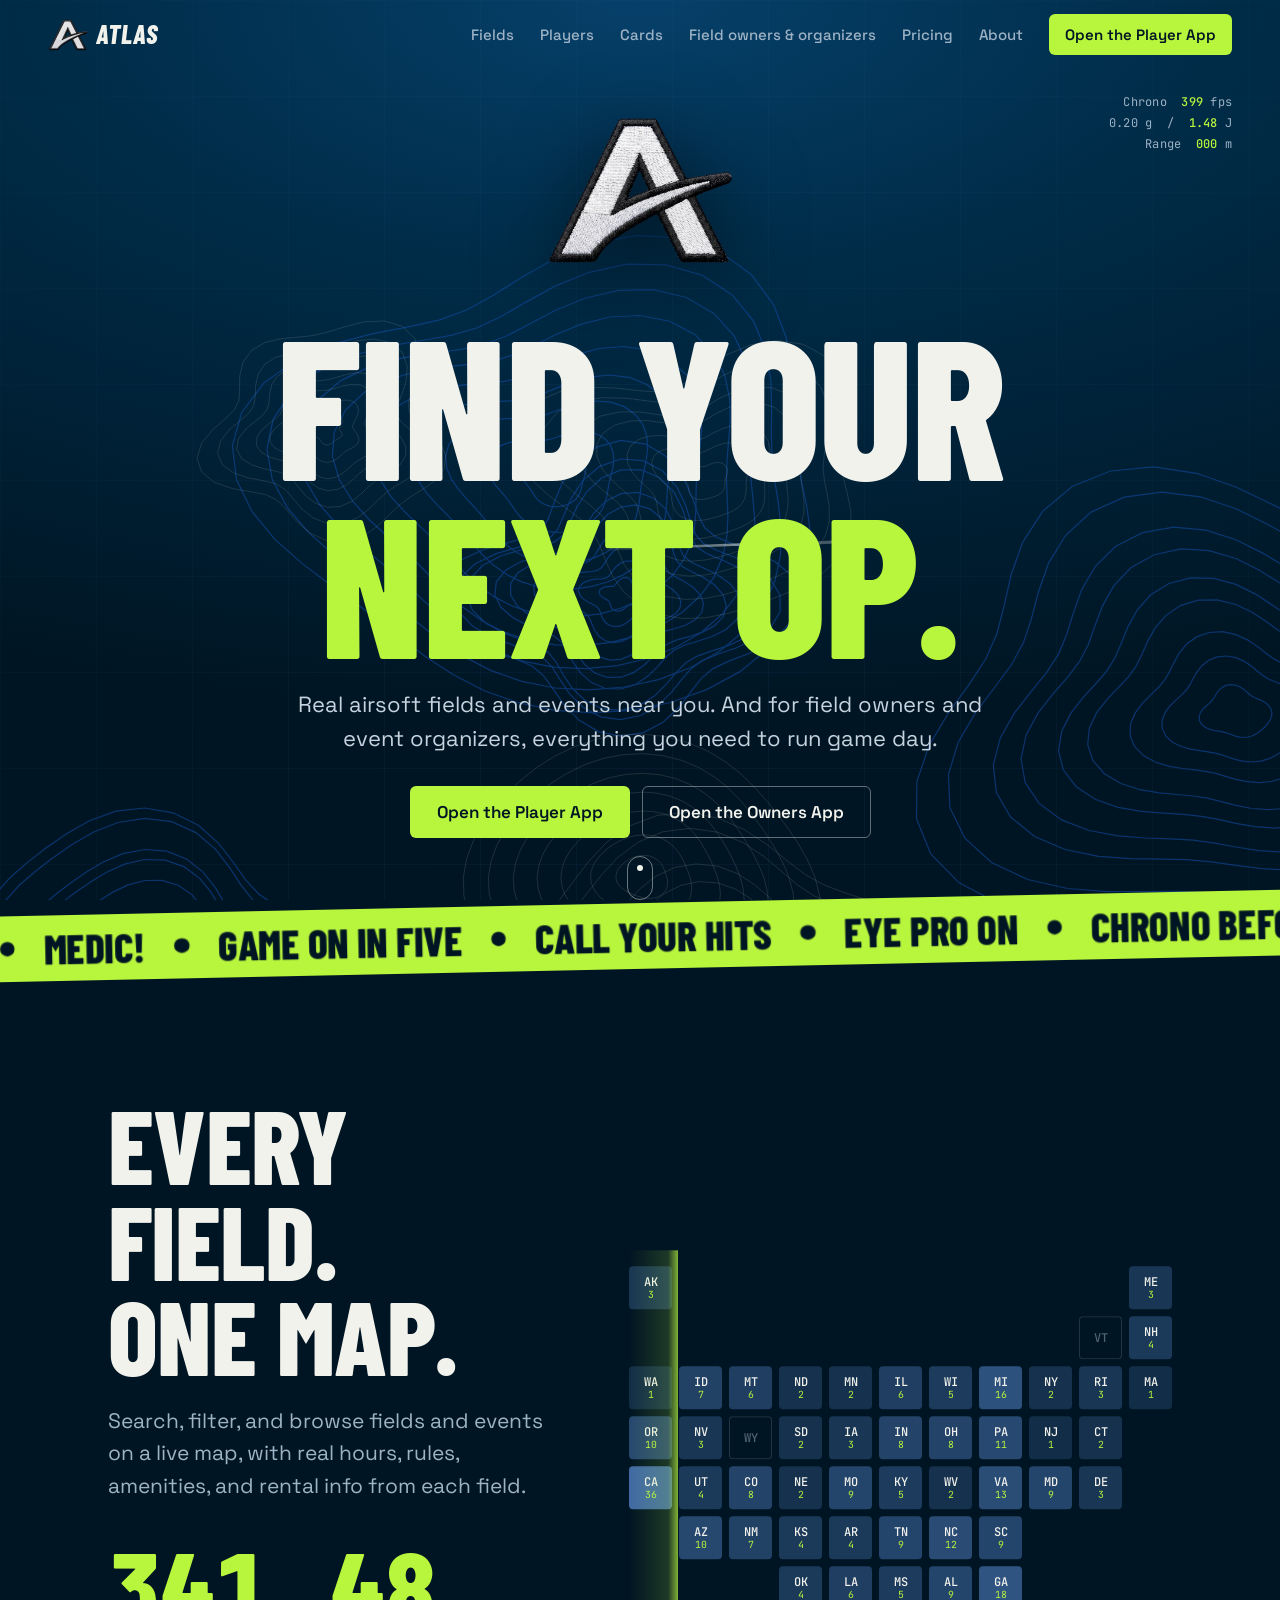
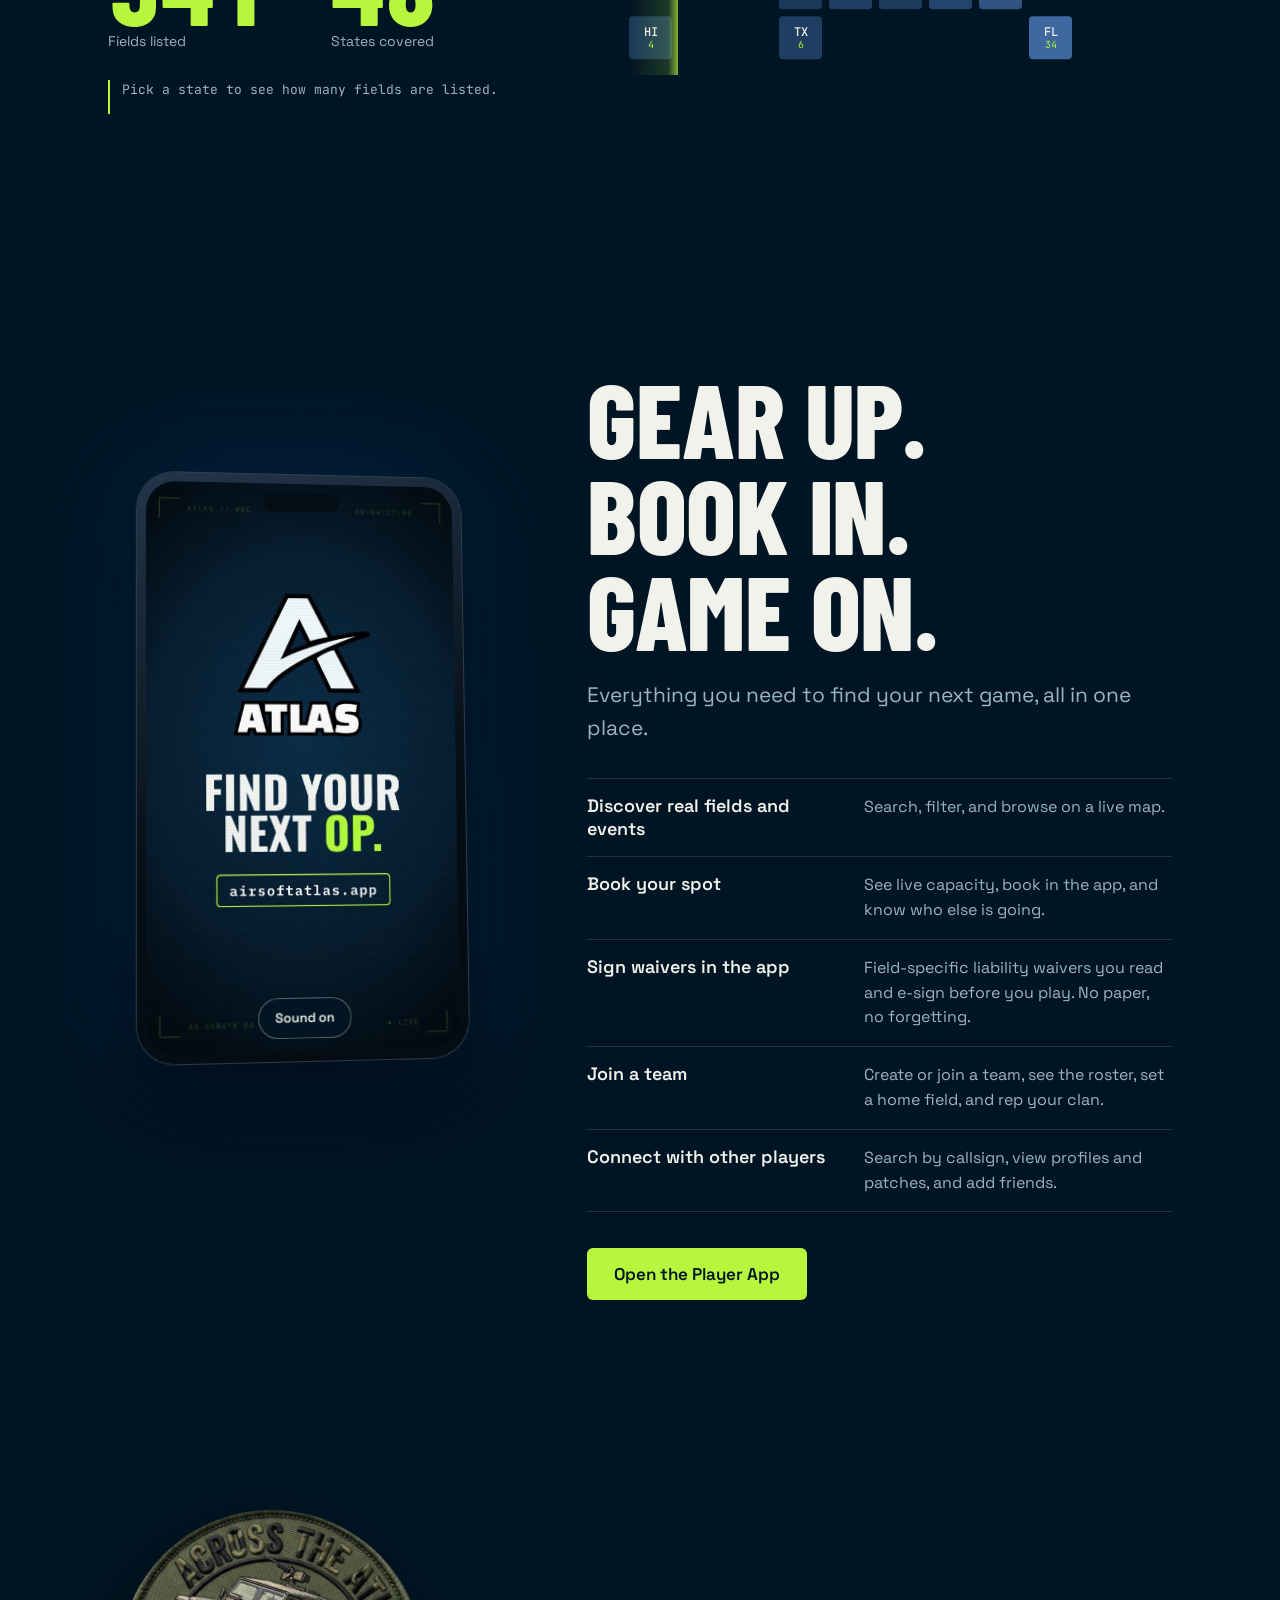
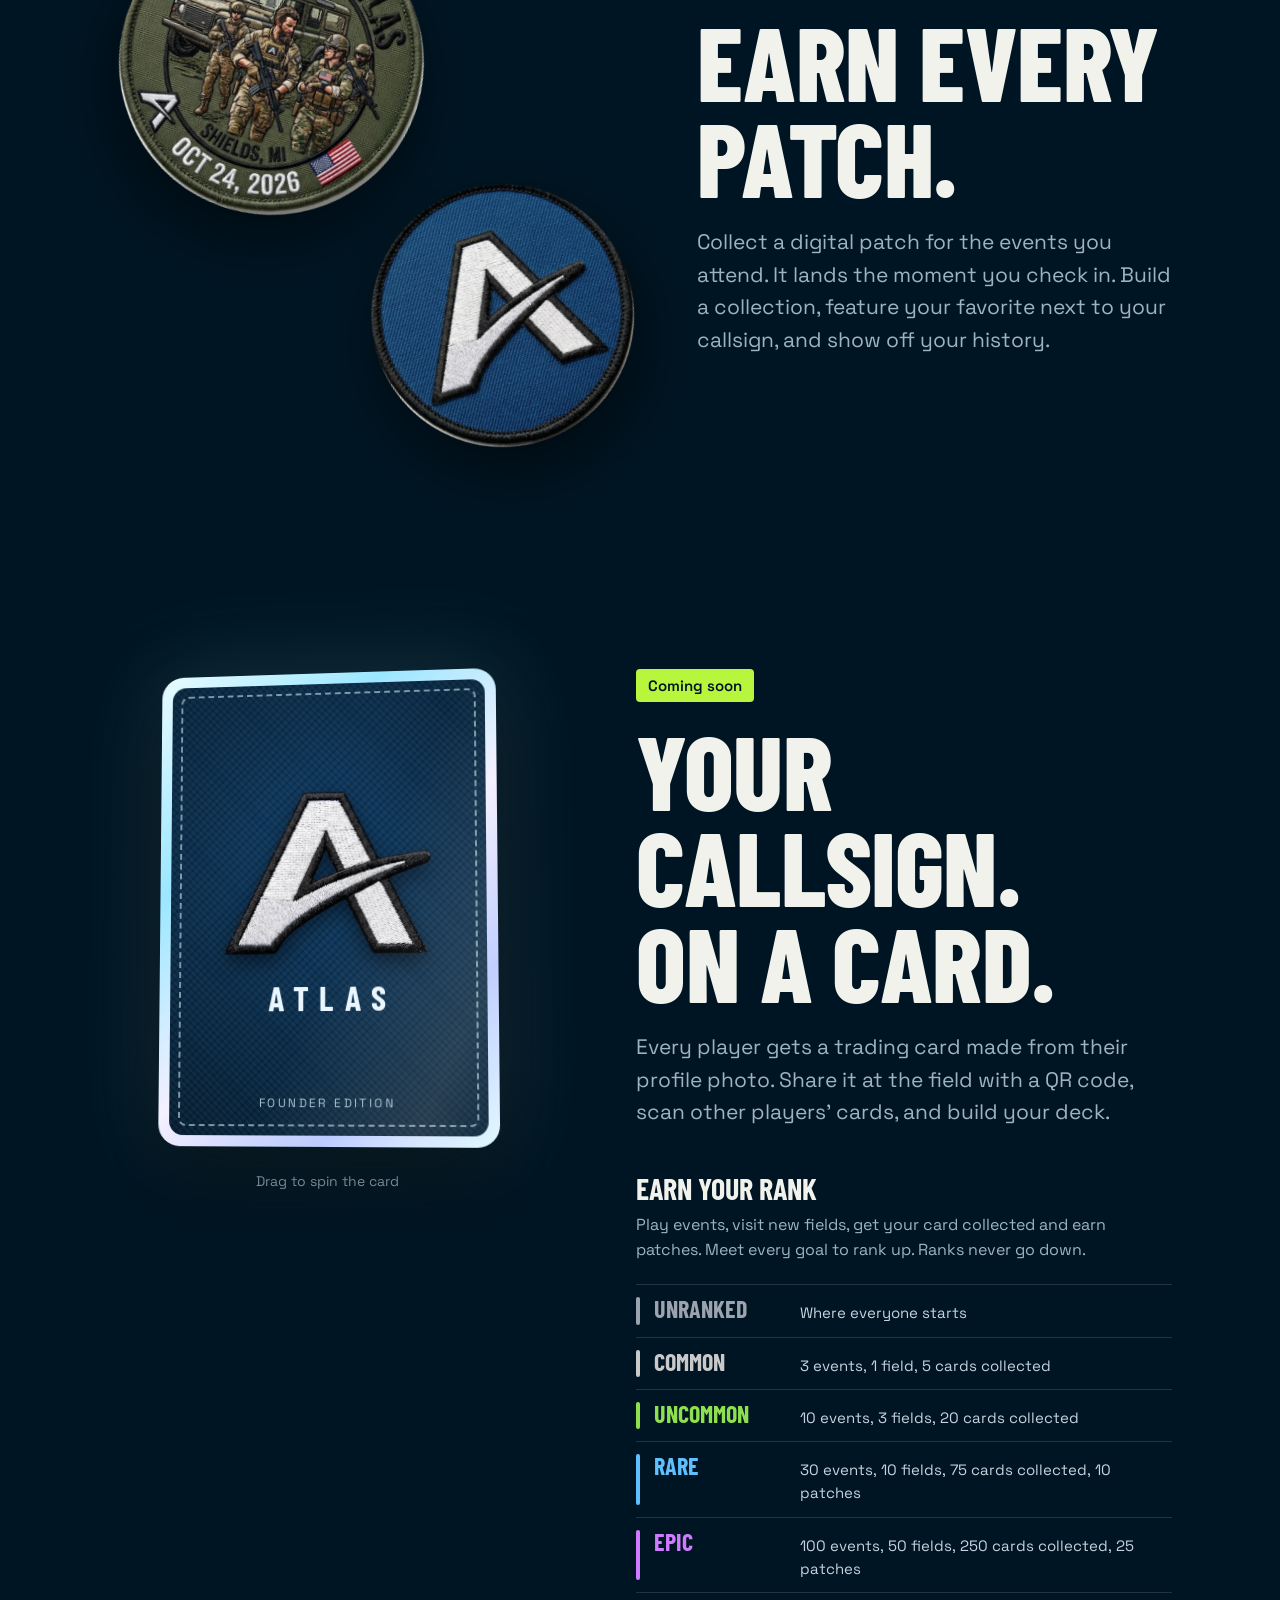
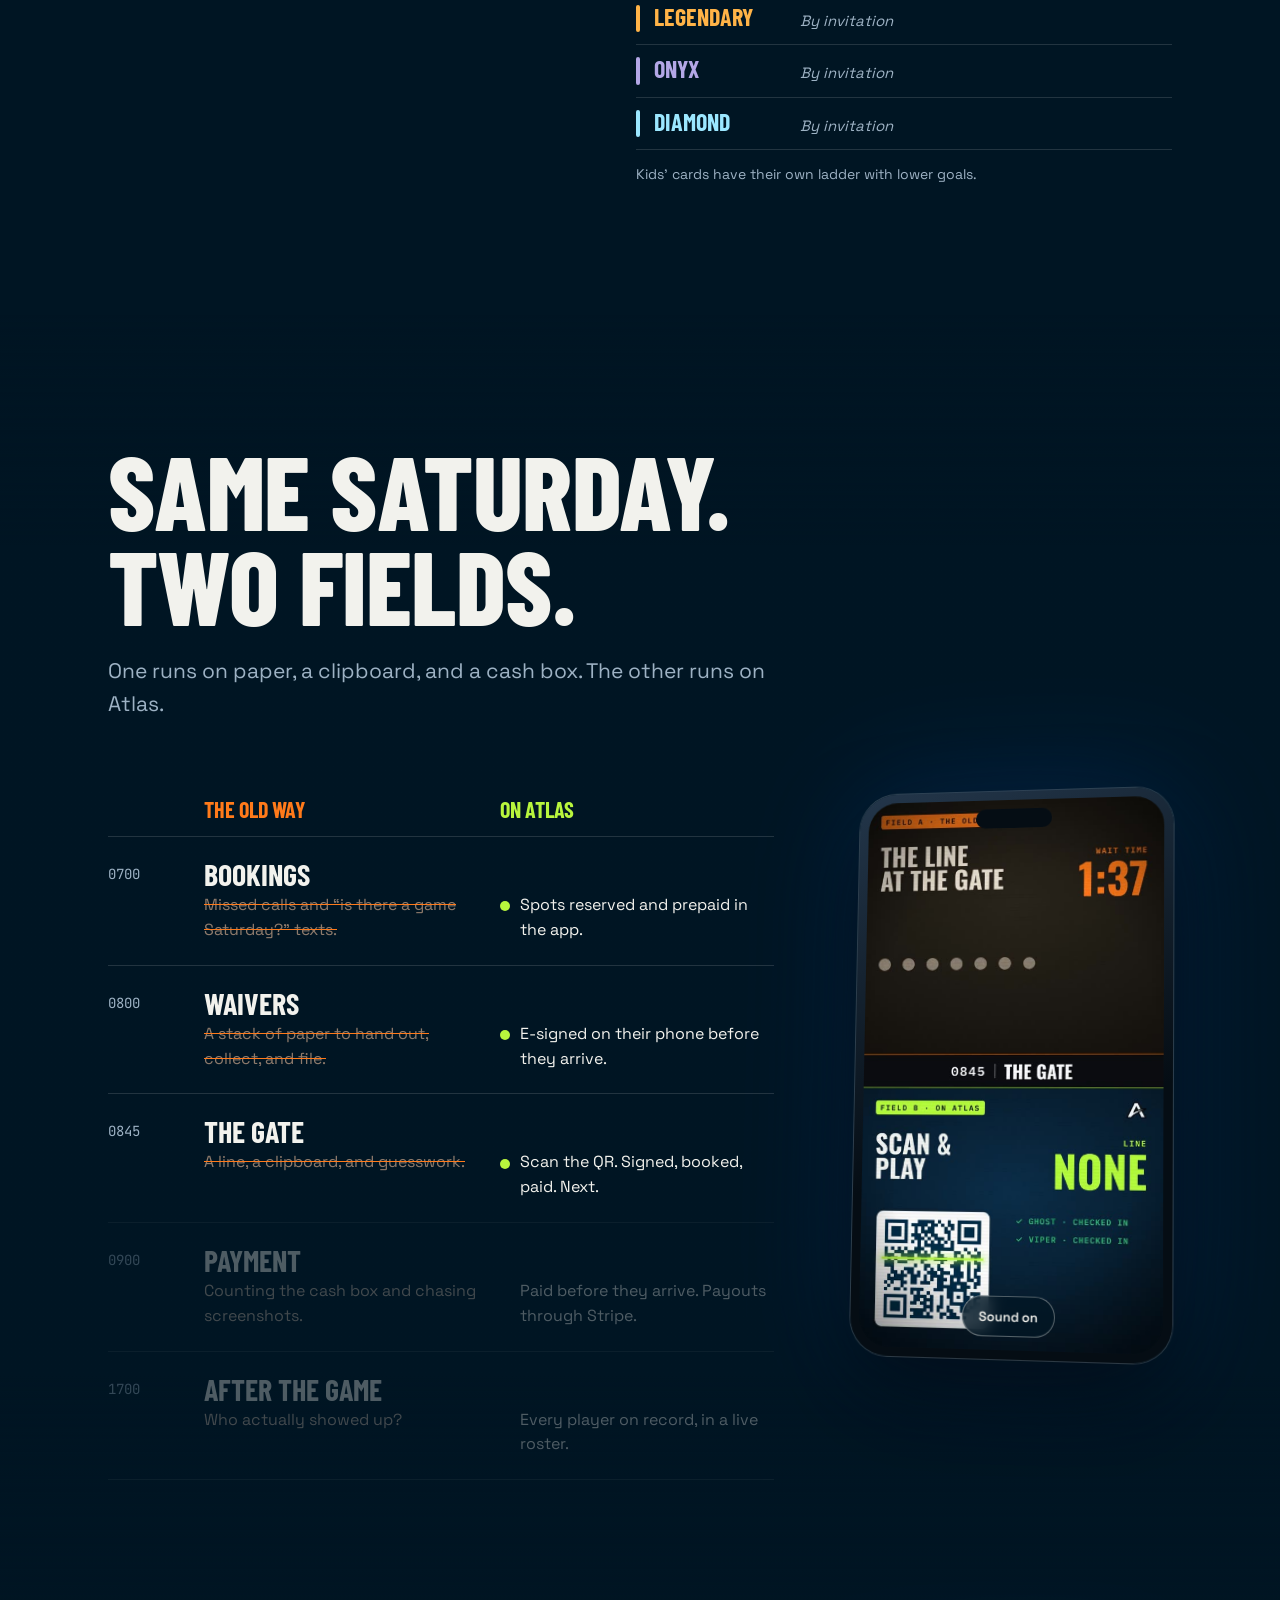
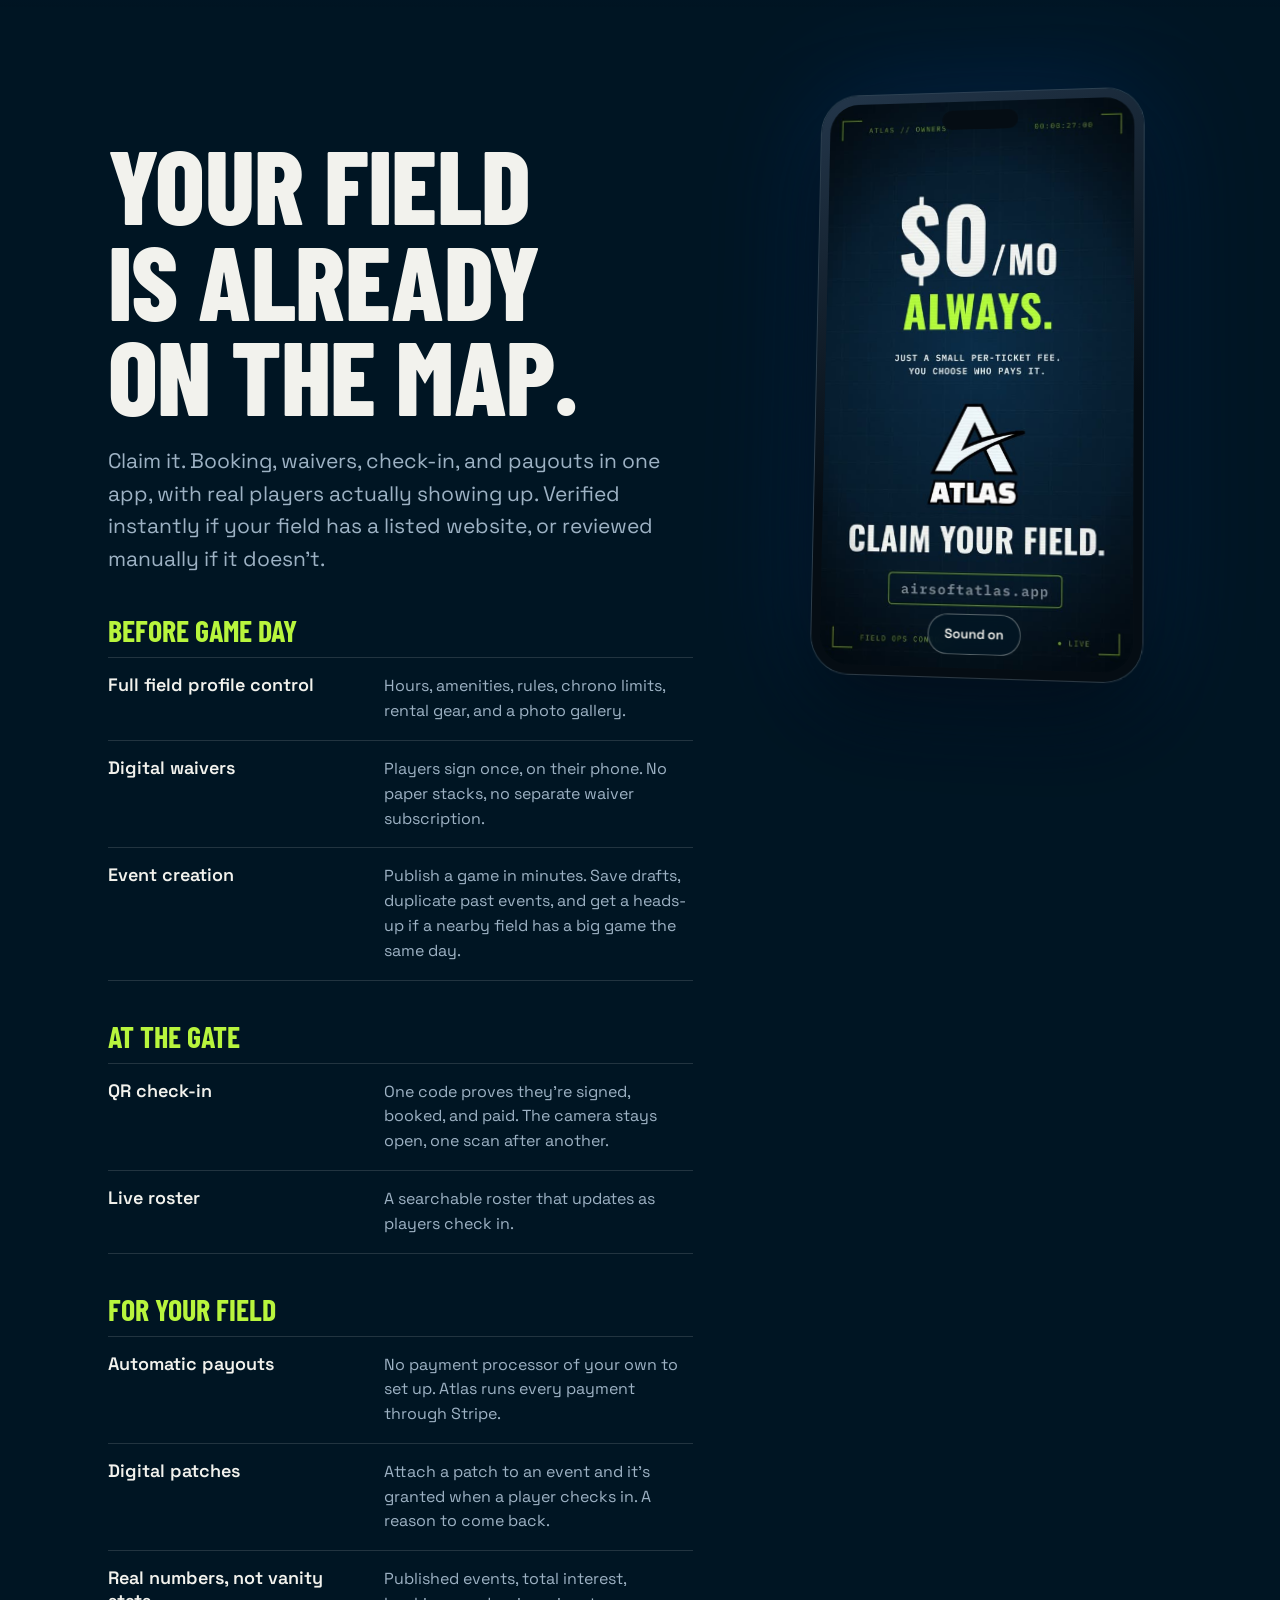
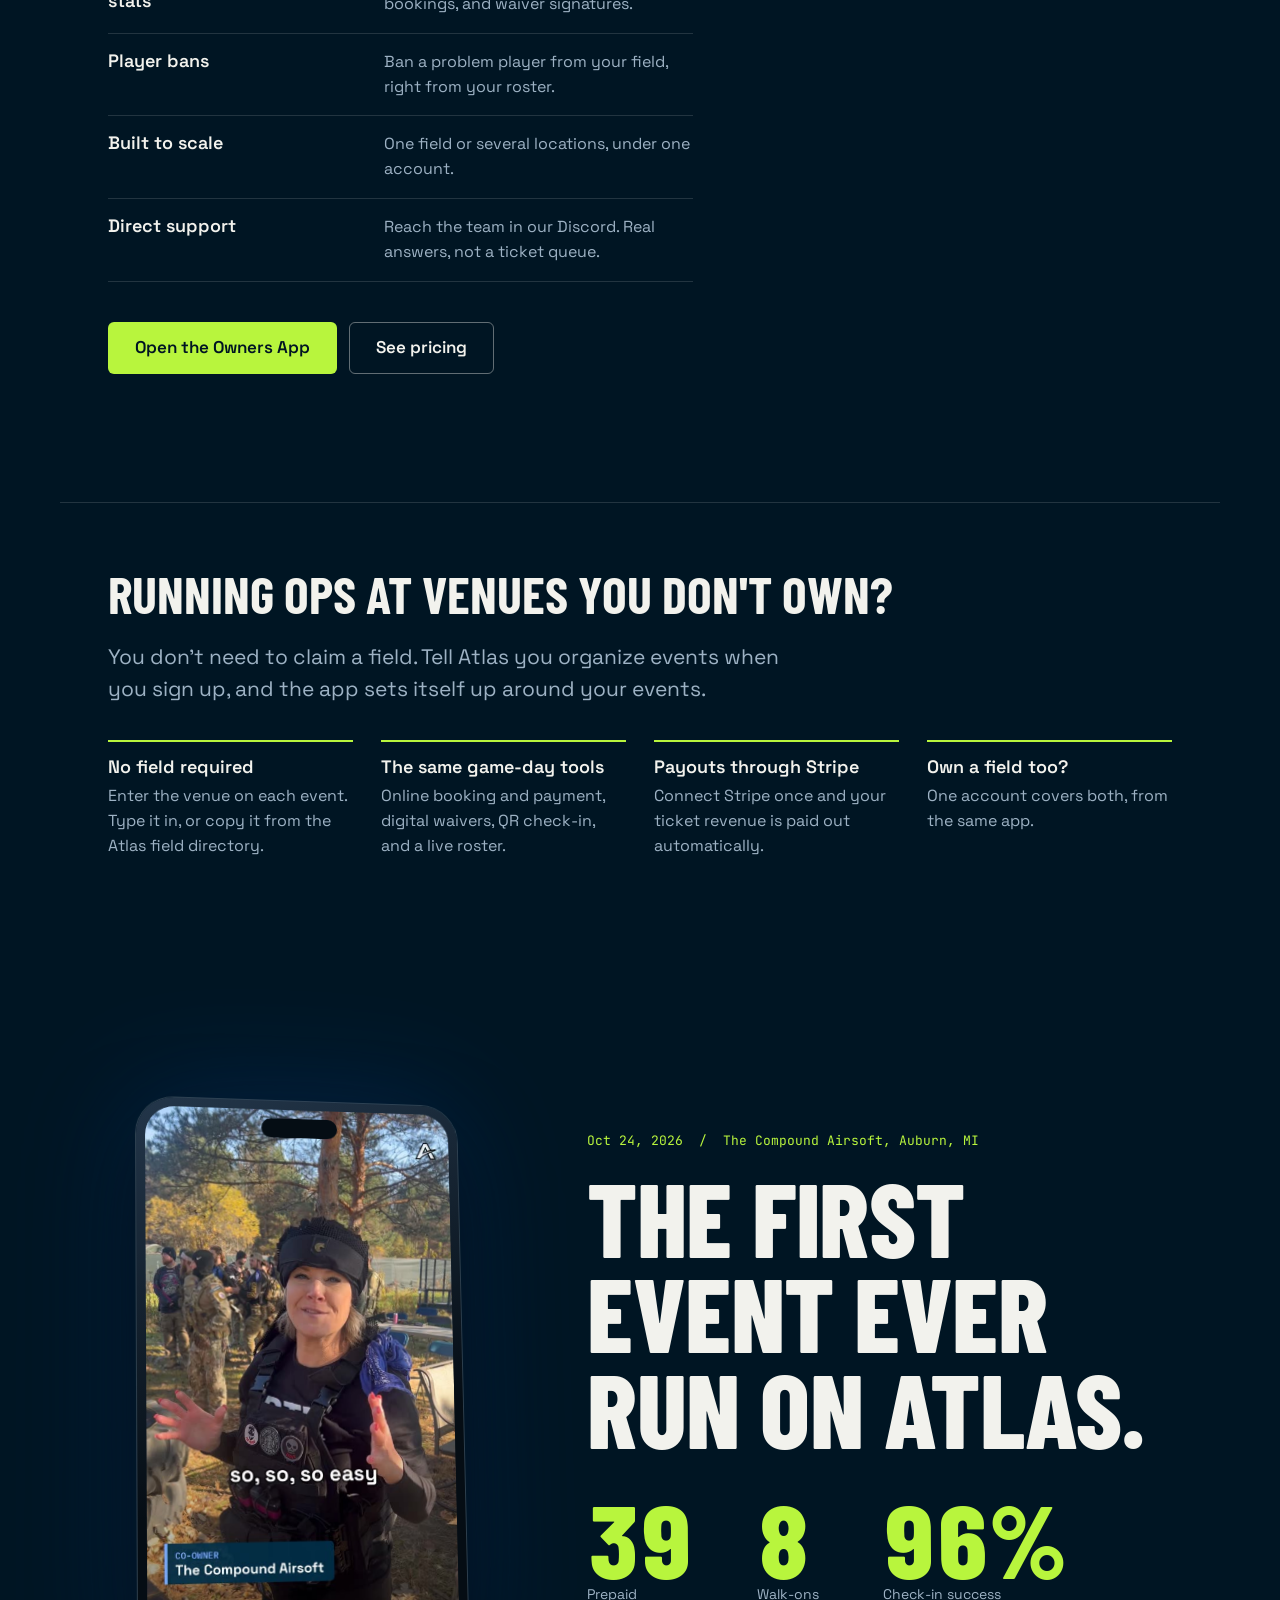
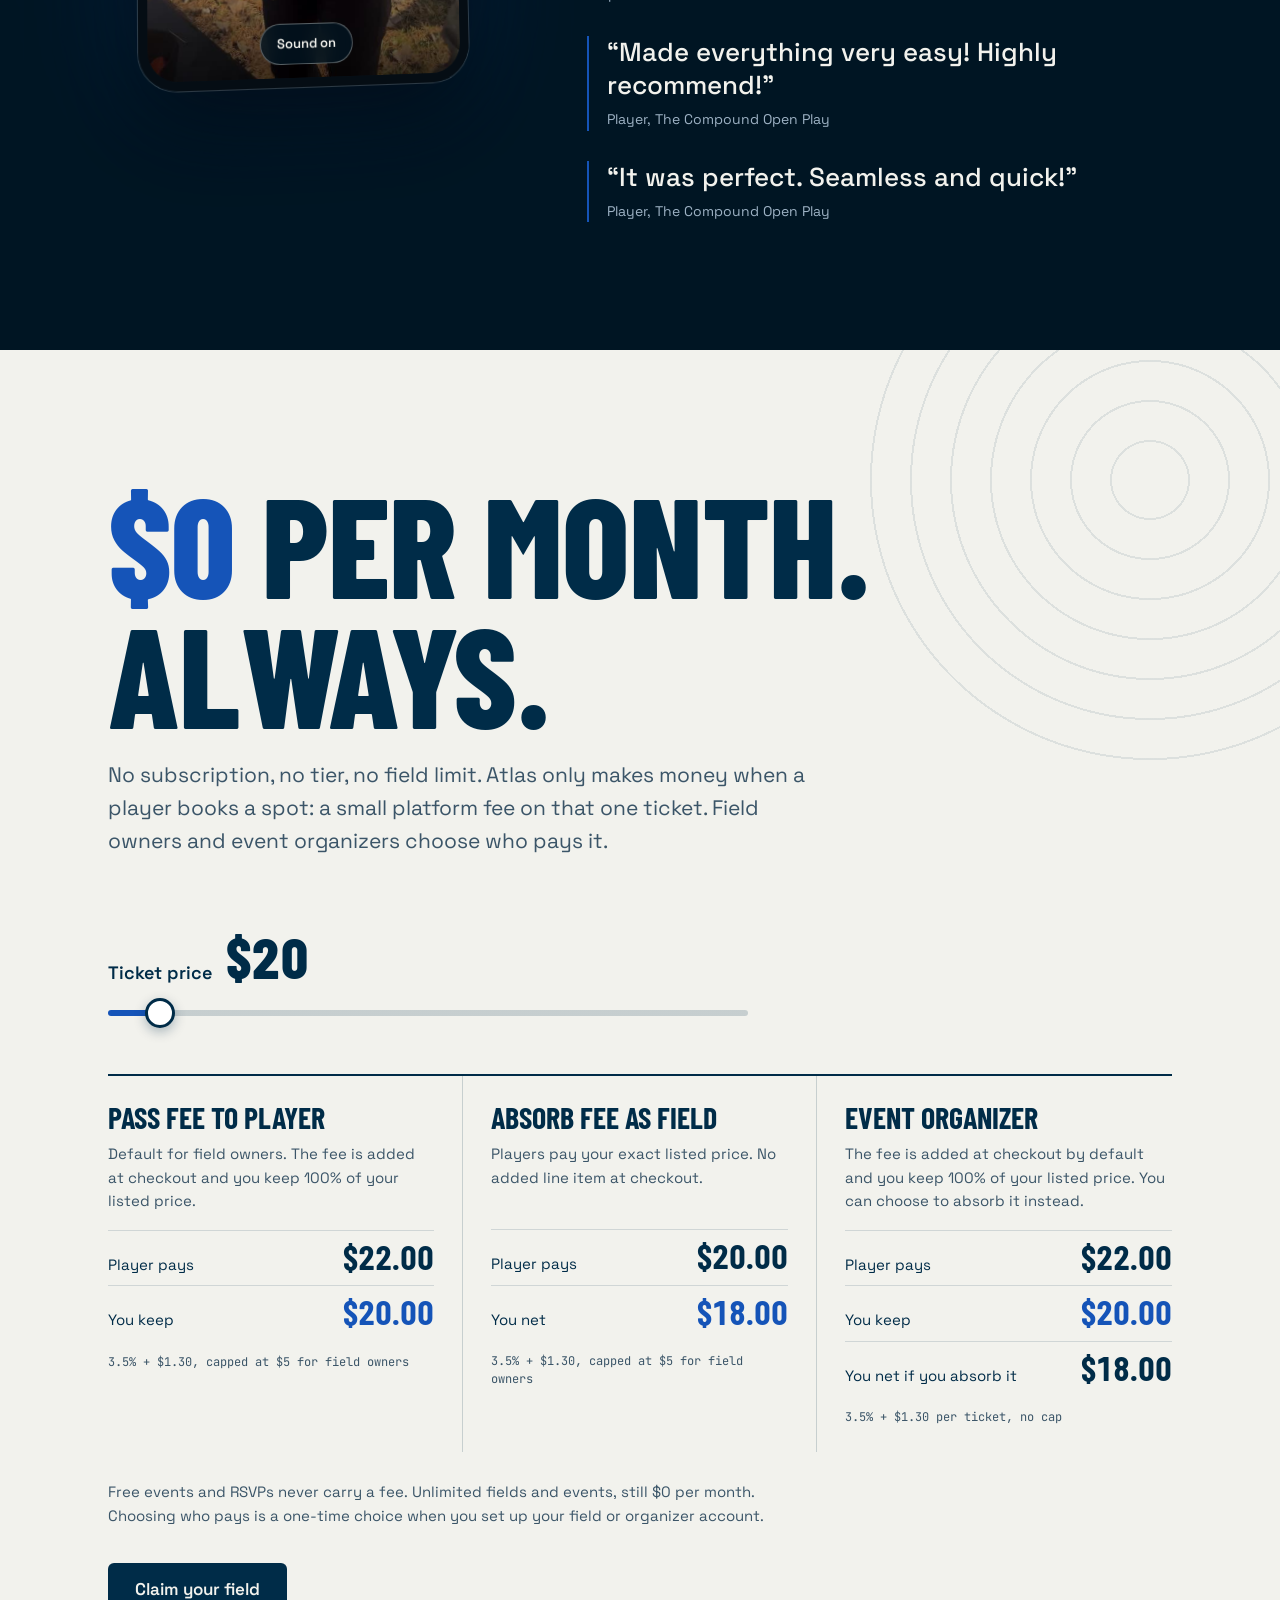
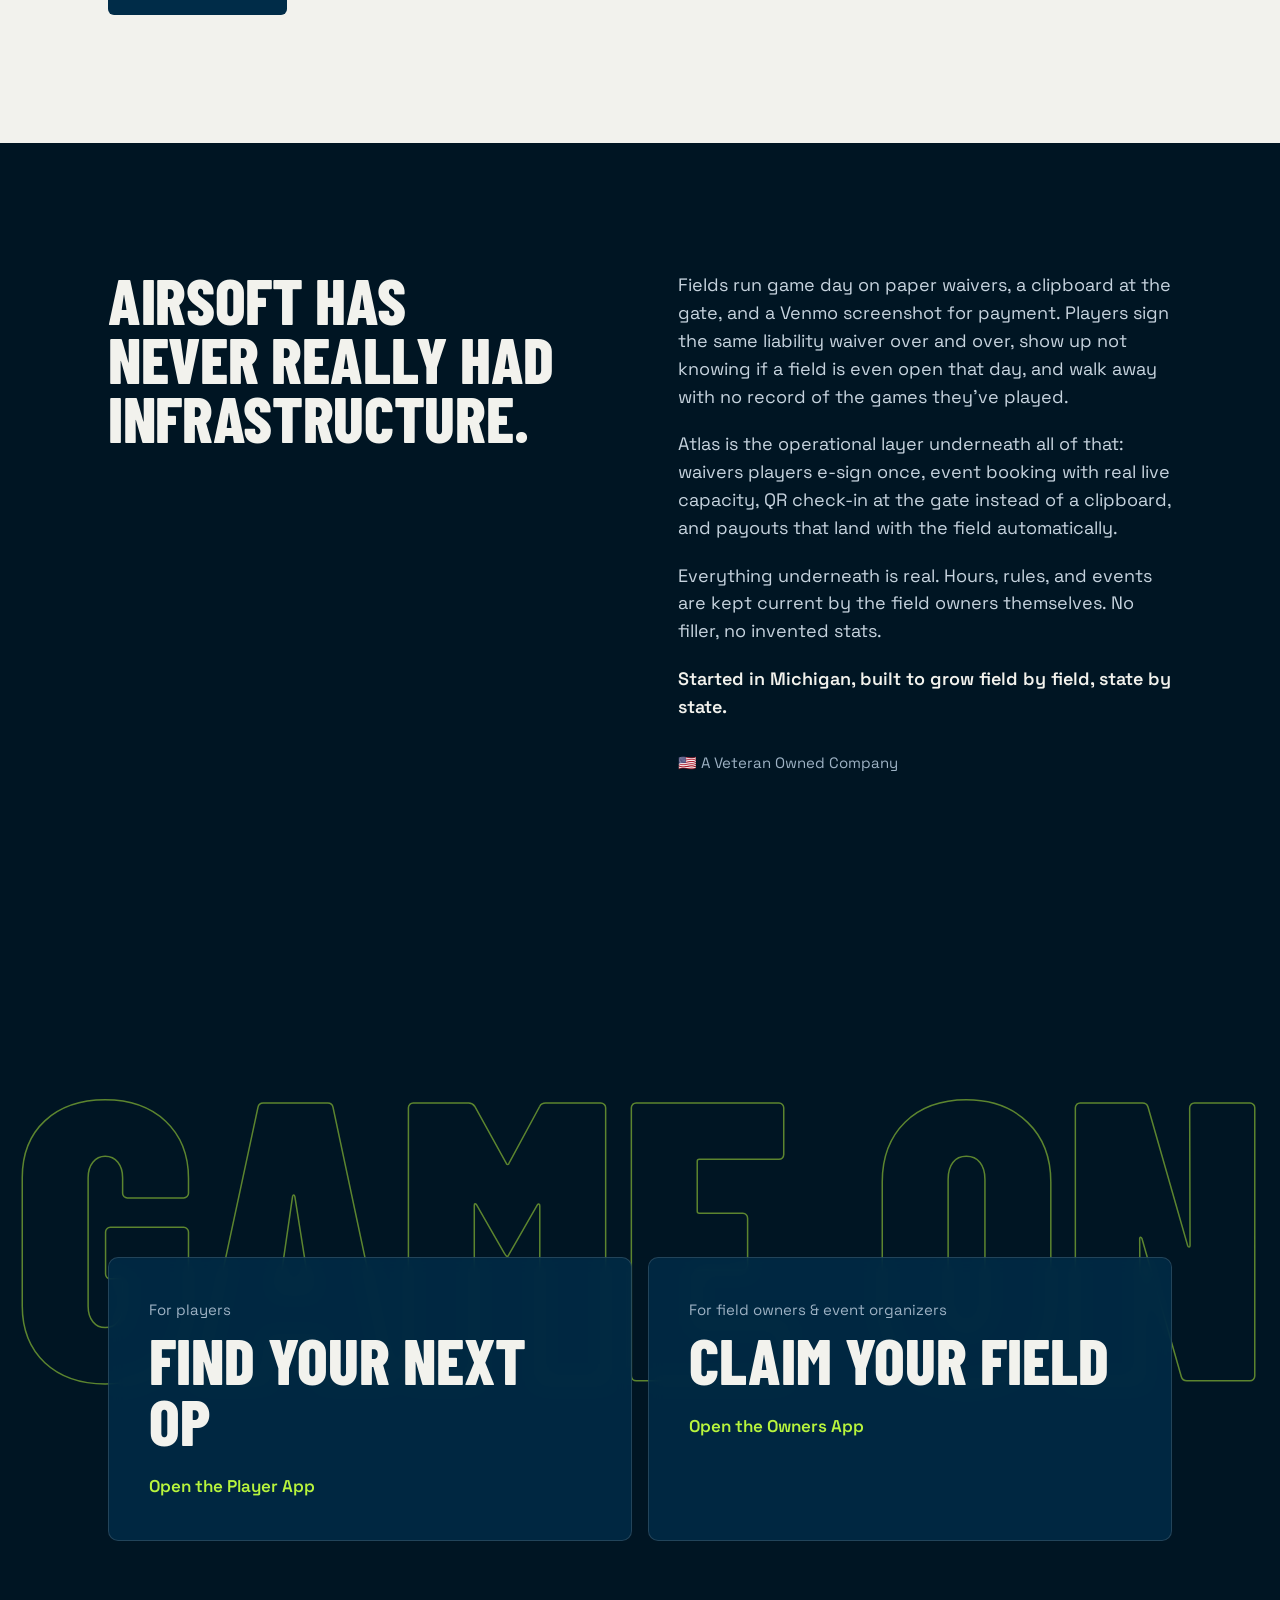
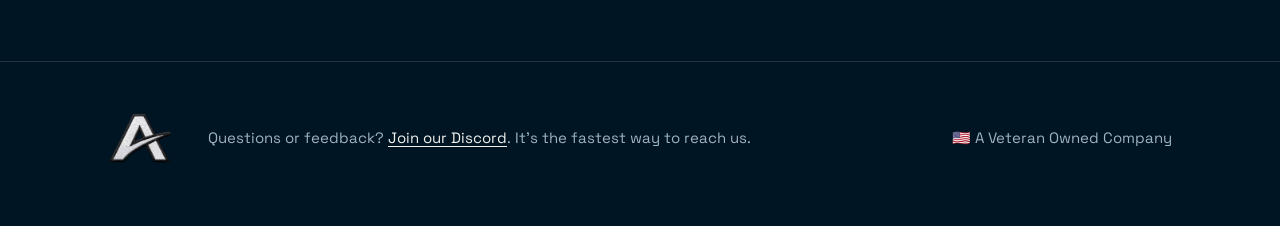
<file: index.html>
<!DOCTYPE html>
<html lang="en">
<head>
  <meta charset="UTF-8" />
  <meta name="viewport" content="width=device-width, initial-scale=1.0, viewport-fit=cover" />
  <title>Atlas — Find Airsoft Fields & Events Near You</title>
  <meta name="description" content="Find real airsoft fields and events near you, book your spot, sign waivers, and collect patches. Field owners and event organizers get booking, QR check-in, and payouts — $0 per month." />
  <link rel="canonical" href="https://airsoftatlas.app/" />
  <meta name="theme-color" content="#001523" />
  <meta property="og:type" content="website" />
  <meta property="og:url" content="https://airsoftatlas.app/" />
  <meta property="og:title" content="Atlas — Find Airsoft Fields & Events Near You" />
  <meta property="og:description" content="Find real airsoft fields and events near you, book your spot, and track your patches. Field owners and event organizers run game day from one app." />
  <meta property="og:image" content="https://airsoftatlas.app/logo.jpg" />
  <meta name="twitter:card" content="summary" />
  <meta name="twitter:title" content="Atlas — Find Airsoft Fields & Events Near You" />
  <meta name="twitter:description" content="Find real airsoft fields and events near you, book your spot, and track your patches." />
  <meta name="twitter:image" content="https://airsoftatlas.app/logo.jpg" />
  <link rel="icon" type="image/png" sizes="32x32" href="img/favicon-32.png" />
  <link rel="icon" type="image/png" sizes="16x16" href="img/favicon-16.png" />
  <link rel="apple-touch-icon" href="img/apple-touch-icon.png" />
  <link rel="preconnect" href="https://fonts.googleapis.com" />
  <link rel="preconnect" href="https://fonts.gstatic.com" crossorigin />
  <link href="https://fonts.googleapis.com/css2?family=Barlow+Condensed:wght@600;700;800&family=JetBrains+Mono:wght@400;500;700&family=Space+Grotesk:wght@400;500;600;700&display=swap" rel="stylesheet" />
  <link rel="stylesheet" href="site.css?v=5" />
</head>
<body>
  <a class="skip" href="#main">Skip to content</a>

  <!-- Fixed parallax terrain behind the whole page -->
  <div class="terrain" aria-hidden="true">
    <div class="terrain-layer" id="terrainFar"></div>
    <div class="terrain-layer" id="terrainNear"></div>
    <div class="terrain-grid" id="terrainGrid"></div>
  </div>

  <header class="nav" id="nav">
    <a class="nav-brand" href="#top" aria-label="Atlas home">
      <img src="img/atlas-mark.webp" alt="" width="40" height="40" />
      <span>Atlas</span>
    </a>
    <button class="nav-toggle" id="navToggle" aria-expanded="false" aria-controls="navLinks" aria-label="Menu">
      <span></span><span></span><span></span>
    </button>
    <nav class="nav-links" id="navLinks" aria-label="Main">
      <a href="#fields">Fields</a>
      <a href="#players">Players</a>
      <a href="#cards">Cards</a>
      <a href="#owners">Field owners &amp; organizers</a>
      <a href="#pricing">Pricing</a>
      <a href="#about">About</a>
      <a class="nav-cta" href="https://playerapp.airsoftatlas.app">Open the Player App</a>
    </nav>
  </header>

  <!-- Scroll meter: a 30-round mag that empties as you read -->
  <a class="mag" id="mag" href="#top" aria-label="Back to top">
    <span class="mag-rounds" id="magRounds" aria-hidden="true"></span>
    <span class="mag-count"><b id="magCount">30</b>/30</span>
    <span class="mag-reload">Reload</span>
  </a>

  <main id="main">
    <!-- ================= HERO ================= -->
    <section class="hero" id="top">
      <canvas class="hero-bbs" id="bbs" aria-hidden="true"></canvas>

      <div class="hud hud-tr" data-drift="-0.12" aria-hidden="true">
        Chrono &nbsp;<b id="chronoFps">398</b> fps<br />
        0.20 g &nbsp;/&nbsp; <b id="chronoJ">1.47</b> J<br />
        Range &nbsp;<b id="hudRange">000</b> m
      </div>

      <div class="hero-core">
        <div class="reticle" id="reticle" data-drift="0.28" aria-hidden="true">
          <img class="hero-logo" src="img/atlas-mark.webp" alt="Atlas" width="320" height="320" />
        </div>

        <h1 class="hero-title" data-drift="0.14">
          <span class="line"><span>Find your</span></span>
          <span class="line"><span>next op.</span></span>
        </h1>
        <p class="hero-sub" data-drift="0.08">
          Real airsoft fields and events near you. And for field owners and event organizers,
          everything you need to run game day.
        </p>
        <div class="hero-cta" data-drift="0.04">
          <a class="btn btn-lime" href="https://playerapp.airsoftatlas.app">Open the Player App</a>
          <a class="btn btn-ghost" href="https://ownerapp.airsoftatlas.app">Open the Owners App</a>
        </div>
      </div>

      <a class="hero-scroll" href="#fields" aria-label="Scroll to fields">
        <span></span>
      </a>
    </section>

    <!-- ================= CALLOUT TICKER ================= -->
    <div class="ticker" aria-hidden="true">
      <div class="ticker-track" id="tickerA">
        <span>Call your hits</span><i></i><span>Eye pro on</span><i></i><span>Chrono before you play</span><i></i><span>Barrel bags on</span><i></i><span>Mags out in the safe zone</span><i></i><span>Hit!</span><i></i><span>Medic!</span><i></i><span>Game on in five</span><i></i>
      </div>
    </div>

    <!-- ================= FIELDS / MAP ================= -->
    <section class="section fields" id="fields">
      <div class="wrap fields-grid">
        <div class="fields-copy">
          <h2 class="title">Every field.<br />One map.</h2>
          <p class="lede">
            Search, filter, and browse fields and events on a live map, with real hours, rules,
            amenities, and rental info from each field.
          </p>
          <dl class="stats">
            <div><dt>Fields listed</dt><dd><span data-count="341" id="statFields">341</span></dd></div>
            <div><dt>States covered</dt><dd><span data-count="48" id="statStates">48</span></dd></div>
          </dl>
          <p class="readout" id="stateReadout" aria-live="polite">Pick a state to see how many fields are listed.</p>
        </div>
        <div class="statemap" id="stateMap" data-parallax="0.06" role="group" aria-label="Fields listed by state">
          <div class="sweep" aria-hidden="true"></div>
        </div>
      </div>
    </section>

    <!-- ================= PLAYERS ================= -->
    <section class="section players" id="players">
      <div class="wrap split">
        <div class="split-media" data-parallax="0.1">
          <div class="phone" data-tilt="-1">
            <video class="phone-video" muted loop playsinline preload="none" poster="media/players-promo.jpg" data-src="media/players-promo.mp4"></video>
            <button class="sound" type="button" aria-pressed="false">Sound on</button>
          </div>
        </div>
        <div class="split-copy">
          <h2 class="title">Gear up.<br />Book in.<br />Game on.</h2>
          <p class="lede">Everything you need to find your next game, all in one place.</p>
          <ul class="kit">
            <li><h3>Discover real fields and events</h3><p>Search, filter, and browse on a live map.</p></li>
            <li><h3>Book your spot</h3><p>See live capacity, book in the app, and know who else is going.</p></li>
            <li><h3>Sign waivers in the app</h3><p>Field-specific liability waivers you read and e-sign before you play. No paper, no forgetting.</p></li>
            <li><h3>Join a team</h3><p>Create or join a team, see the roster, set a home field, and rep your clan.</p></li>
            <li><h3>Connect with other players</h3><p>Search by callsign, view profiles and patches, and add friends.</p></li>
          </ul>
          <a class="btn btn-lime" href="https://playerapp.airsoftatlas.app">Open the Player App</a>
        </div>
      </div>
    </section>

    <!-- ================= PATCHES ================= -->
    <section class="section patches" id="patches">
      <div class="wrap patches-grid">
        <div class="patch-stage" aria-hidden="true">
          <img class="patch patch-a" src="img/patch-across-the-atlas.webp" alt="" width="640" height="640" loading="lazy" data-parallax="0.09" data-rotate="-22" />
          <img class="patch patch-b" src="img/patch-atlas.webp" alt="" width="640" height="640" loading="lazy" data-parallax="-0.06" data-rotate="28" />
        </div>
        <div class="patches-copy">
          <h2 class="title">Earn every patch.</h2>
          <p class="lede">
            Collect a digital patch for the events you attend. It lands the moment you check in.
            Build a collection, feature your favorite next to your callsign, and show off your history.
          </p>
        </div>
      </div>
    </section>

    <!-- ================= TRADING CARDS ================= -->
    <section class="section cards" id="cards">
      <div class="wrap cards-grid">
        <div class="cards-stage" id="cardStage">
          <div class="tcard" id="tcard" role="img" aria-label="The Atlas Founder trading card: a photo of the founder with the callsign Atlas on the front, and the embroidered Atlas patch on the back">
            <div class="tcard-face tcard-front" aria-hidden="true">
              <div class="tcard-in">
                <div class="tcard-photo">
                  <img src="img/card-founder.webp" alt="" width="700" height="999" draggable="false" />
                </div>
                <span class="tcard-badge">Founder</span>
                <span class="tcard-call">Atlas</span>
              </div>
              <span class="tcard-holo"></span>
            </div>
            <div class="tcard-face tcard-back" aria-hidden="true">
              <div class="tcard-in tcard-fabric">
                <img src="img/card-patch.webp" alt="" width="640" height="508" loading="lazy" />
                <span class="tcard-word">Atlas</span>
                <span class="tcard-ed">Founder edition</span>
              </div>
              <span class="tcard-holo"></span>
            </div>
          </div>
          <p class="cards-hint">Drag to spin the card</p>
        </div>

        <div class="cards-copy">
          <p class="soon">Coming soon</p>
          <h2 class="title">Your callsign. On a card.</h2>
          <p class="lede">
            Every player gets a trading card made from their profile photo. Share it at the field
            with a QR code, scan other players' cards, and build your deck.
          </p>

          <h3 class="ladder-title">Earn your rank</h3>
          <p class="ladder-note">Play events, visit new fields, get your card collected and earn patches. Meet every goal to rank up. Ranks never go down.</p>
          <ol class="ladder" id="ladder">
            <li style="--rk:#9ca3af"><b>Unranked</b><span>Where everyone starts</span></li>
            <li style="--rk:#c9c9c9"><b>Common</b><span>3 events, 1 field, 5 cards collected</span></li>
            <li style="--rk:#8ee04f"><b>Uncommon</b><span>10 events, 3 fields, 20 cards collected</span></li>
            <li style="--rk:#5fc0ff"><b>Rare</b><span>30 events, 10 fields, 75 cards collected, 10 patches</span></li>
            <li style="--rk:#cf7bff"><b>Epic</b><span>100 events, 50 fields, 250 cards collected, 25 patches</span></li>
            <li class="ladder-gift" style="--rk:#ffb347"><b>Legendary</b><span>By invitation</span></li>
            <li class="ladder-gift" style="--rk:#b3a7e6"><b>Onyx</b><span>By invitation</span></li>
            <li class="ladder-gift" style="--rk:#9be7ff"><b>Diamond</b><span>By invitation</span></li>
          </ol>
          <p class="ladder-foot">Kids' cards have their own ladder with lower goals.</p>
        </div>
      </div>
    </section>

    <!-- ================= OLD WAY VS ATLAS ================= -->
    <section class="section versus" id="gameday">
      <div class="wrap">
        <h2 class="title">Same Saturday.<br />Two fields.</h2>
        <p class="lede">One runs on paper, a clipboard, and a cash box. The other runs on Atlas.</p>

        <div class="versus-grid">
          <ol class="timeline" id="timeline">
            <li class="tl-head" aria-hidden="true"><span></span><span class="old">The old way</span><span class="new">On Atlas</span></li>
            <li><time>0700</time><h3>Bookings</h3><p class="old">Missed calls and “is there a game Saturday?” texts.</p><p class="new">Spots reserved and prepaid in the app.</p></li>
            <li><time>0800</time><h3>Waivers</h3><p class="old">A stack of paper to hand out, collect, and file.</p><p class="new">E-signed on their phone before they arrive.</p></li>
            <li><time>0845</time><h3>The gate</h3><p class="old">A line, a clipboard, and guesswork.</p><p class="new">Scan the QR. Signed, booked, paid. Next.</p></li>
            <li><time>0900</time><h3>Payment</h3><p class="old">Counting the cash box and chasing screenshots.</p><p class="new">Paid before they arrive. Payouts through Stripe.</p></li>
            <li><time>1700</time><h3>After the game</h3><p class="old">Who actually showed up?</p><p class="new">Every player on record, in a live roster.</p></li>
          </ol>
          <div class="versus-media" data-parallax="0.08">
            <div class="phone" data-tilt="1">
              <video class="phone-video" muted loop playsinline preload="none" poster="media/old-way-vs-atlas.jpg" data-src="media/old-way-vs-atlas.mp4"></video>
              <button class="sound" type="button" aria-pressed="false">Sound on</button>
            </div>
          </div>
        </div>
      </div>
    </section>

    <!-- ================= OWNERS ================= -->
    <section class="section owners" id="owners">
      <div class="wrap split split-rev">
        <div class="split-copy">
          <h2 class="title">Your field is already on the map.</h2>
          <p class="lede">
            Claim it. Booking, waivers, check-in, and payouts in one app, with real players actually showing up.
            Verified instantly if your field has a listed website, or reviewed manually if it doesn't.
          </p>

          <div class="phase">
            <h3 class="phase-name">Before game day</h3>
            <ul class="kit kit-tight">
              <li><h4>Full field profile control</h4><p>Hours, amenities, rules, chrono limits, rental gear, and a photo gallery.</p></li>
              <li><h4>Digital waivers</h4><p>Players sign once, on their phone. No paper stacks, no separate waiver subscription.</p></li>
              <li><h4>Event creation</h4><p>Publish a game in minutes. Save drafts, duplicate past events, and get a heads-up if a nearby field has a big game the same day.</p></li>
            </ul>
          </div>
          <div class="phase">
            <h3 class="phase-name">At the gate</h3>
            <ul class="kit kit-tight">
              <li><h4>QR check-in</h4><p>One code proves they're signed, booked, and paid. The camera stays open, one scan after another.</p></li>
              <li><h4>Live roster</h4><p>A searchable roster that updates as players check in.</p></li>
            </ul>
          </div>
          <div class="phase">
            <h3 class="phase-name">For your field</h3>
            <ul class="kit kit-tight">
              <li><h4>Automatic payouts</h4><p>No payment processor of your own to set up. Atlas runs every payment through Stripe.</p></li>
              <li><h4>Digital patches</h4><p>Attach a patch to an event and it's granted when a player checks in. A reason to come back.</p></li>
              <li><h4>Real numbers, not vanity stats</h4><p>Published events, total interest, bookings, and waiver signatures.</p></li>
              <li><h4>Player bans</h4><p>Ban a problem player from your field, right from your roster.</p></li>
              <li><h4>Built to scale</h4><p>One field or several locations, under one account.</p></li>
              <li><h4>Direct support</h4><p>Reach the team in our Discord. Real answers, not a ticket queue.</p></li>
            </ul>
          </div>
          <div class="cta-row">
            <a class="btn btn-lime" href="https://ownerapp.airsoftatlas.app">Open the Owners App</a>
            <a class="btn btn-ghost" href="#pricing">See pricing</a>
          </div>
        </div>
        <div class="split-media split-sticky" data-parallax="0.06">
          <div class="phone" data-tilt="1">
            <video class="phone-video" muted loop playsinline preload="none" poster="media/owners-promo.jpg" data-src="media/owners-promo.mp4"></video>
            <button class="sound" type="button" aria-pressed="false">Sound on</button>
          </div>
        </div>
      </div>

      <div class="wrap organizers" id="organizers">
        <h3 class="subtitle">Running ops at venues you don't own?</h3>
        <p class="lede">
          You don't need to claim a field. Tell Atlas you organize events when you sign up,
          and the app sets itself up around your events.
        </p>
        <ul class="kit kit-row">
          <li><h4>No field required</h4><p>Enter the venue on each event. Type it in, or copy it from the Atlas field directory.</p></li>
          <li><h4>The same game-day tools</h4><p>Online booking and payment, digital waivers, QR check-in, and a live roster.</p></li>
          <li><h4>Payouts through Stripe</h4><p>Connect Stripe once and your ticket revenue is paid out automatically.</p></li>
          <li><h4>Own a field too?</h4><p>One account covers both, from the same app.</p></li>
        </ul>
      </div>
    </section>

    <!-- ================= PROOF ================= -->
    <section class="section proof" id="proof">
      <div class="wrap split">
        <div class="split-media" data-parallax="0.1">
          <div class="phone" data-tilt="-1">
            <video class="phone-video" muted loop playsinline preload="none" poster="media/compound-feedback.jpg" data-src="media/compound-feedback.mp4"></video>
            <button class="sound" type="button" aria-pressed="false">Sound on</button>
          </div>
        </div>
        <div class="split-copy">
          <p class="stamp">Oct 24, 2026 &nbsp;/&nbsp; The Compound Airsoft, Auburn, MI</p>
          <h2 class="title">The first event ever run on Atlas.</h2>
          <dl class="stats stats-wide">
            <div><dt>Prepaid</dt><dd><span data-count="41">41</span></dd></div>
            <div><dt>Walk-ons</dt><dd><span data-count="8">8</span></dd></div>
            <div><dt>Check-in success</dt><dd><span data-count="100">100</span>%</dd></div>
          </dl>
          <figure class="quote">
            <blockquote>“Made everything very easy! Highly recommend!”</blockquote>
            <figcaption>Player, The Compound Open Play</figcaption>
          </figure>
          <figure class="quote">
            <blockquote>“It was perfect. Seamless and quick!”</blockquote>
            <figcaption>Player, The Compound Open Play</figcaption>
          </figure>
        </div>
      </div>
    </section>

    <!-- ================= PRICING ================= -->
    <section class="section pricing" id="pricing">
      <div class="wrap">
        <h2 class="title title-xl"><span class="zero">$0</span> per month.<br />Always.</h2>
        <p class="lede">
          No subscription, no tier, no field limit. Atlas only makes money when a player books a spot:
          a small platform fee on that one ticket. Field owners and event organizers choose who pays it.
        </p>

        <div class="calc">
          <label class="calc-label" for="ticket">Ticket price <output id="ticketOut" for="ticket">$20</output></label>
          <input type="range" id="ticket" min="5" max="250" step="1" value="20" />
          <div class="plans">
            <article class="plan">
              <h3>Pass fee to player</h3>
              <p class="plan-note">Default for field owners. The fee is added at checkout and you keep 100% of your listed price.</p>
              <dl>
                <div><dt>Player pays</dt><dd id="passPlayer">$22.00</dd></div>
                <div><dt>You keep</dt><dd id="passKeep" class="win">$20.00</dd></div>
              </dl>
              <p class="plan-fee">3.5% + $1.30, capped at $5 for field owners</p>
            </article>
            <article class="plan">
              <h3>Absorb fee as field</h3>
              <p class="plan-note">Players pay your exact listed price. No added line item at checkout.</p>
              <dl>
                <div><dt>Player pays</dt><dd id="absPlayer">$20.00</dd></div>
                <div><dt>You net</dt><dd id="absKeep" class="win">$18.00</dd></div>
              </dl>
              <p class="plan-fee">3.5% + $1.30, capped at $5 for field owners</p>
            </article>
            <article class="plan">
              <h3>Event organizer</h3>
              <p class="plan-note">The fee is added at checkout by default and you keep 100% of your listed price. You can choose to absorb it instead.</p>
              <dl>
                <div><dt>Player pays</dt><dd id="orgPlayer">$22.00</dd></div>
                <div><dt>You keep</dt><dd id="orgKeep" class="win">$20.00</dd></div>
                <div><dt>You net if you absorb it</dt><dd id="orgAbsorb">$18.00</dd></div>
              </dl>
              <p class="plan-fee">3.5% + $1.30 per ticket, no cap</p>
            </article>
          </div>
          <p class="calc-foot">
            Free events and RSVPs never carry a fee. Unlimited fields and events, still $0 per month.
            Choosing who pays is a one-time choice when you set up your field or organizer account.
          </p>
        </div>
        <a class="btn btn-navy" href="https://ownerapp.airsoftatlas.app">Claim your field</a>
      </div>
    </section>

    <!-- ================= ABOUT ================= -->
    <section class="section about" id="about">
      <div class="wrap about-grid">
        <h2 class="title">Airsoft has never really had infrastructure.</h2>
        <div class="about-copy">
          <p>
            Fields run game day on paper waivers, a clipboard at the gate, and a Venmo screenshot for payment.
            Players sign the same liability waiver over and over, show up not knowing if a field is even open
            that day, and walk away with no record of the games they've played.
          </p>
          <p>
            Atlas is the operational layer underneath all of that: waivers players e-sign once, event booking
            with real live capacity, QR check-in at the gate instead of a clipboard, and payouts that land with
            the field automatically.
          </p>
          <p>
            Everything underneath is real. Hours, rules, and events are kept current by the field owners
            themselves. No filler, no invented stats.
          </p>
          <p class="about-origin">Started in Michigan, built to grow field by field, state by state.</p>
          <p class="veteran">🇺🇸 A Veteran Owned Company</p>
        </div>
      </div>
    </section>

    <!-- ================= FINAL CTA ================= -->
    <section class="section final" id="go">
      <div class="final-word" aria-hidden="true" data-parallax="-0.18">Game on</div>
      <div class="wrap final-grid">
        <a class="door" href="https://playerapp.airsoftatlas.app">
          <span class="door-who">For players</span>
          <span class="door-do">Find your next op</span>
          <span class="door-go">Open the Player App</span>
        </a>
        <a class="door" href="https://ownerapp.airsoftatlas.app">
          <span class="door-who">For field owners &amp; event organizers</span>
          <span class="door-do">Claim your field</span>
          <span class="door-go">Open the Owners App</span>
        </a>
      </div>
    </section>
  </main>

  <footer class="footer">
    <div class="wrap footer-grid">
      <img src="img/atlas-mark.webp" alt="Atlas" width="72" height="72" loading="lazy" />
      <p>Questions or feedback? <a href="https://discord.gg/4FFyd2qAs">Join our Discord</a>. It's the fastest way to reach us.</p>
      <p class="footer-small">🇺🇸 A Veteran Owned Company</p>
    </div>
  </footer>

  <script src="site.js?v=5" defer></script>
</body>
</html>
</file>
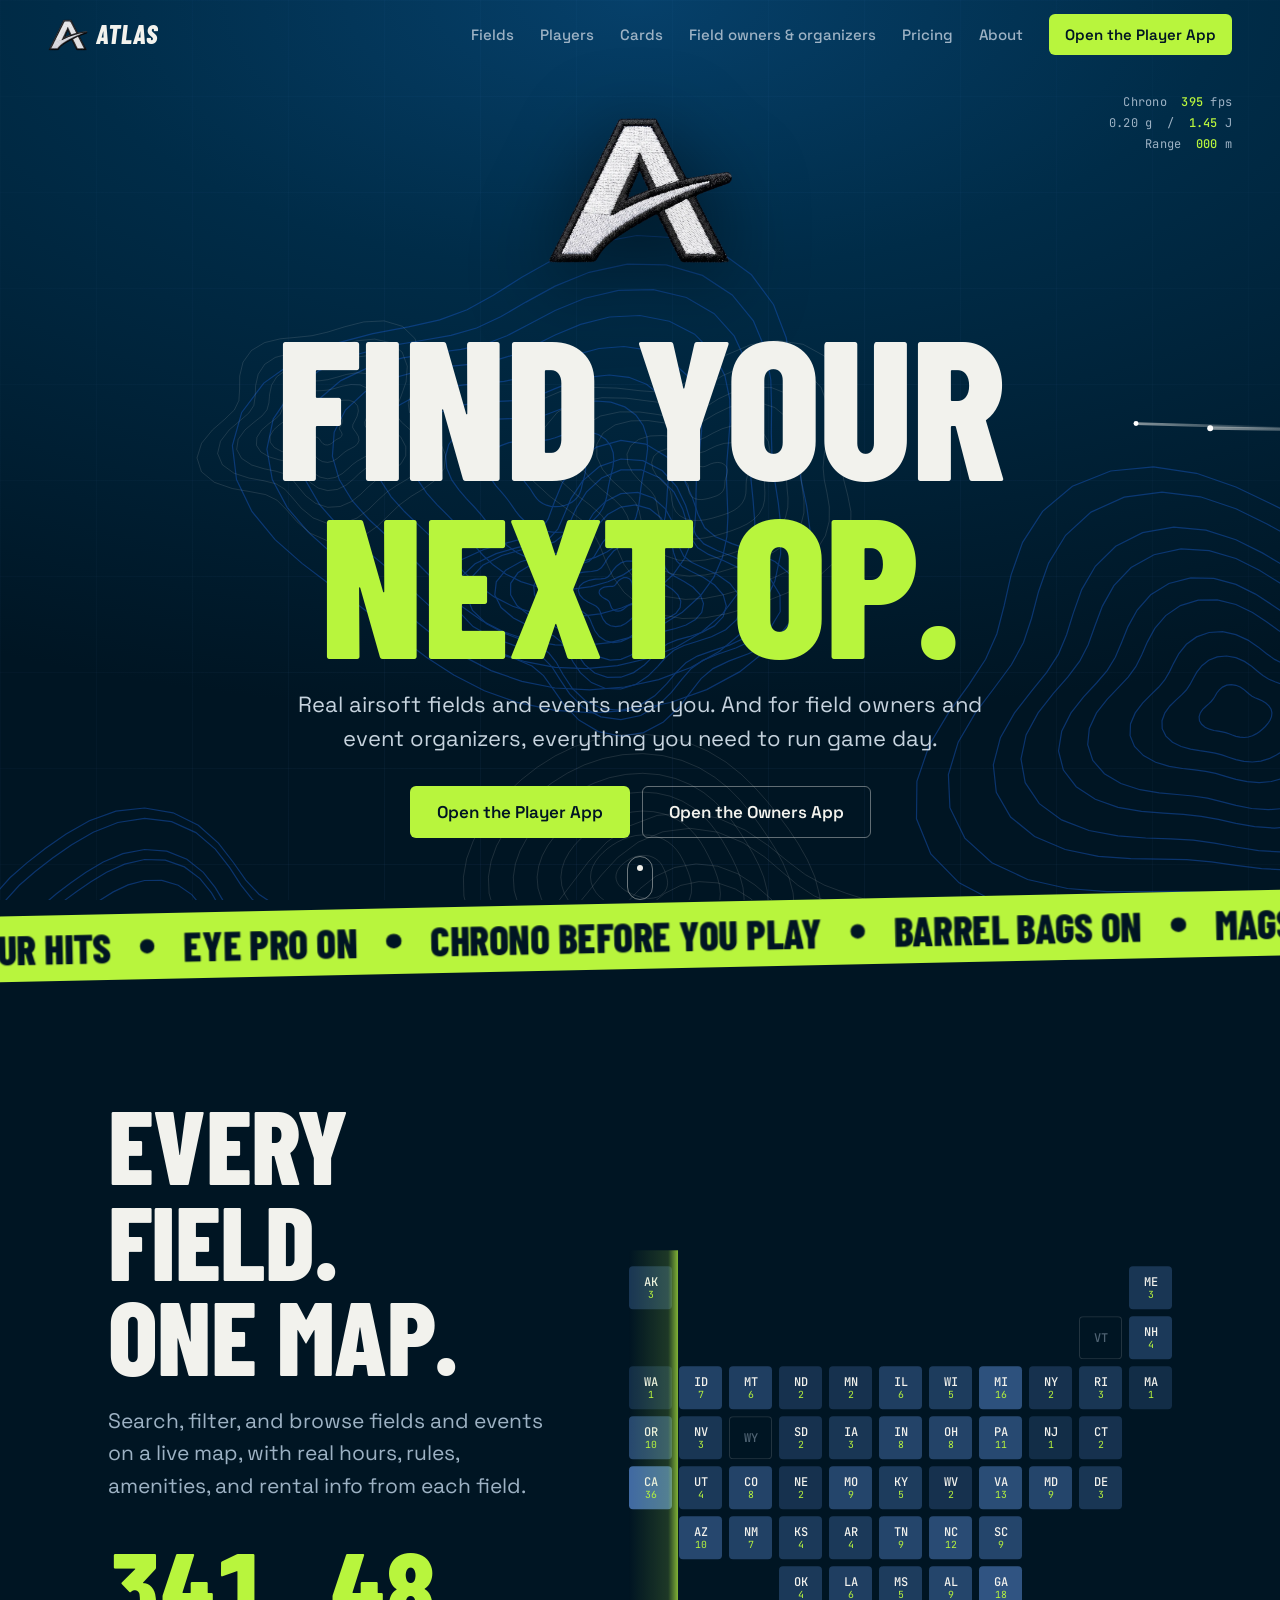
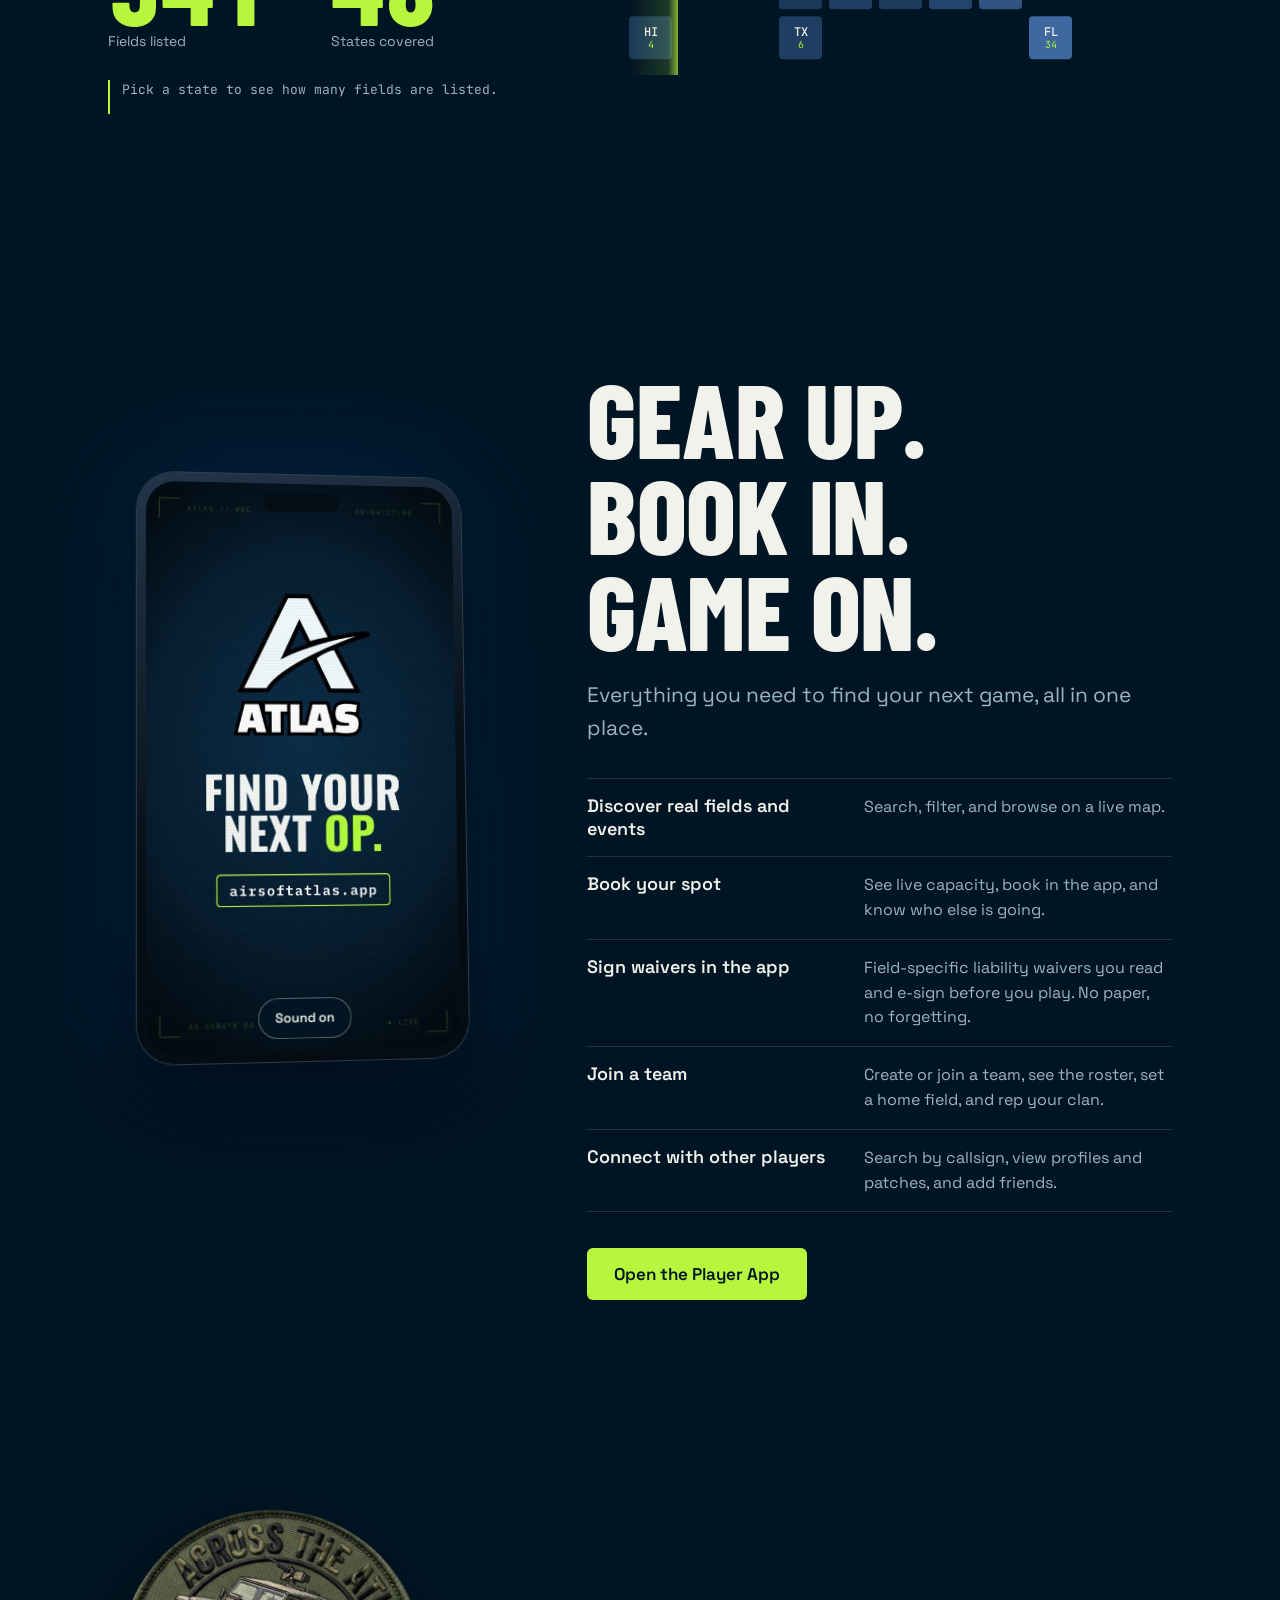
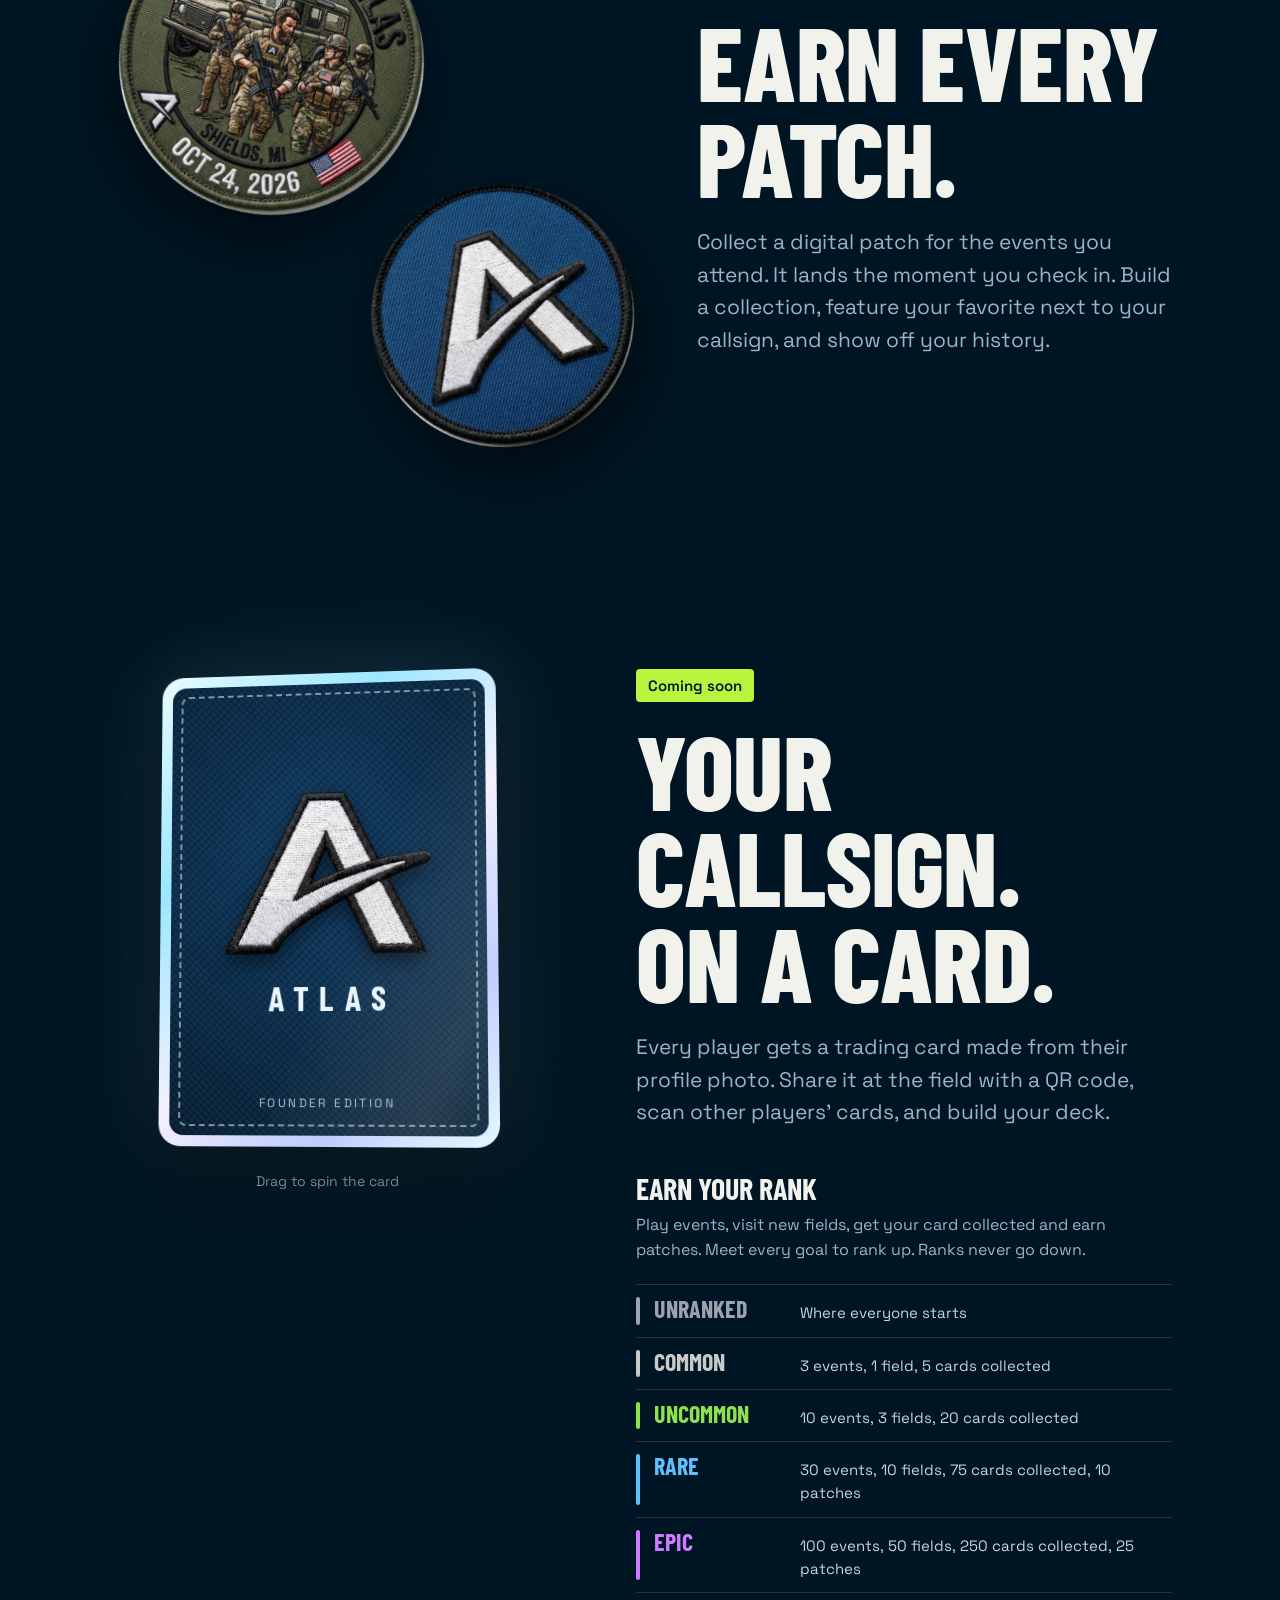
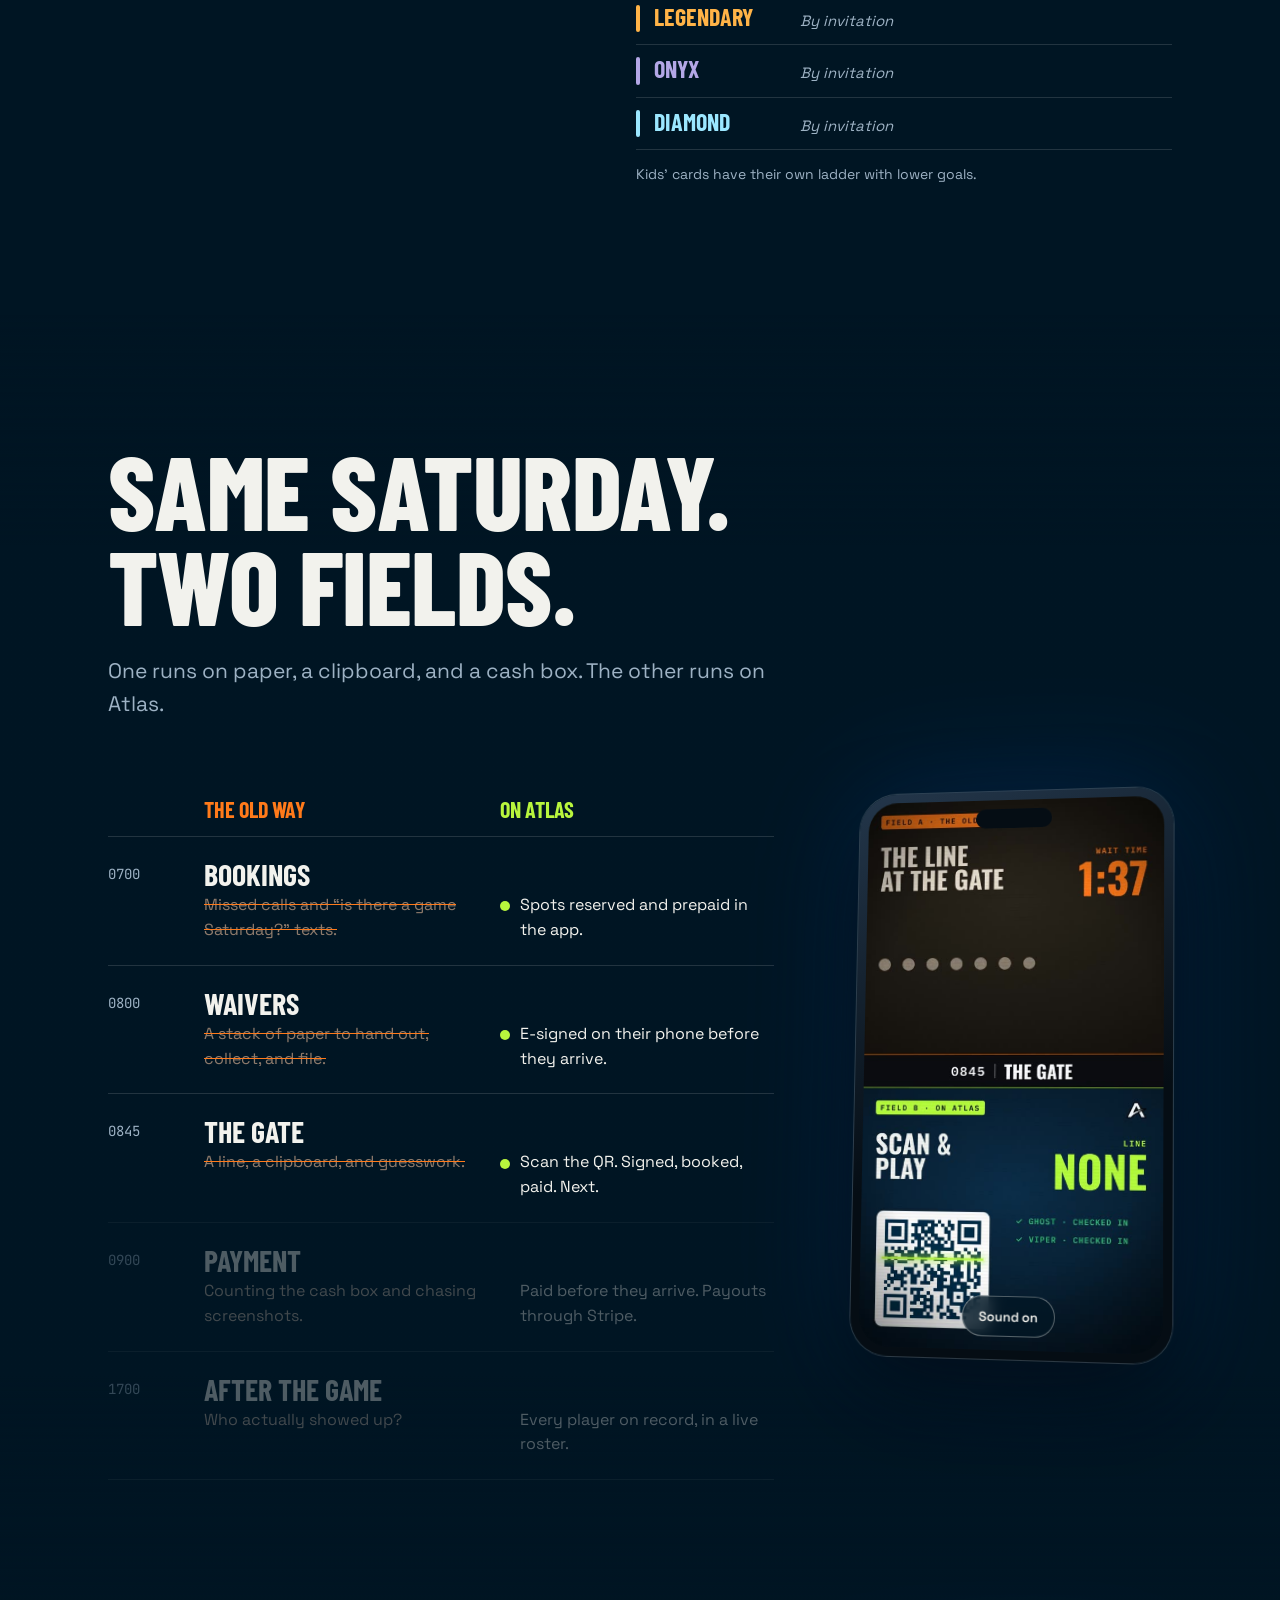
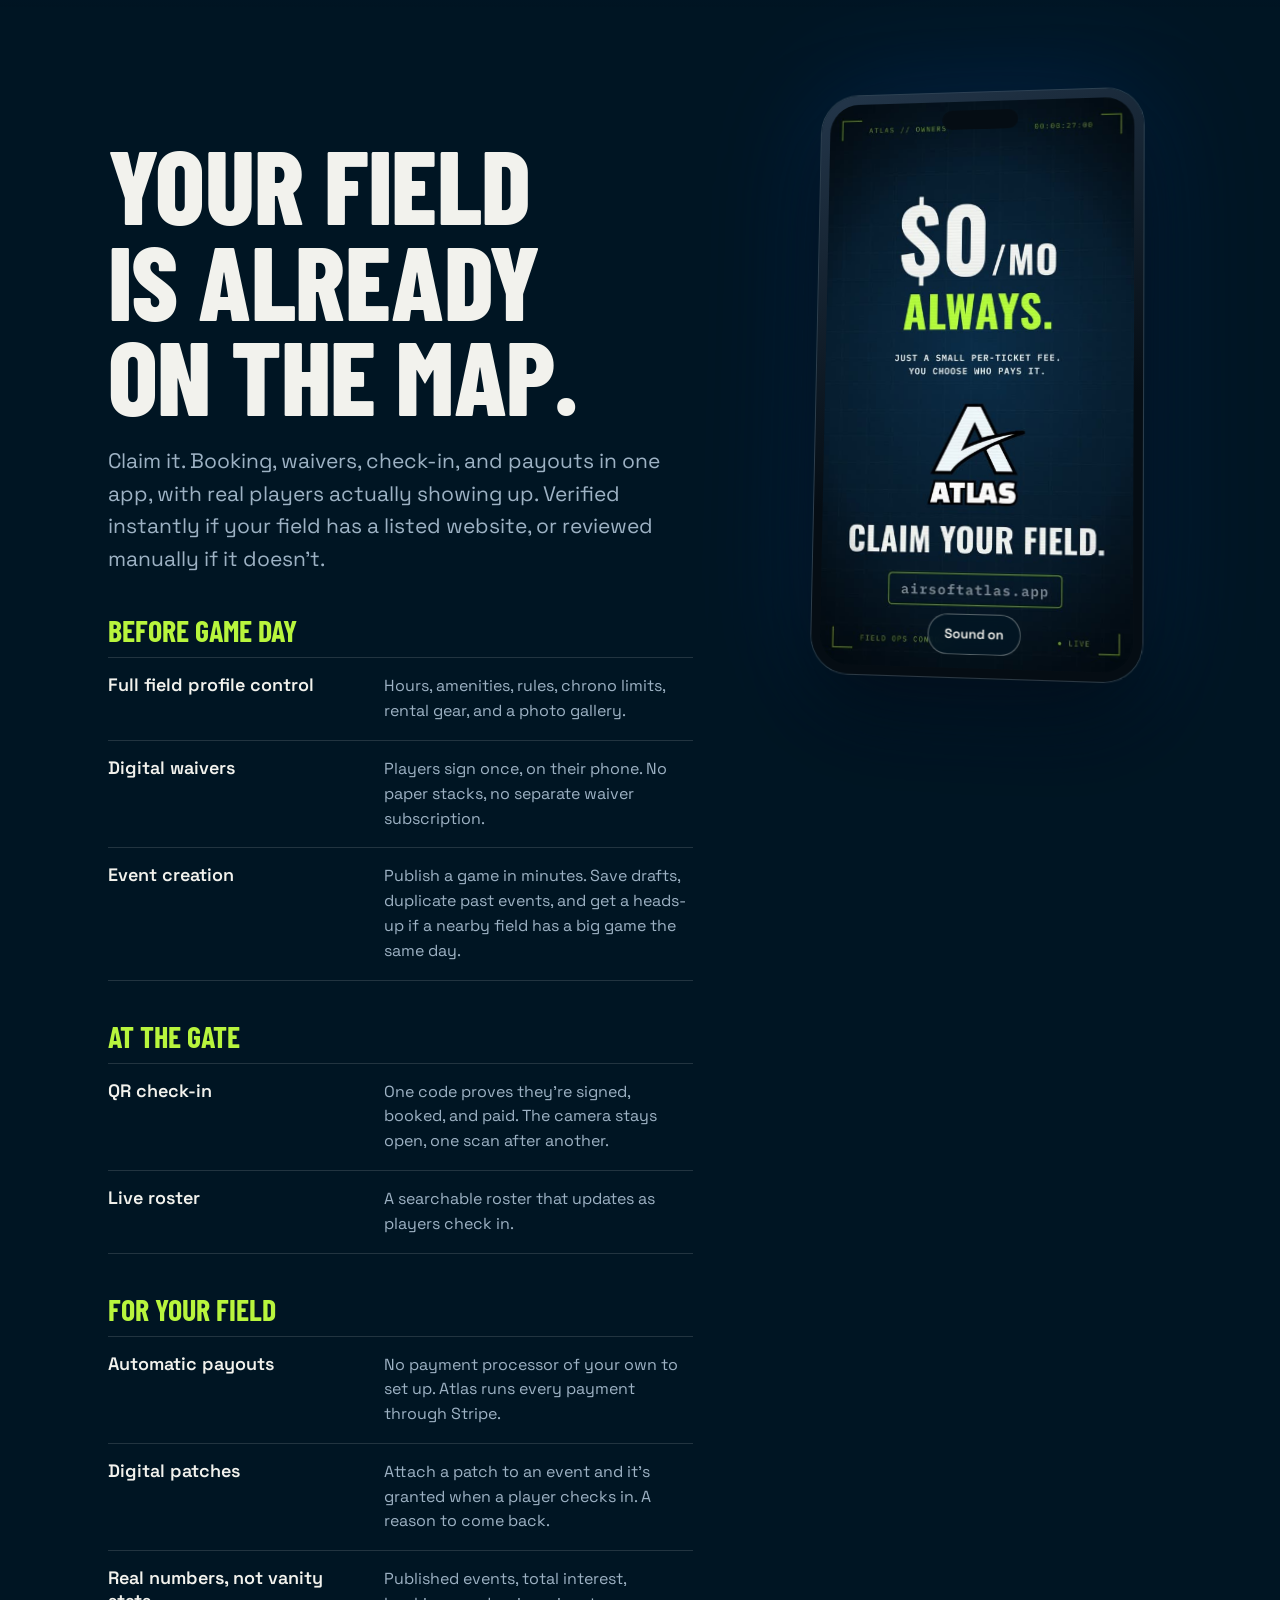
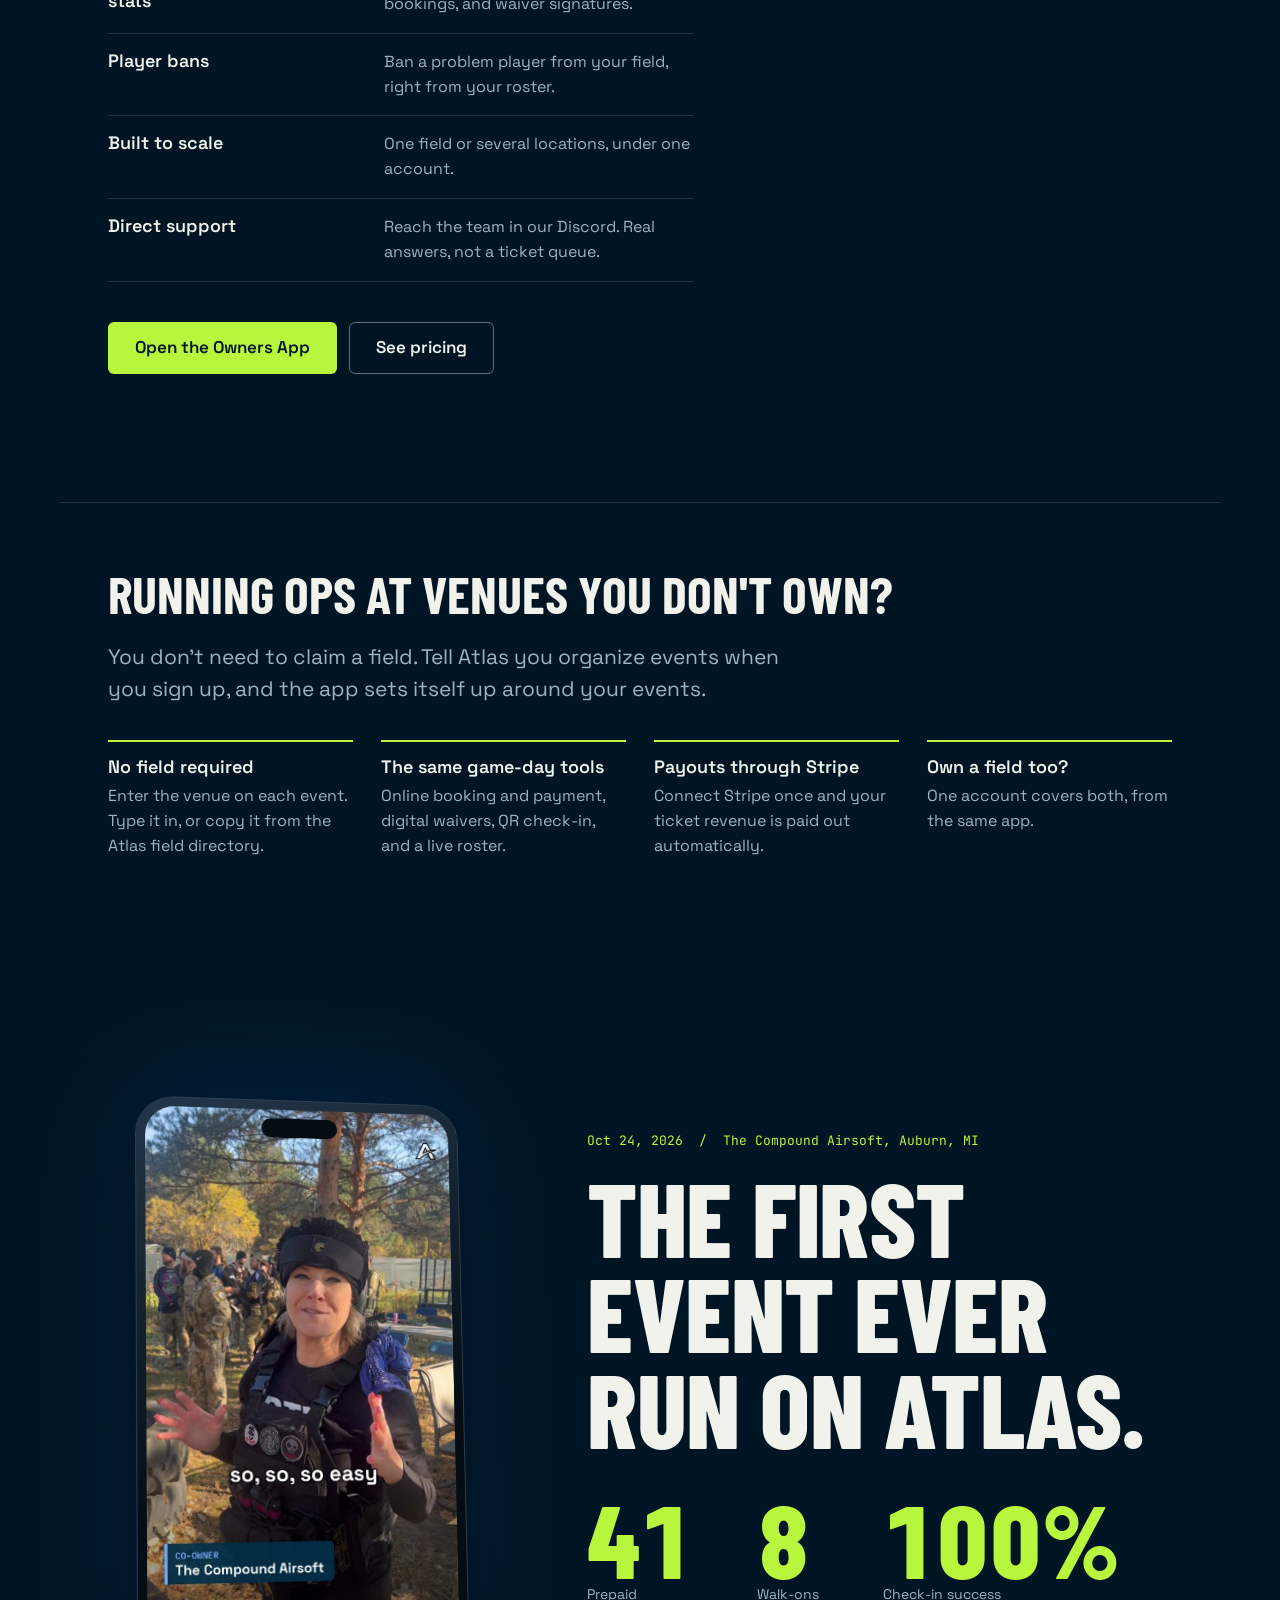
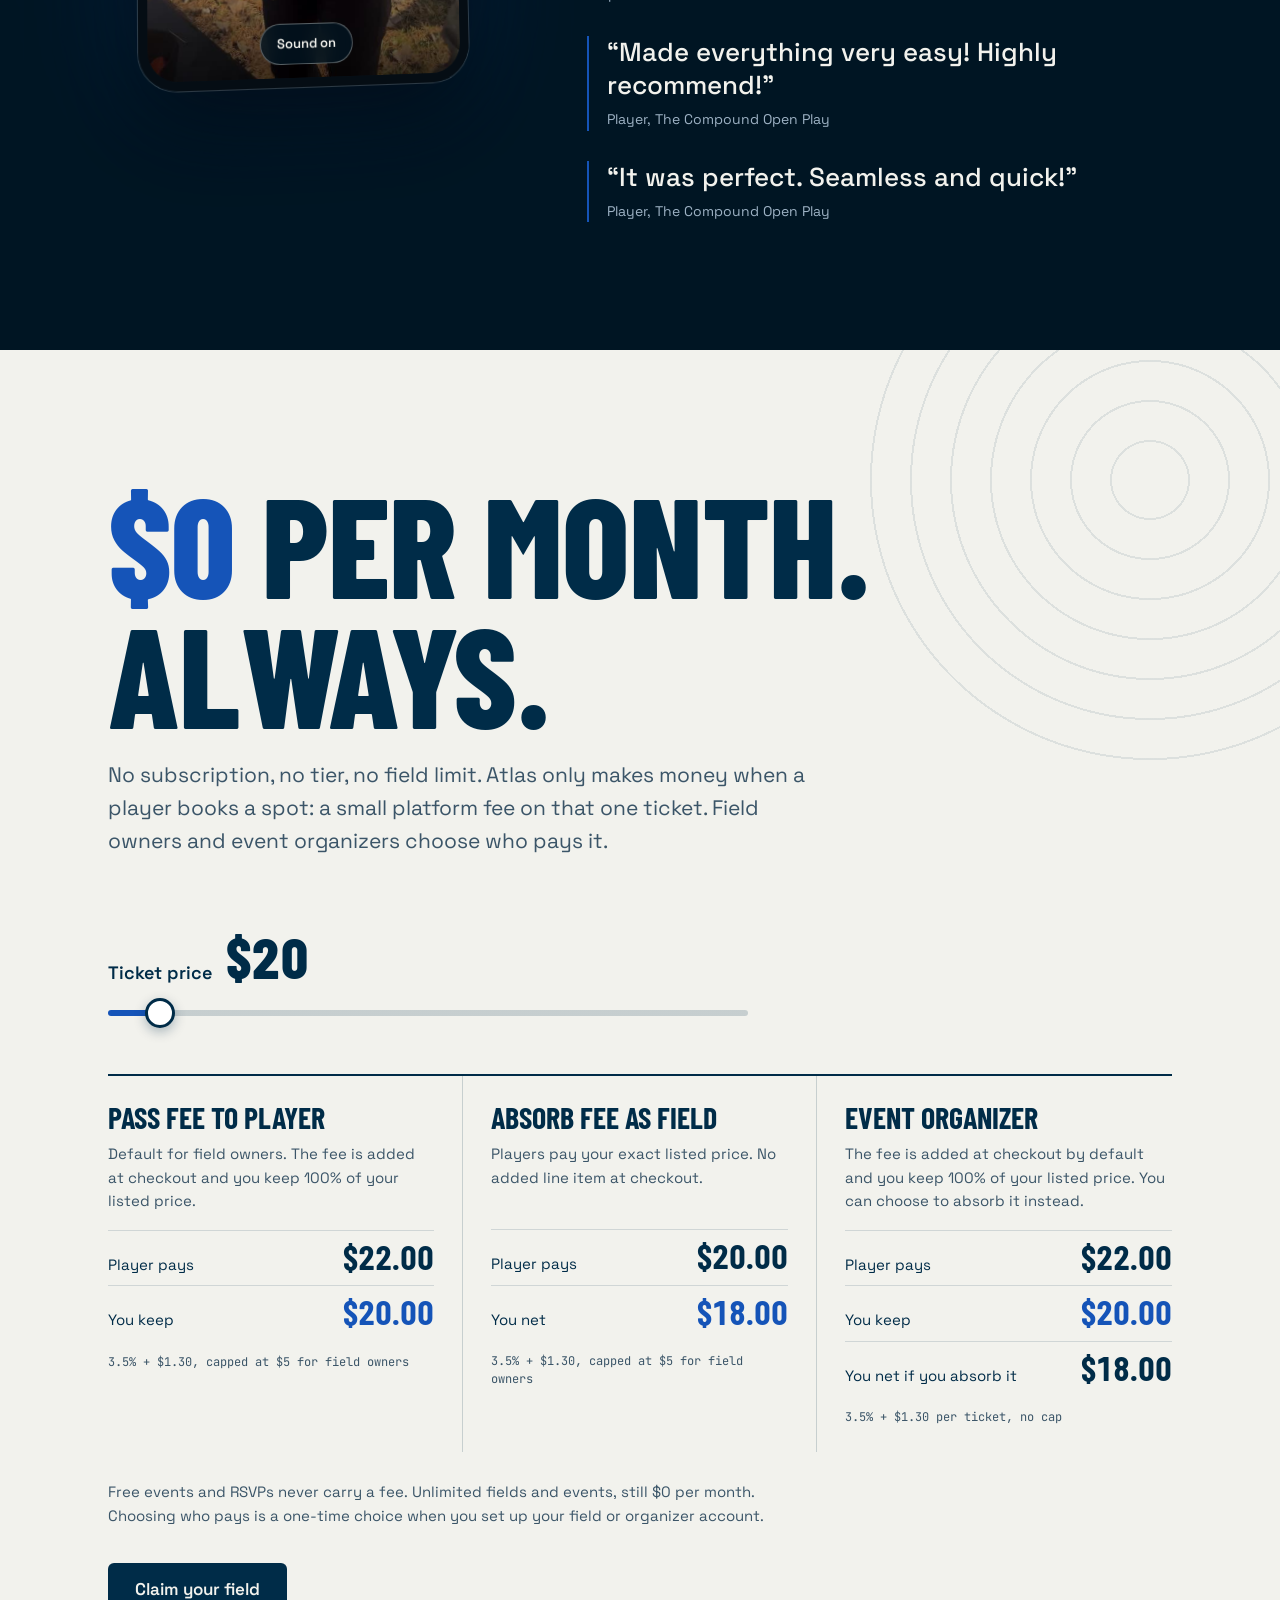
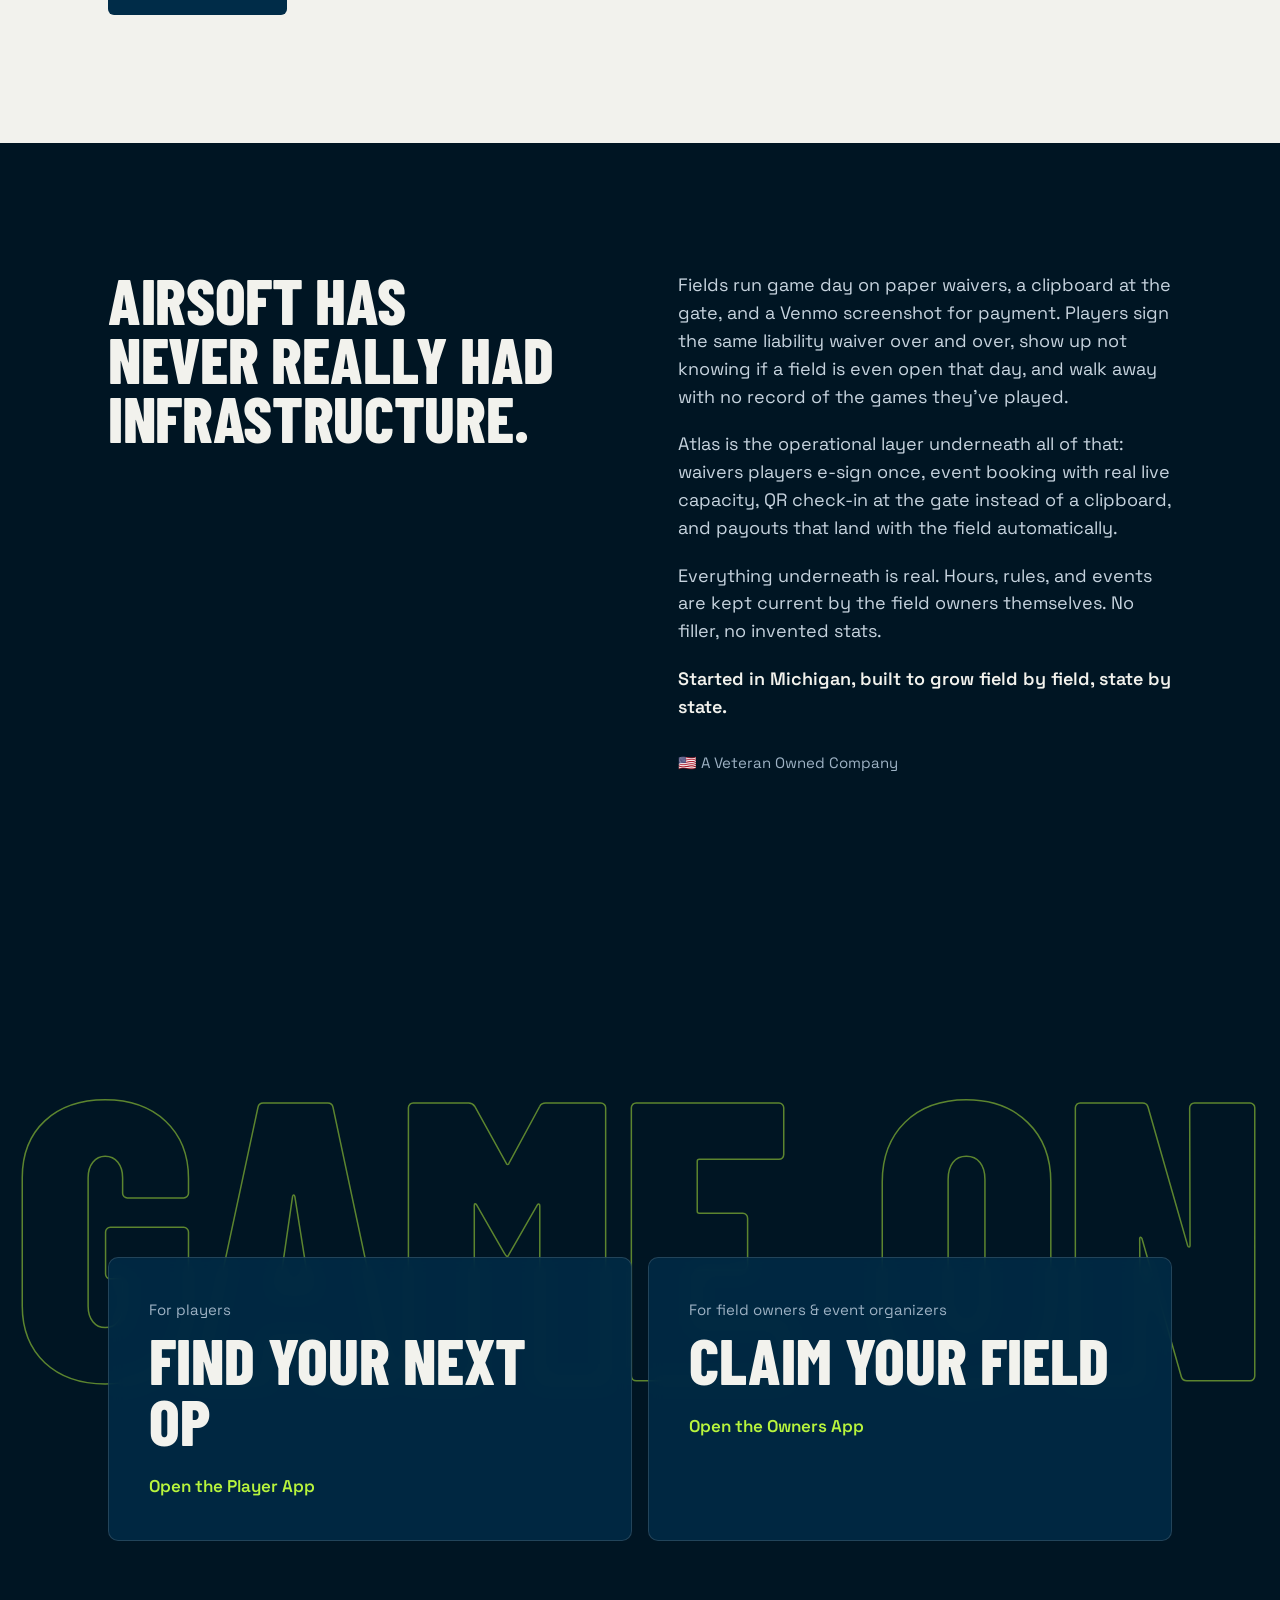
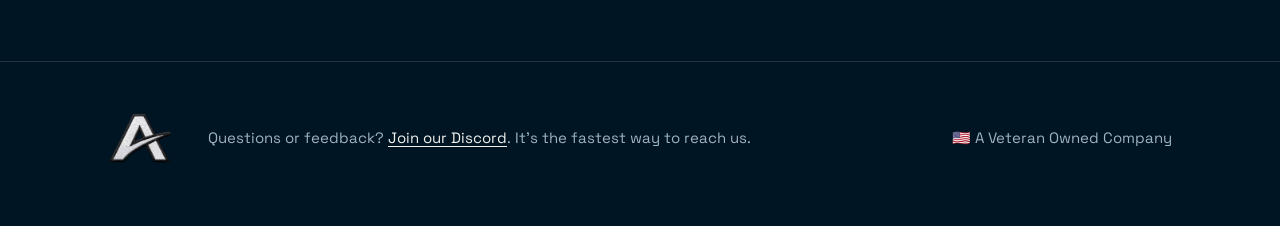
<file: about.html>
<!DOCTYPE html>
<html lang="en">
<head>
  <meta charset="UTF-8" />
  <title>Atlas</title>
  <link rel="canonical" href="https://airsoftatlas.app/#about" />
  <meta name="robots" content="noindex" />
  <script>location.replace("index.html#" + (location.hash.slice(1) || "about"));</script>
  <meta http-equiv="refresh" content="0; url=index.html#about" />
</head>
<body><a href="index.html#about">Continue to Atlas</a></body>
</html>
</file>
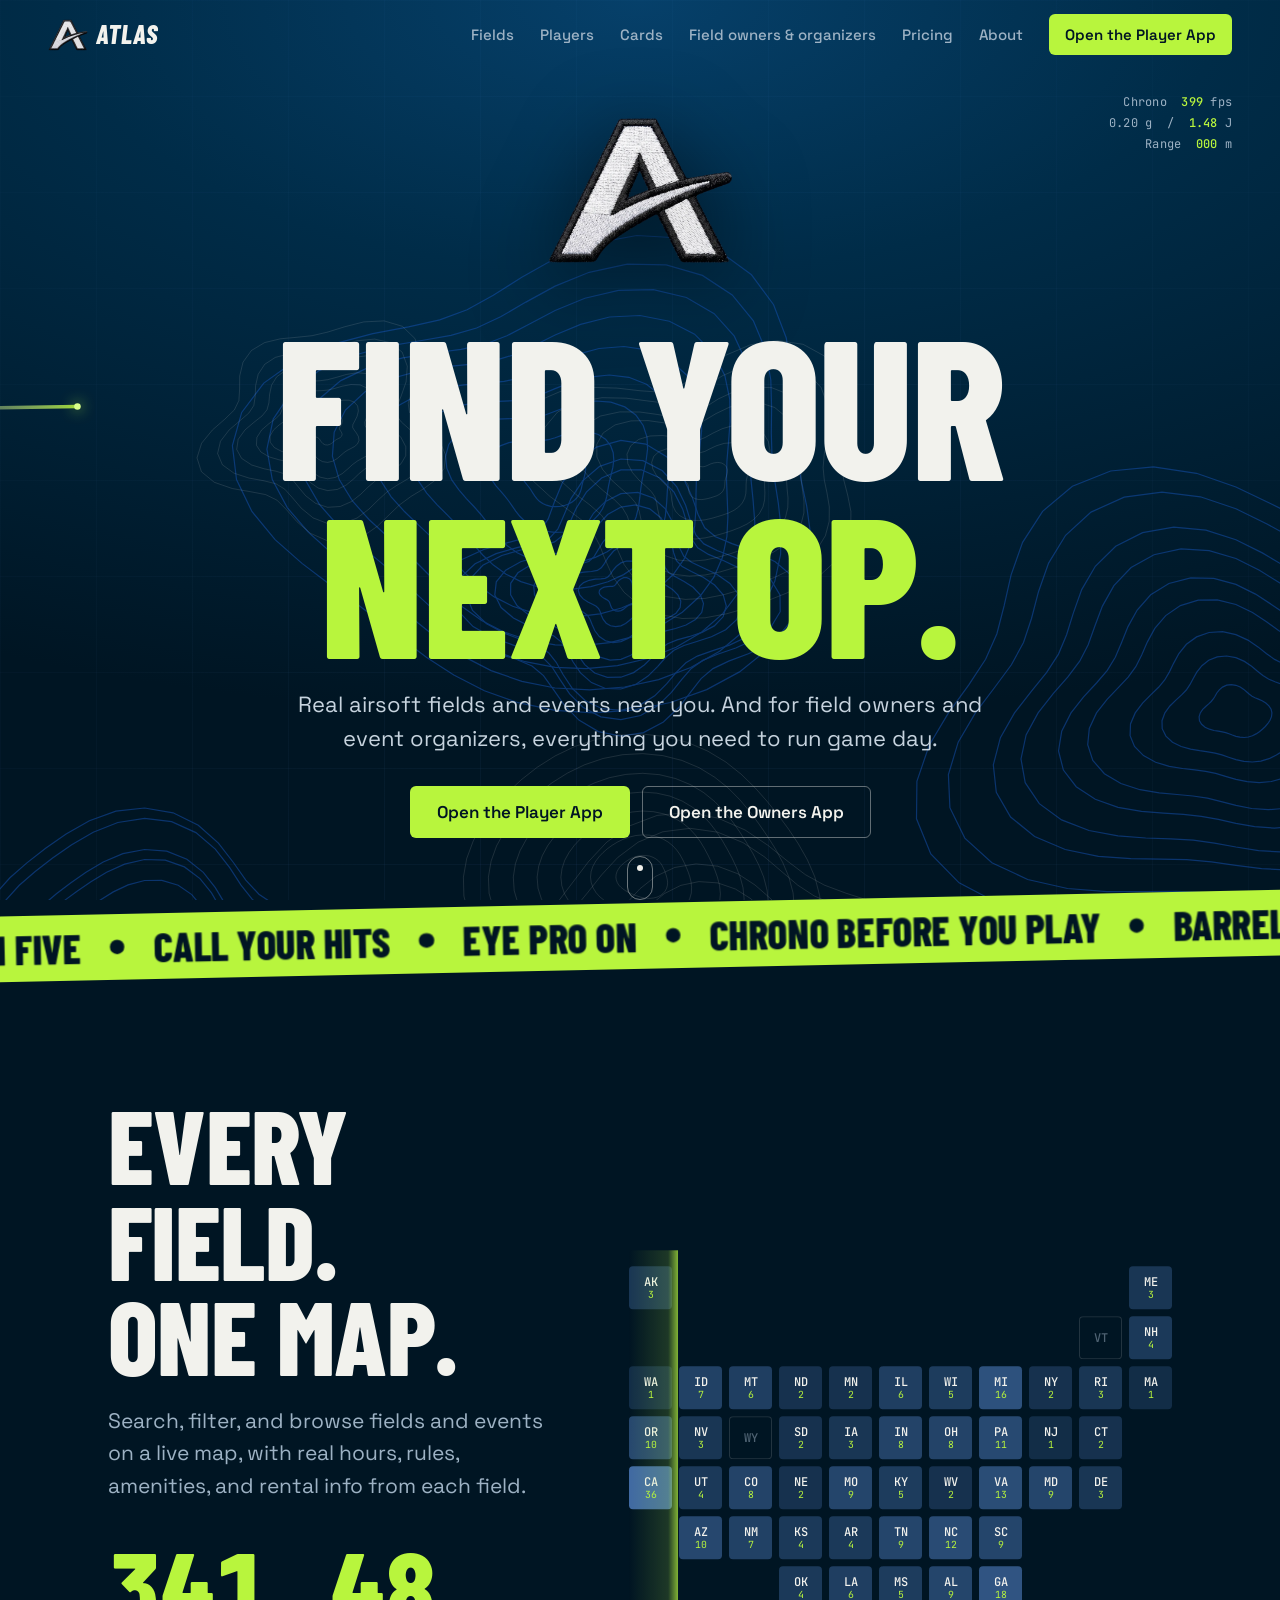
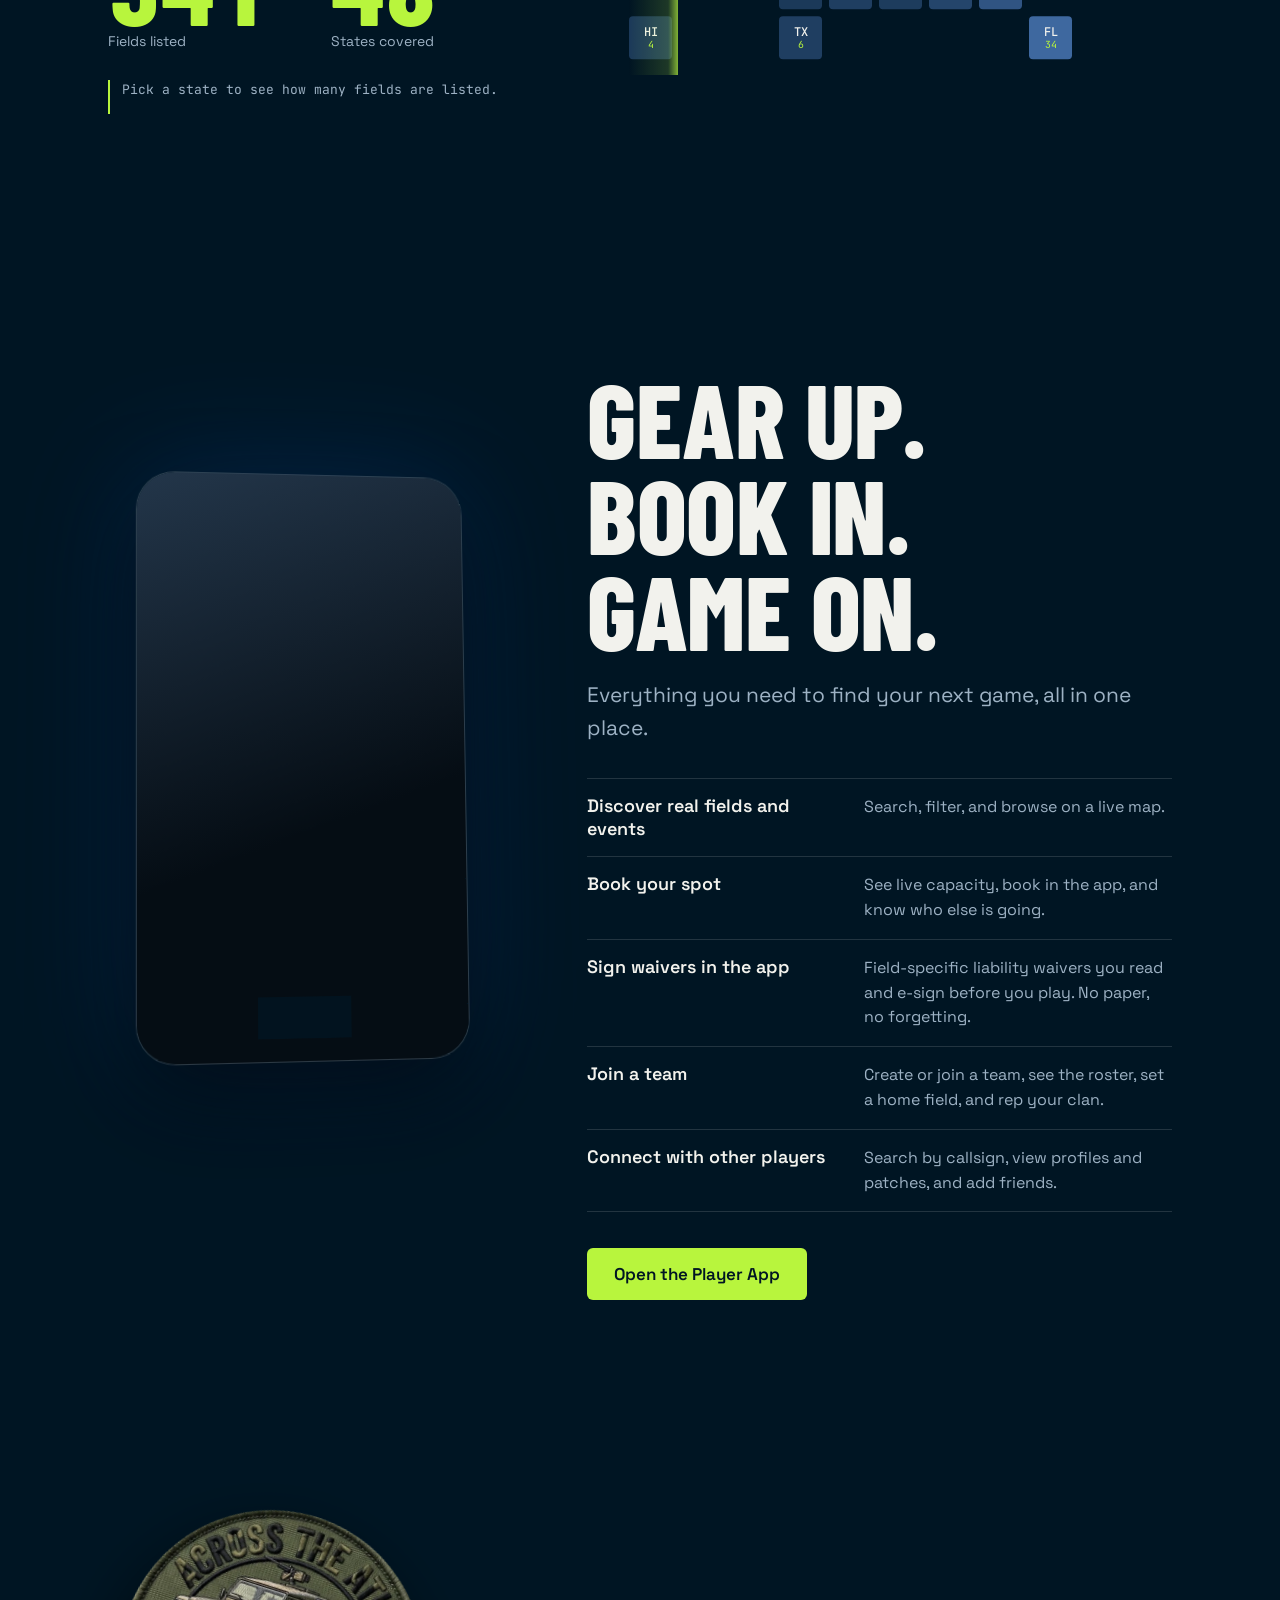
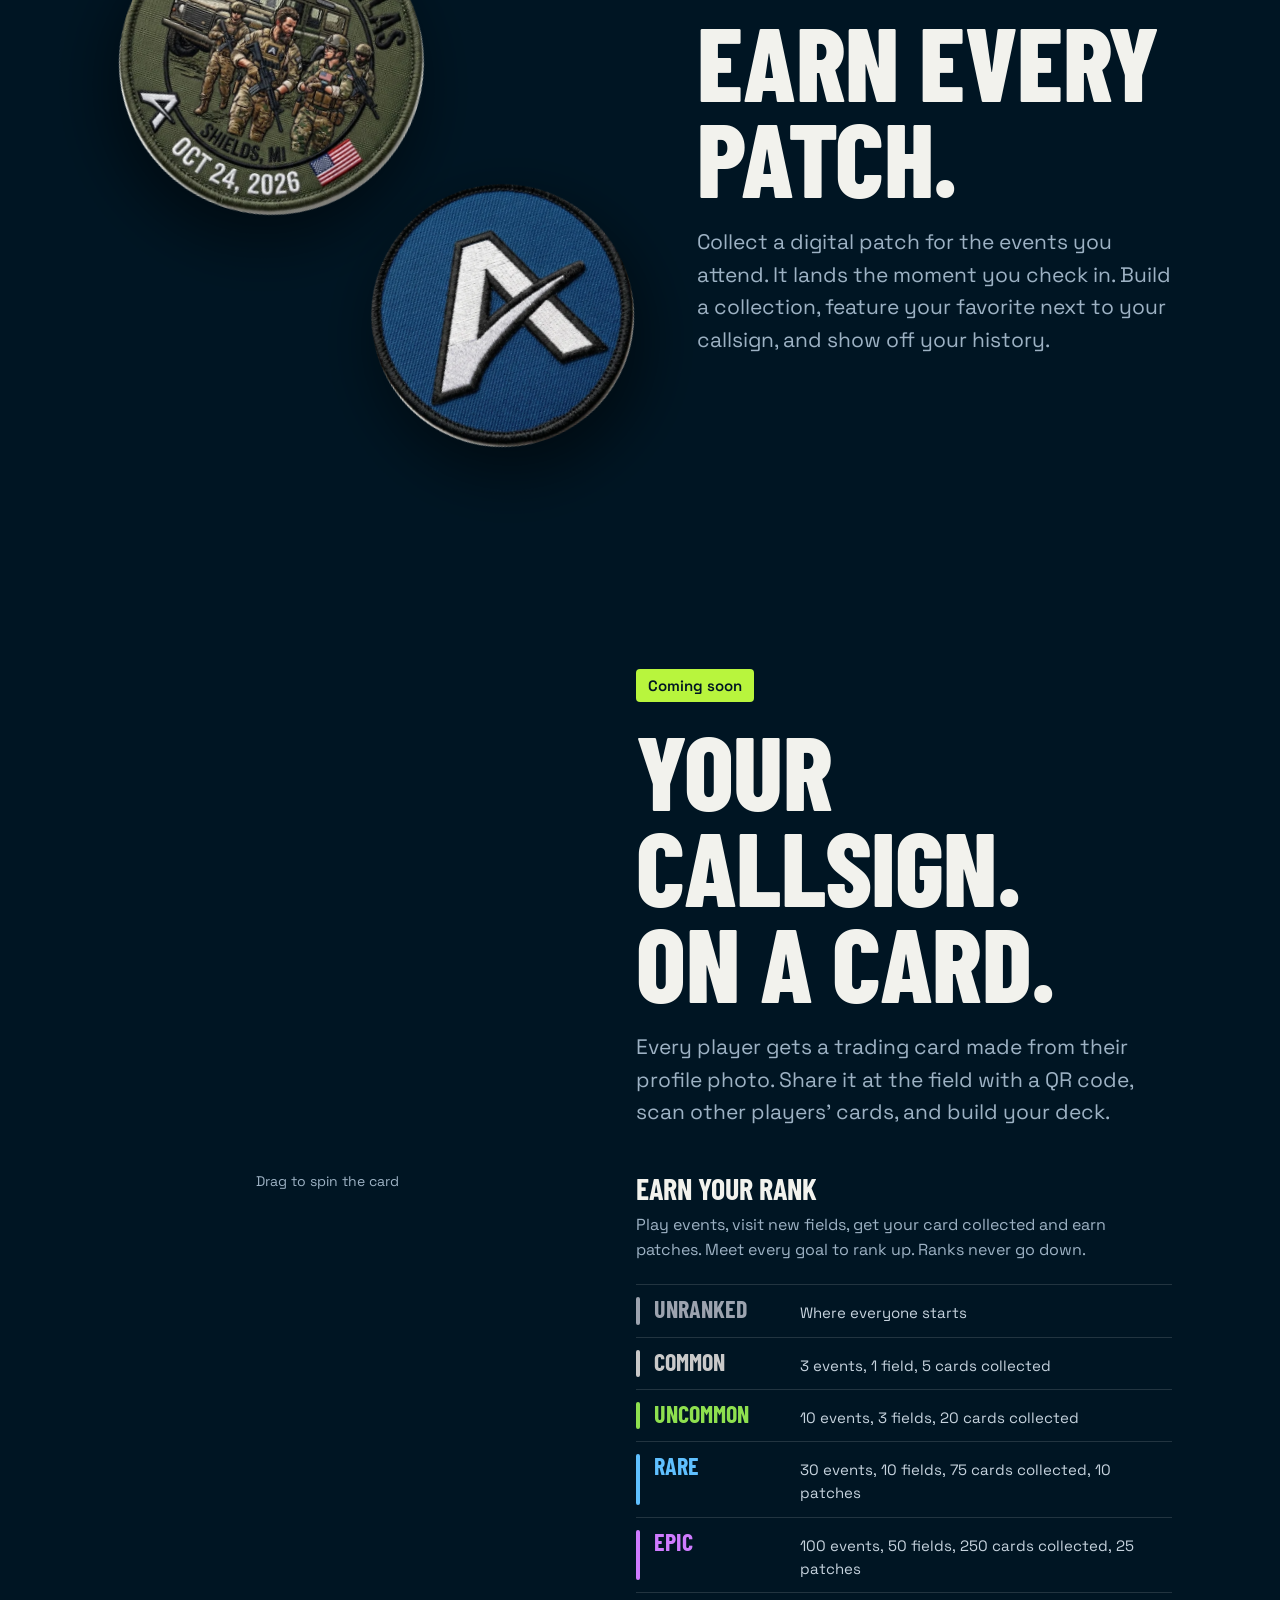
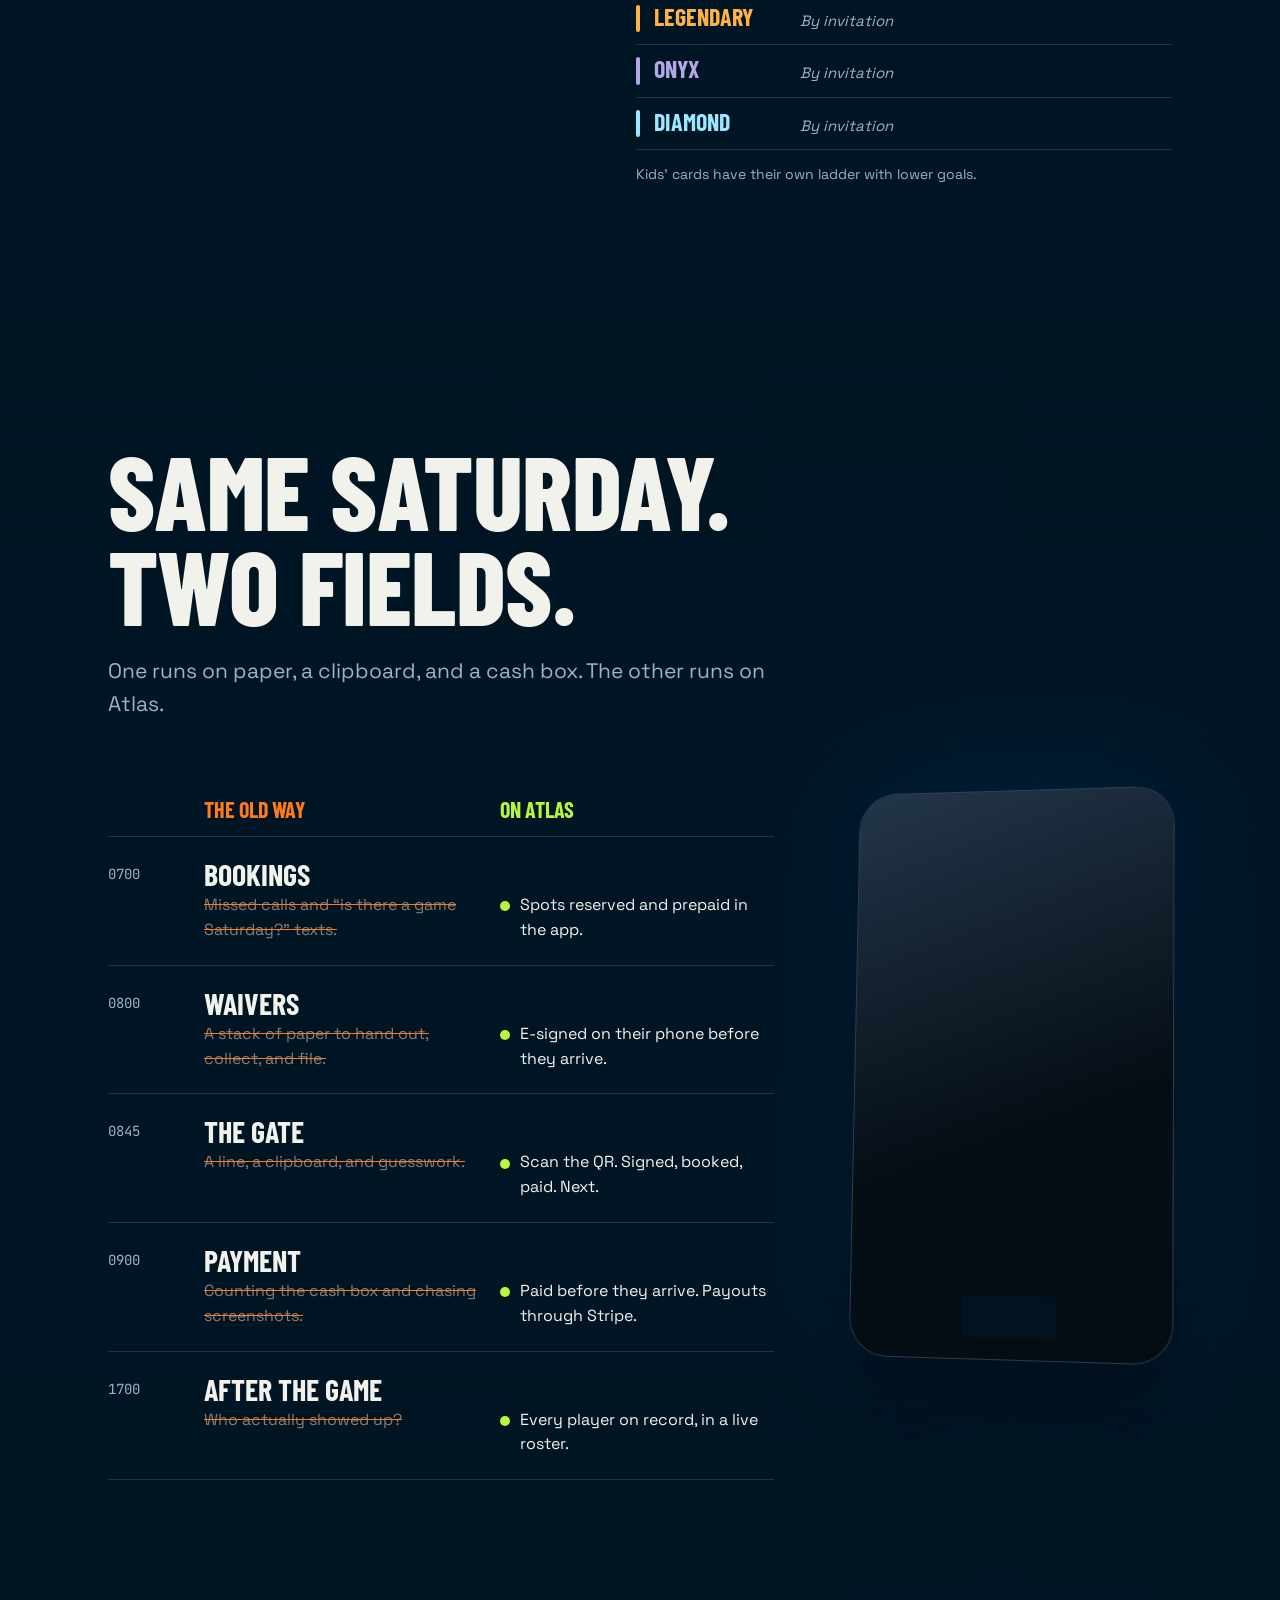
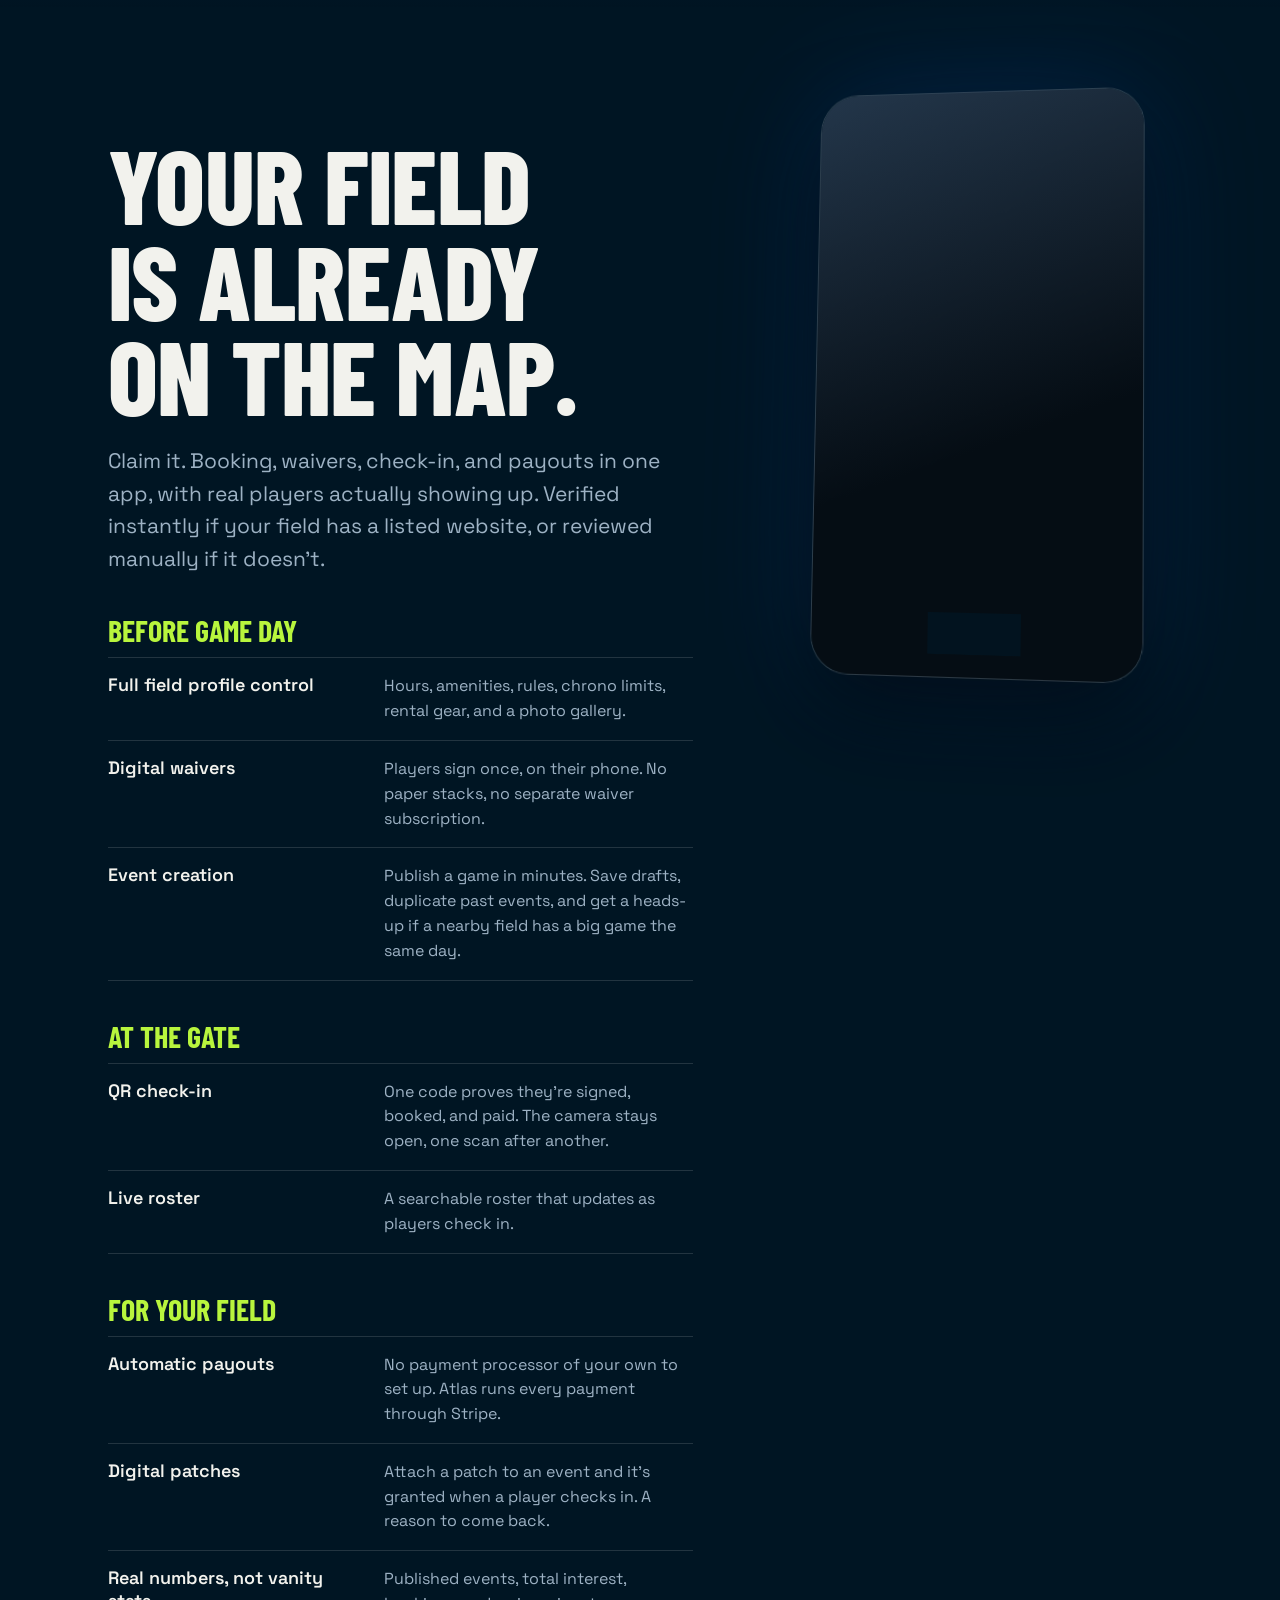
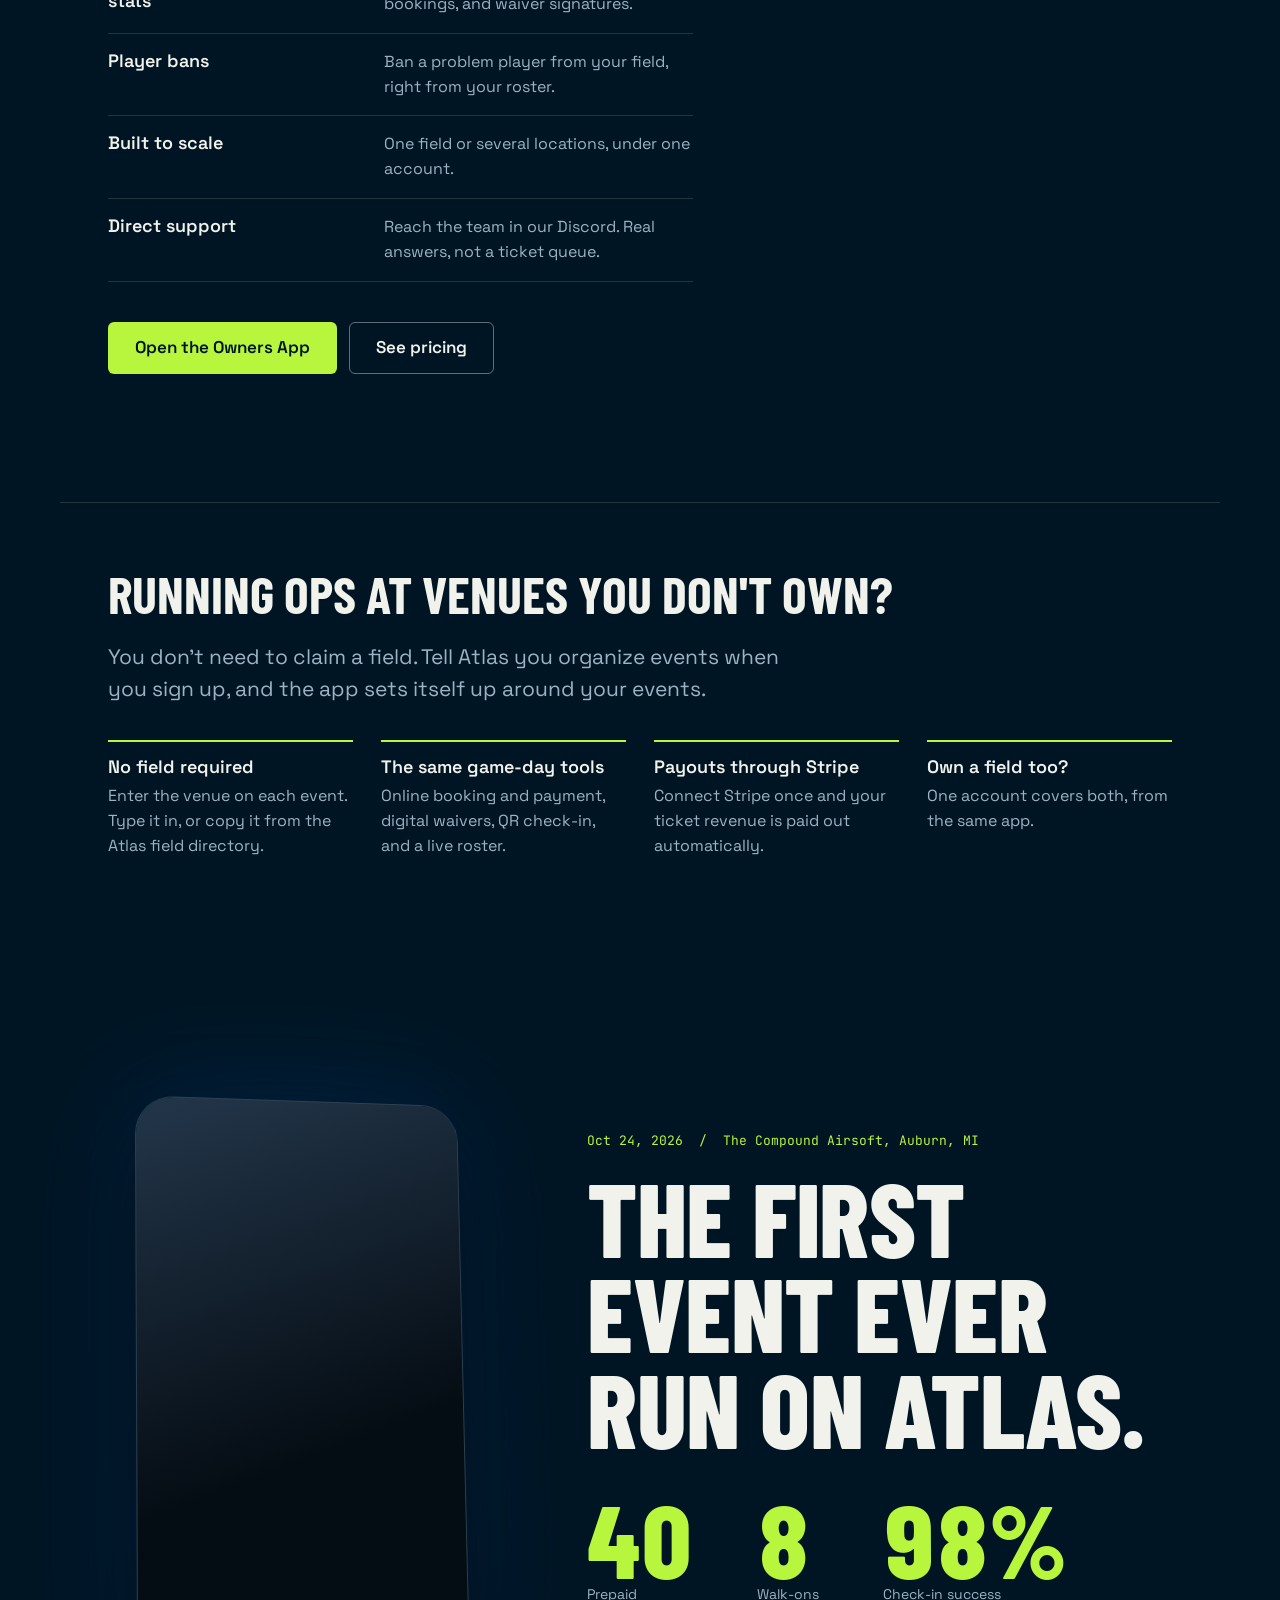
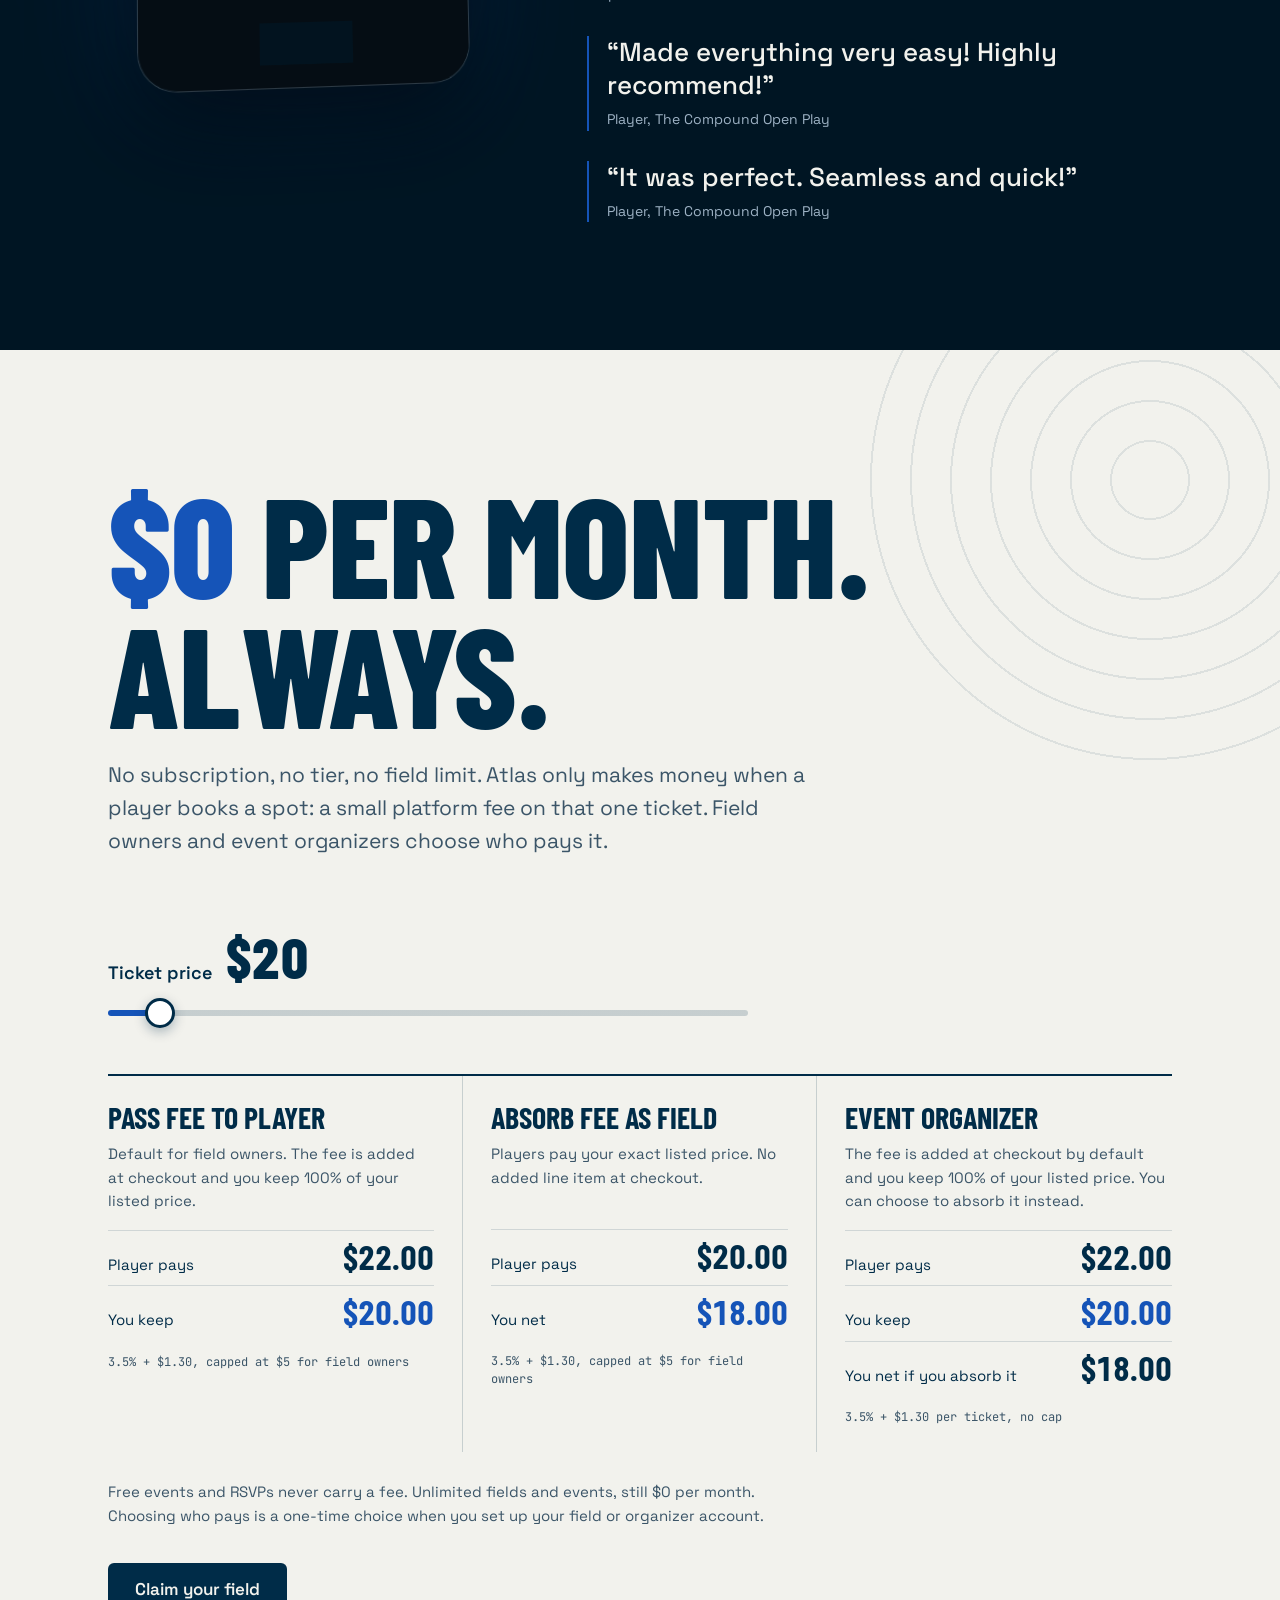
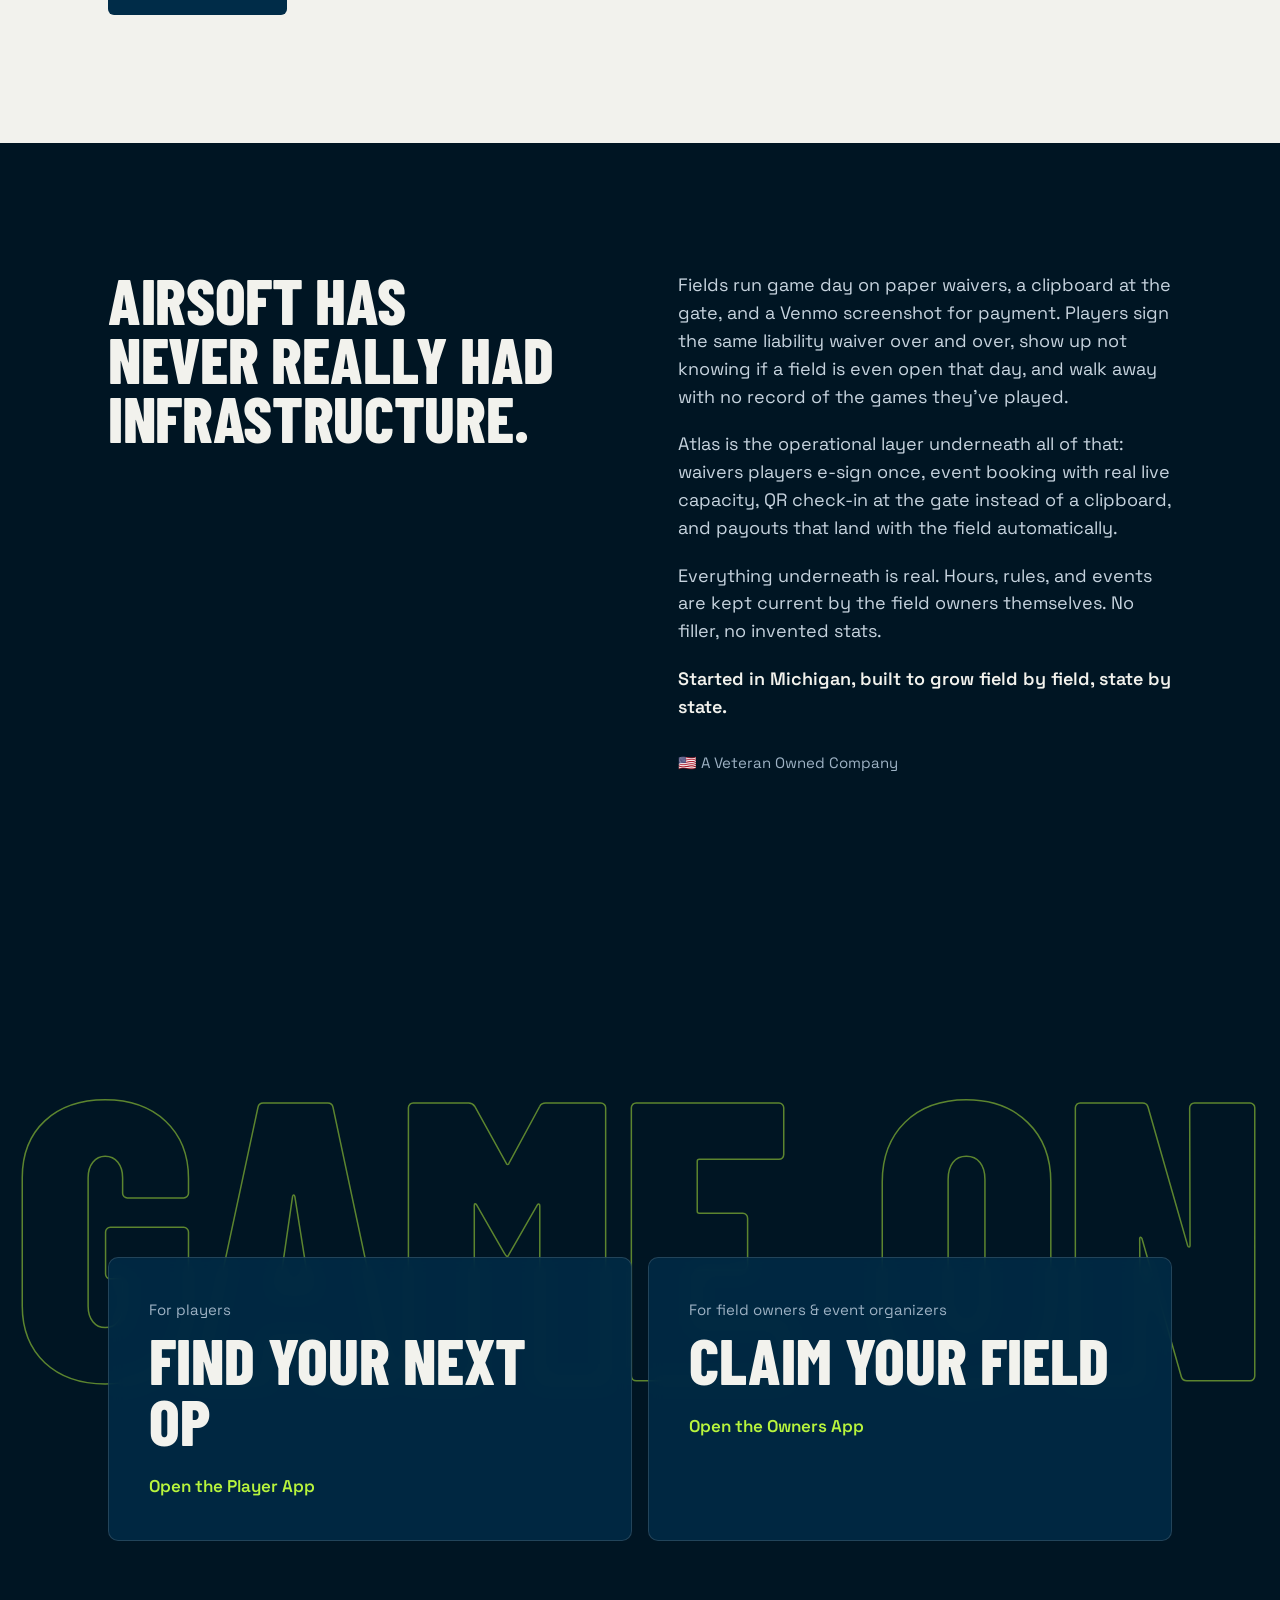
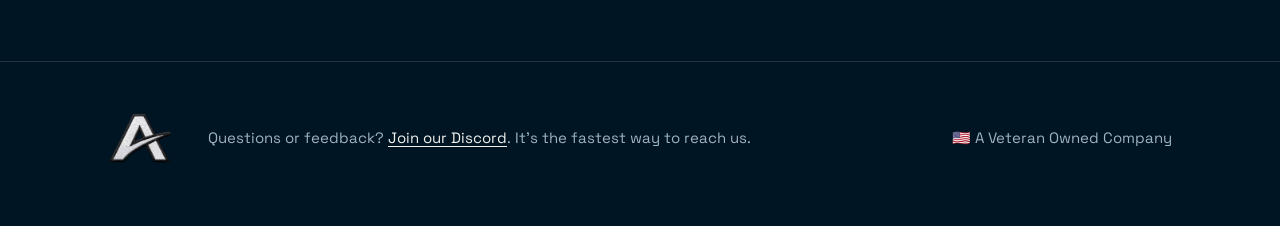
<file: owners.html>
<!DOCTYPE html>
<html lang="en">
<head>
  <meta charset="UTF-8" />
  <title>Atlas</title>
  <link rel="canonical" href="https://airsoftatlas.app/#owners" />
  <meta name="robots" content="noindex" />
  <script>location.replace("index.html#" + (location.hash.slice(1) || "owners"));</script>
  <meta http-equiv="refresh" content="0; url=index.html#owners" />
</head>
<body><a href="index.html#owners">Continue to Atlas</a></body>
</html>
</file>
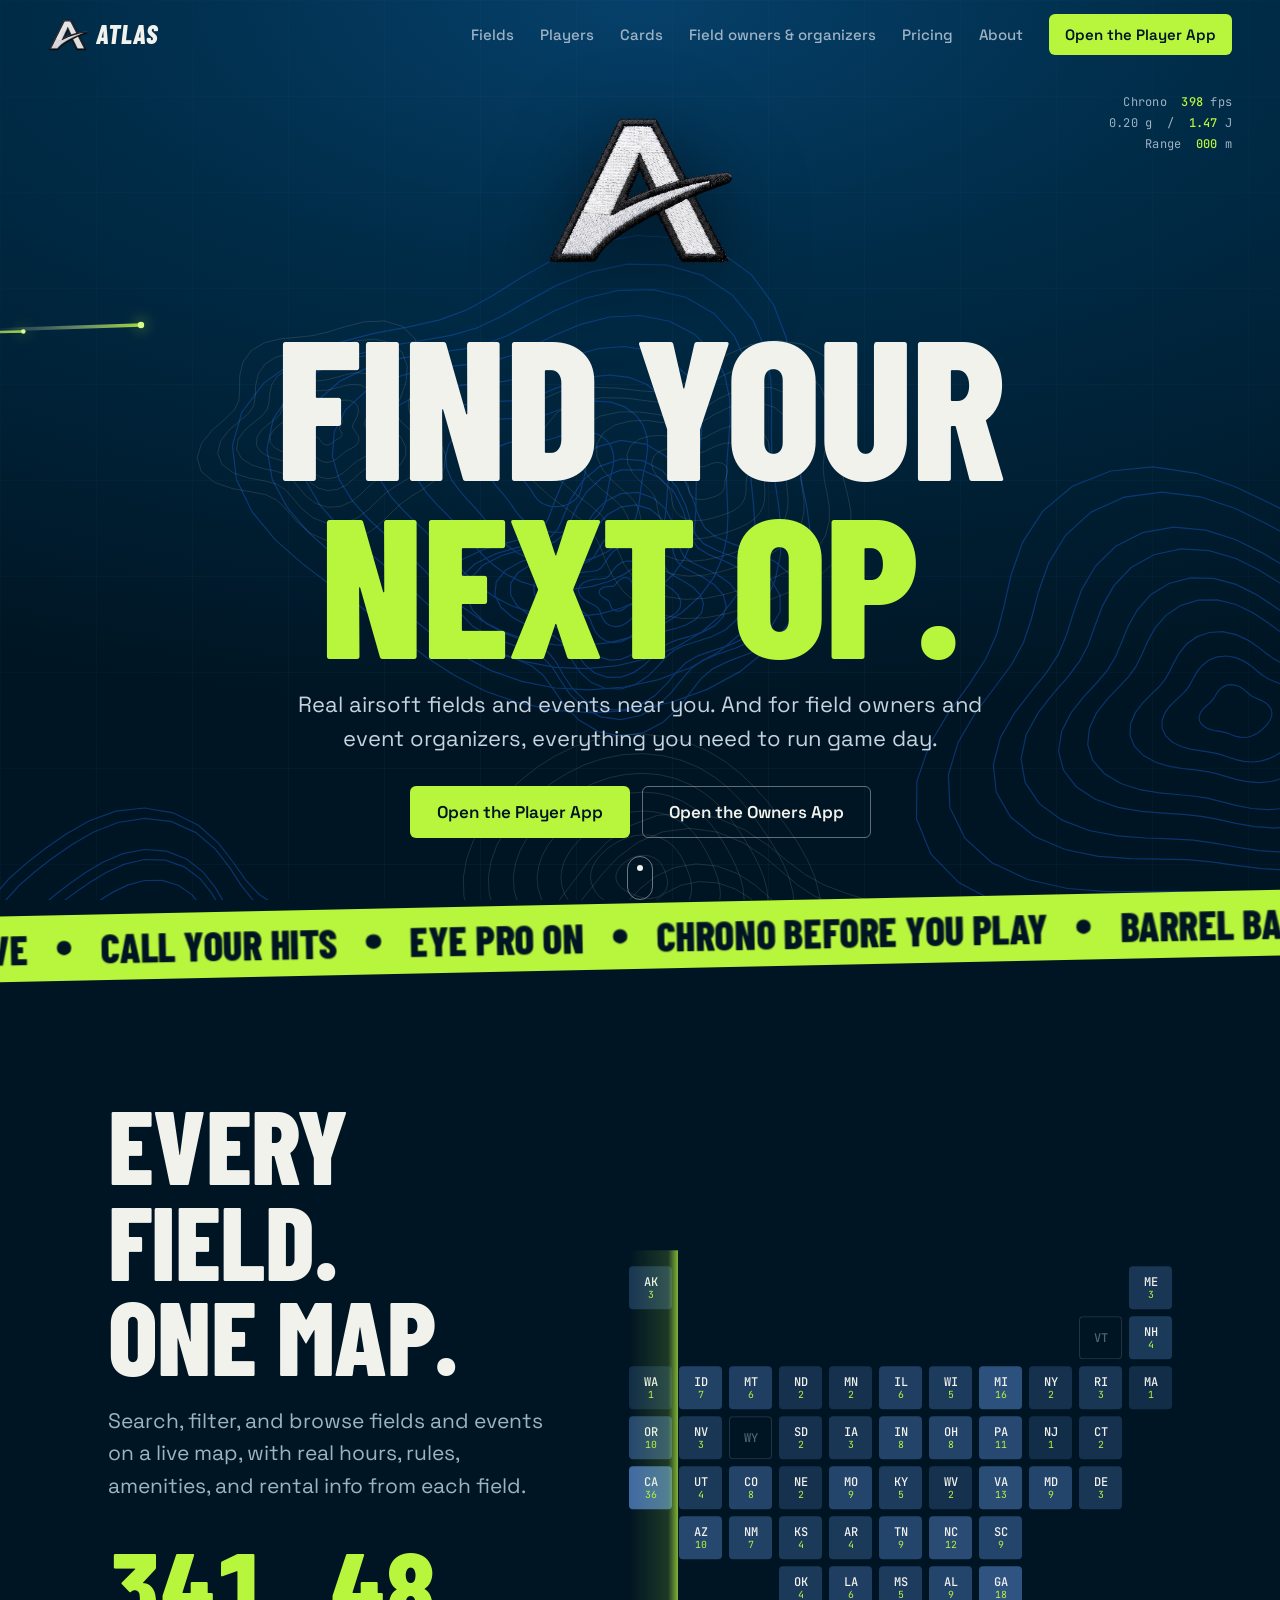
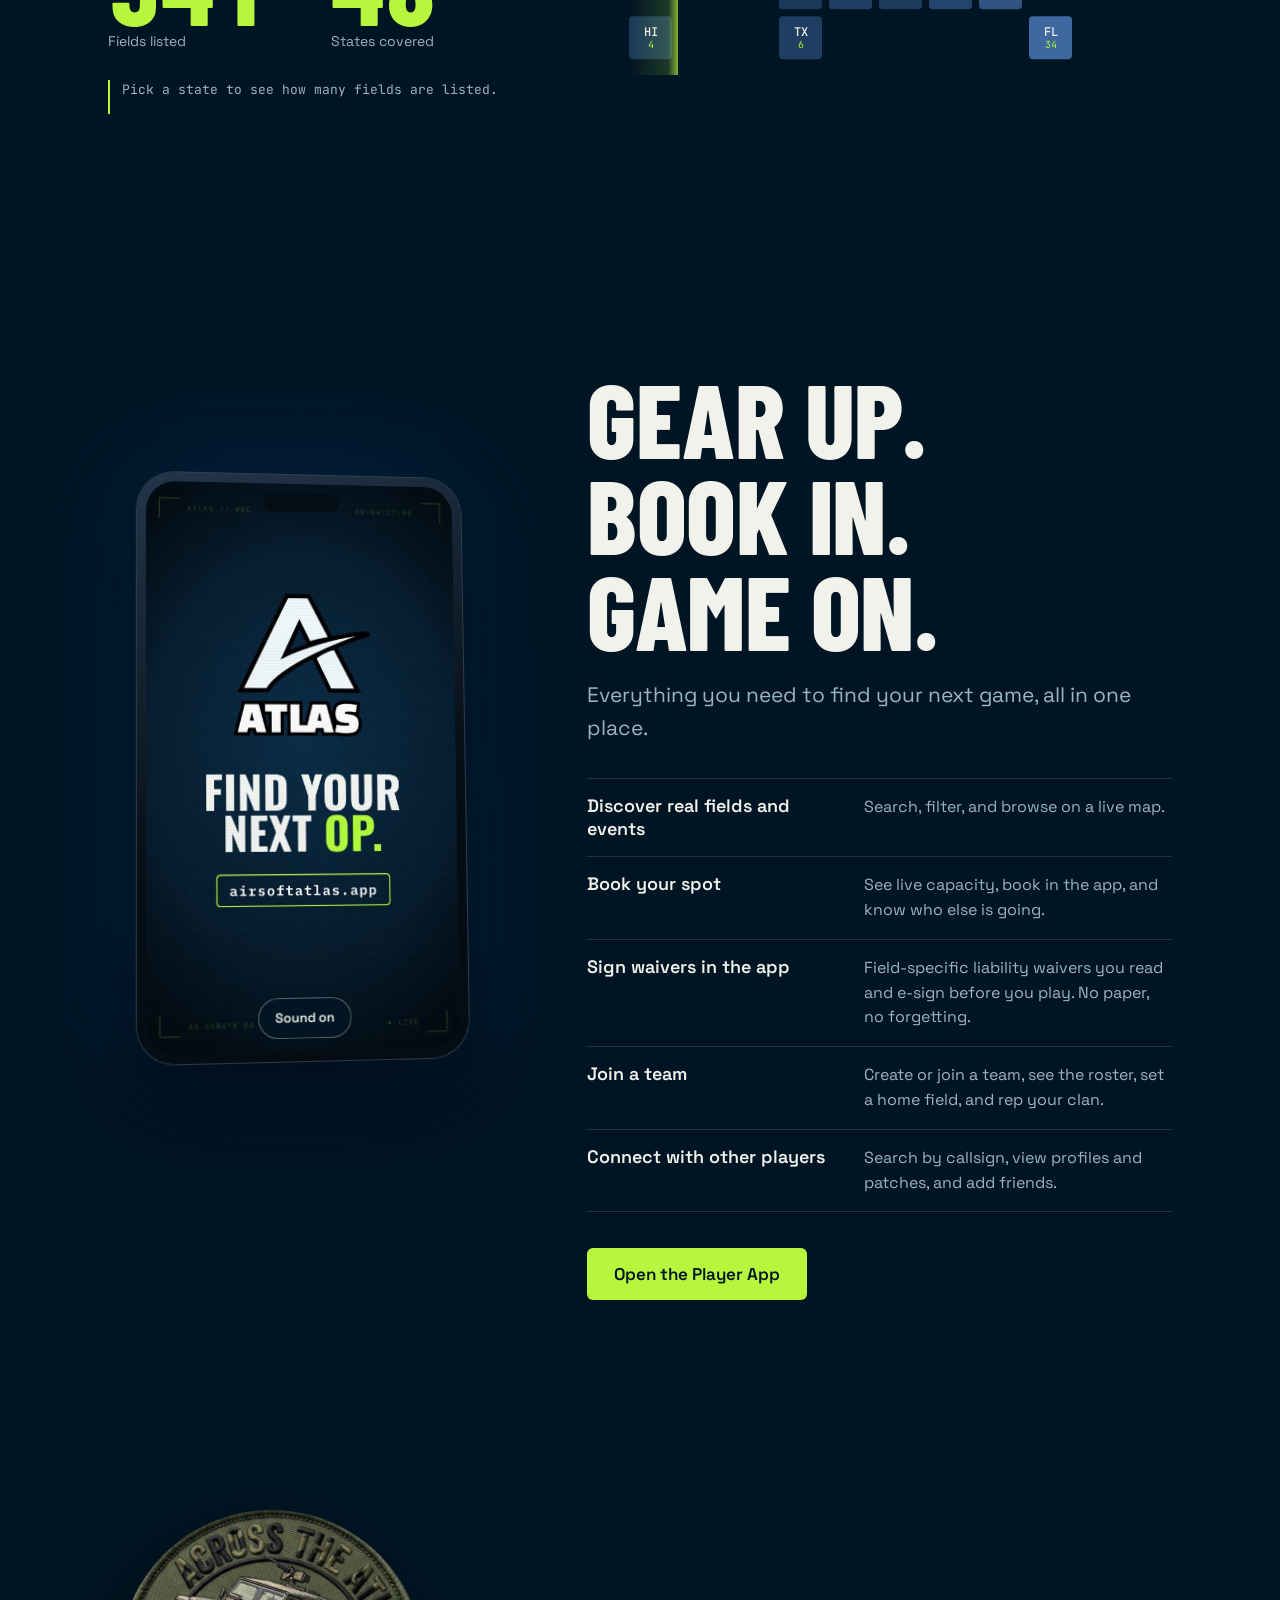
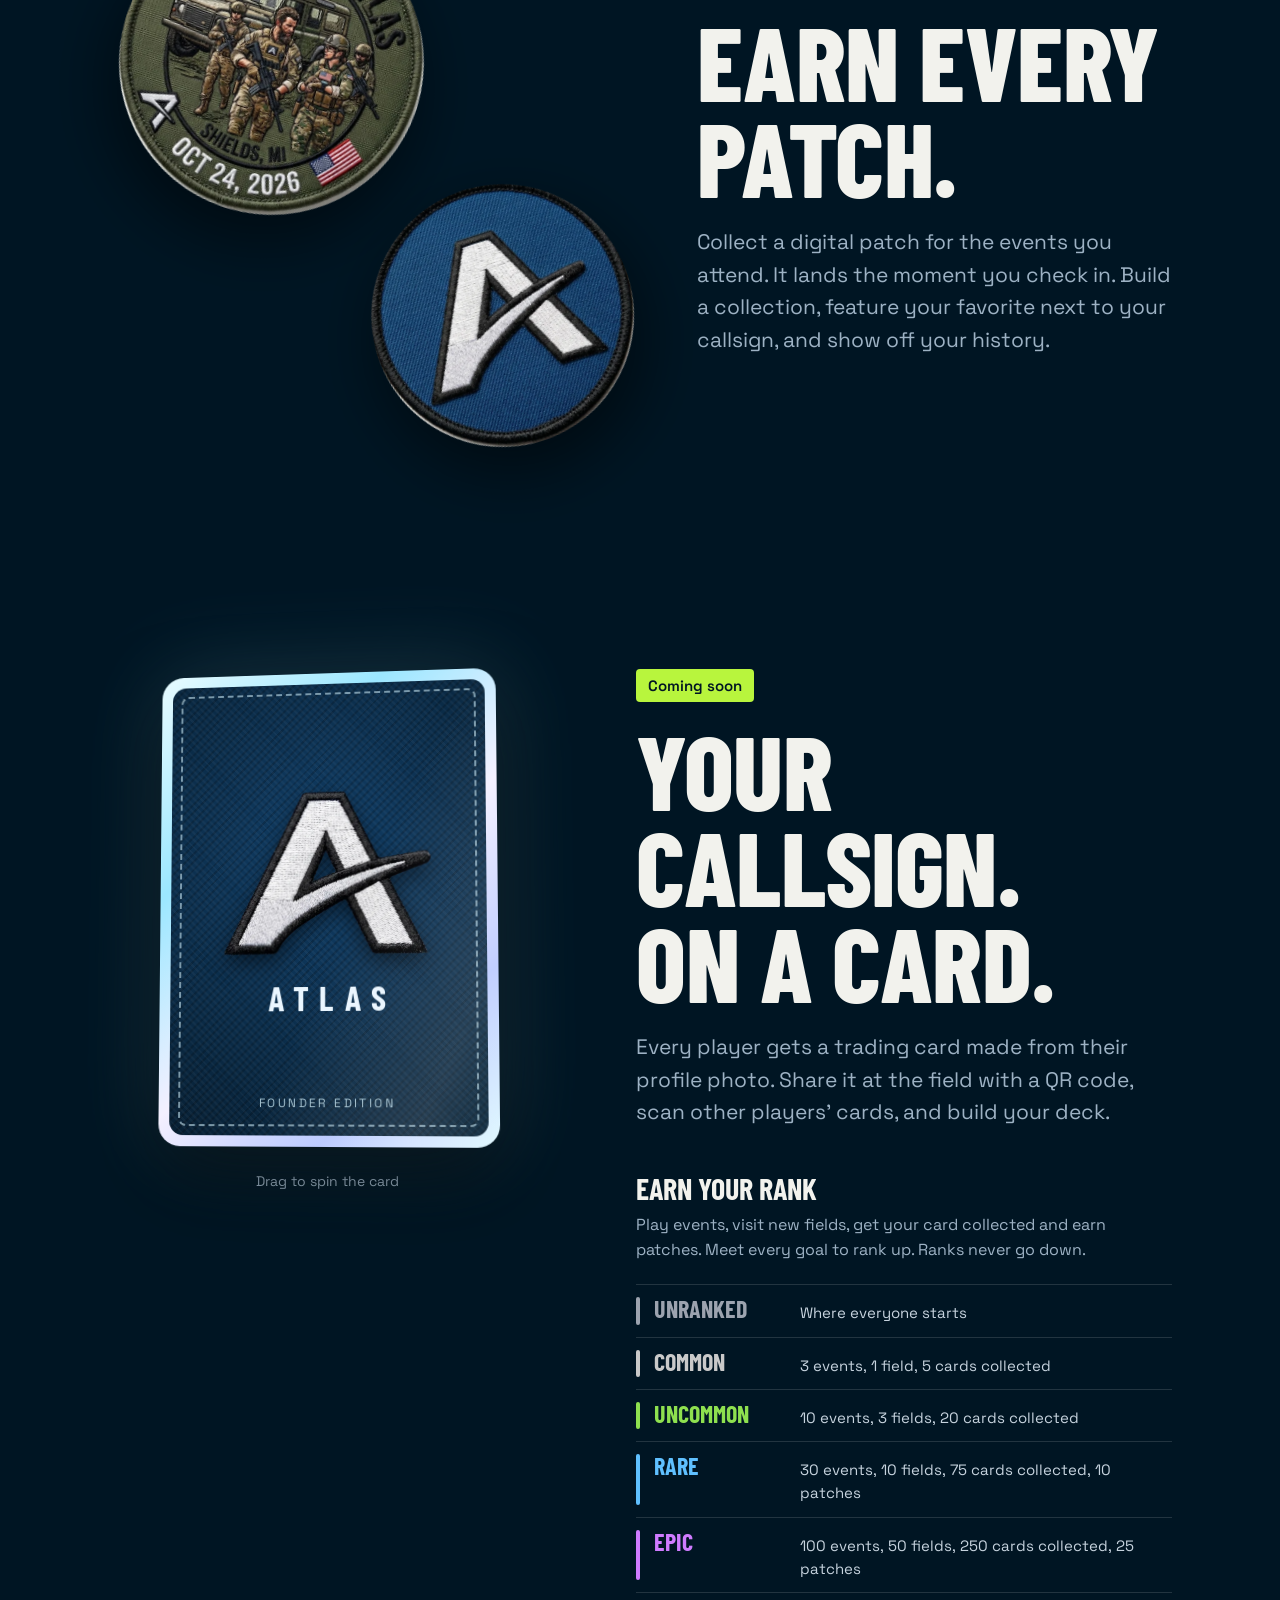
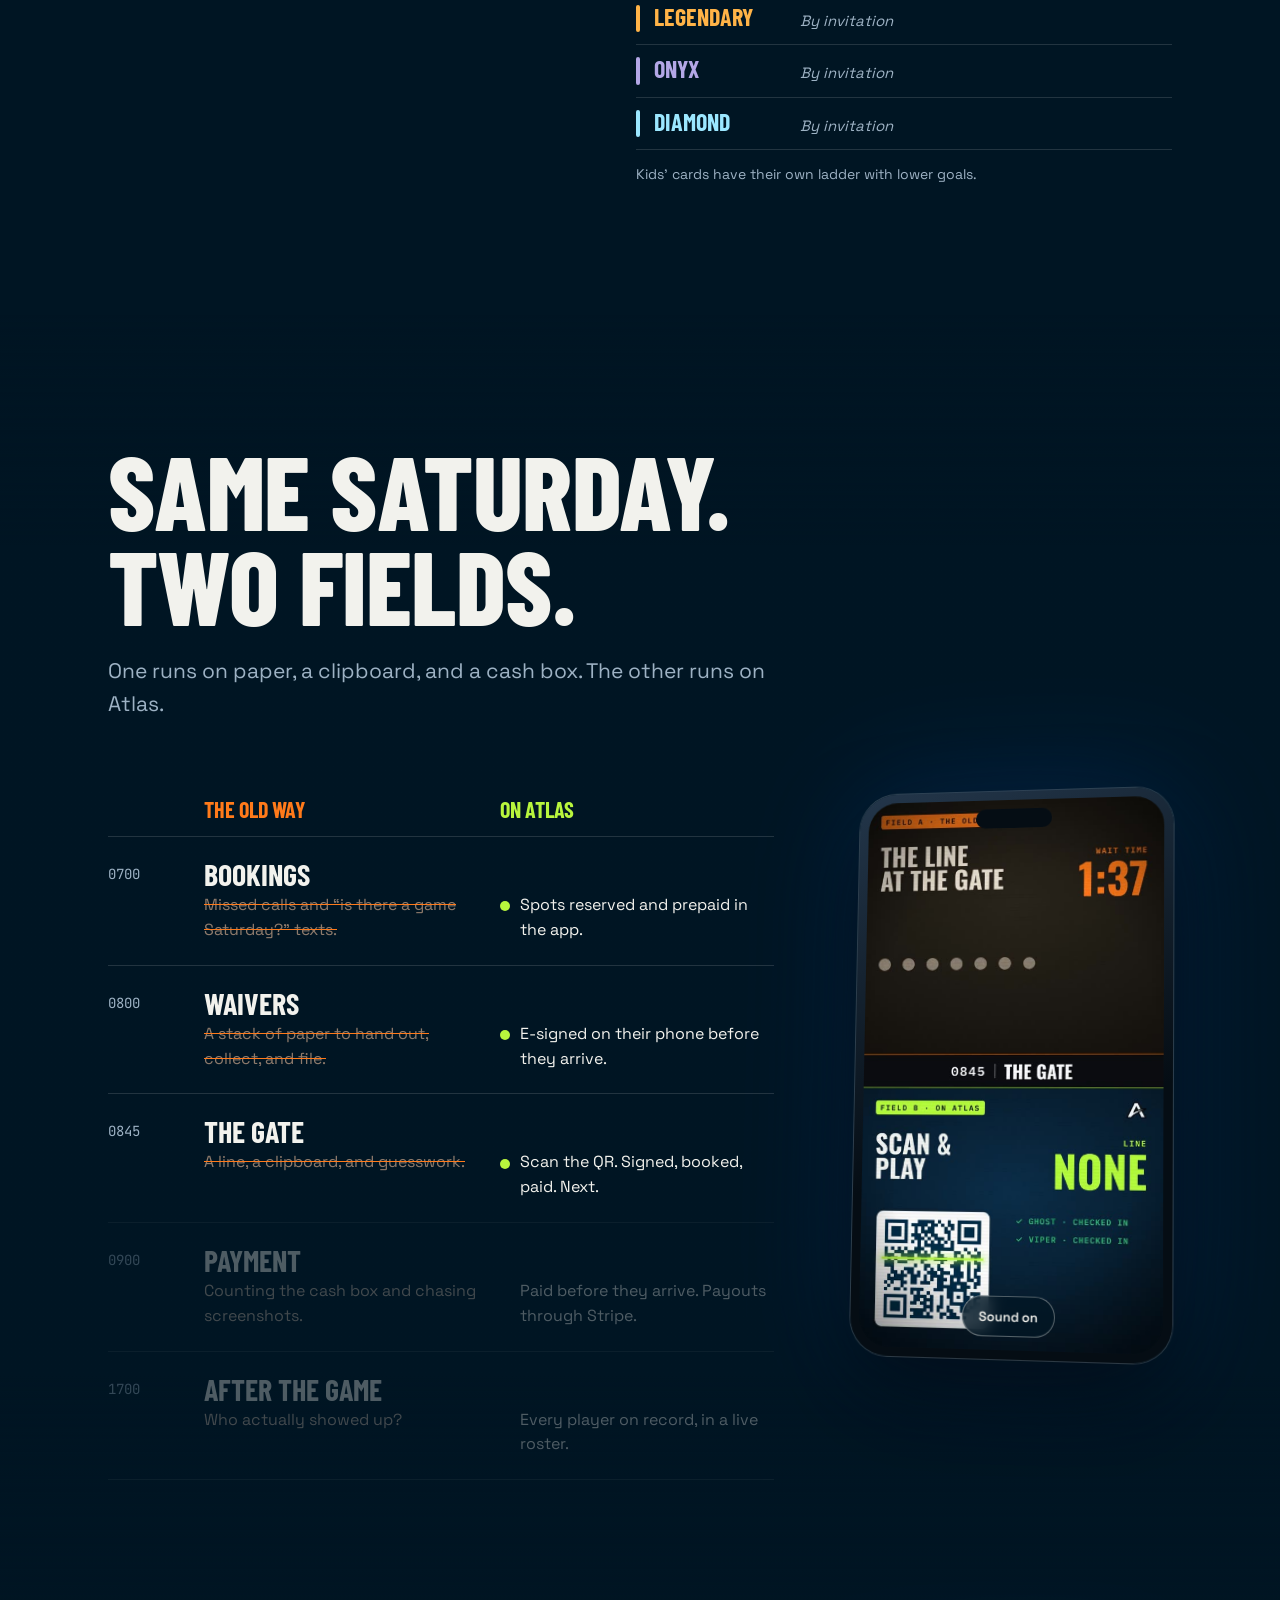
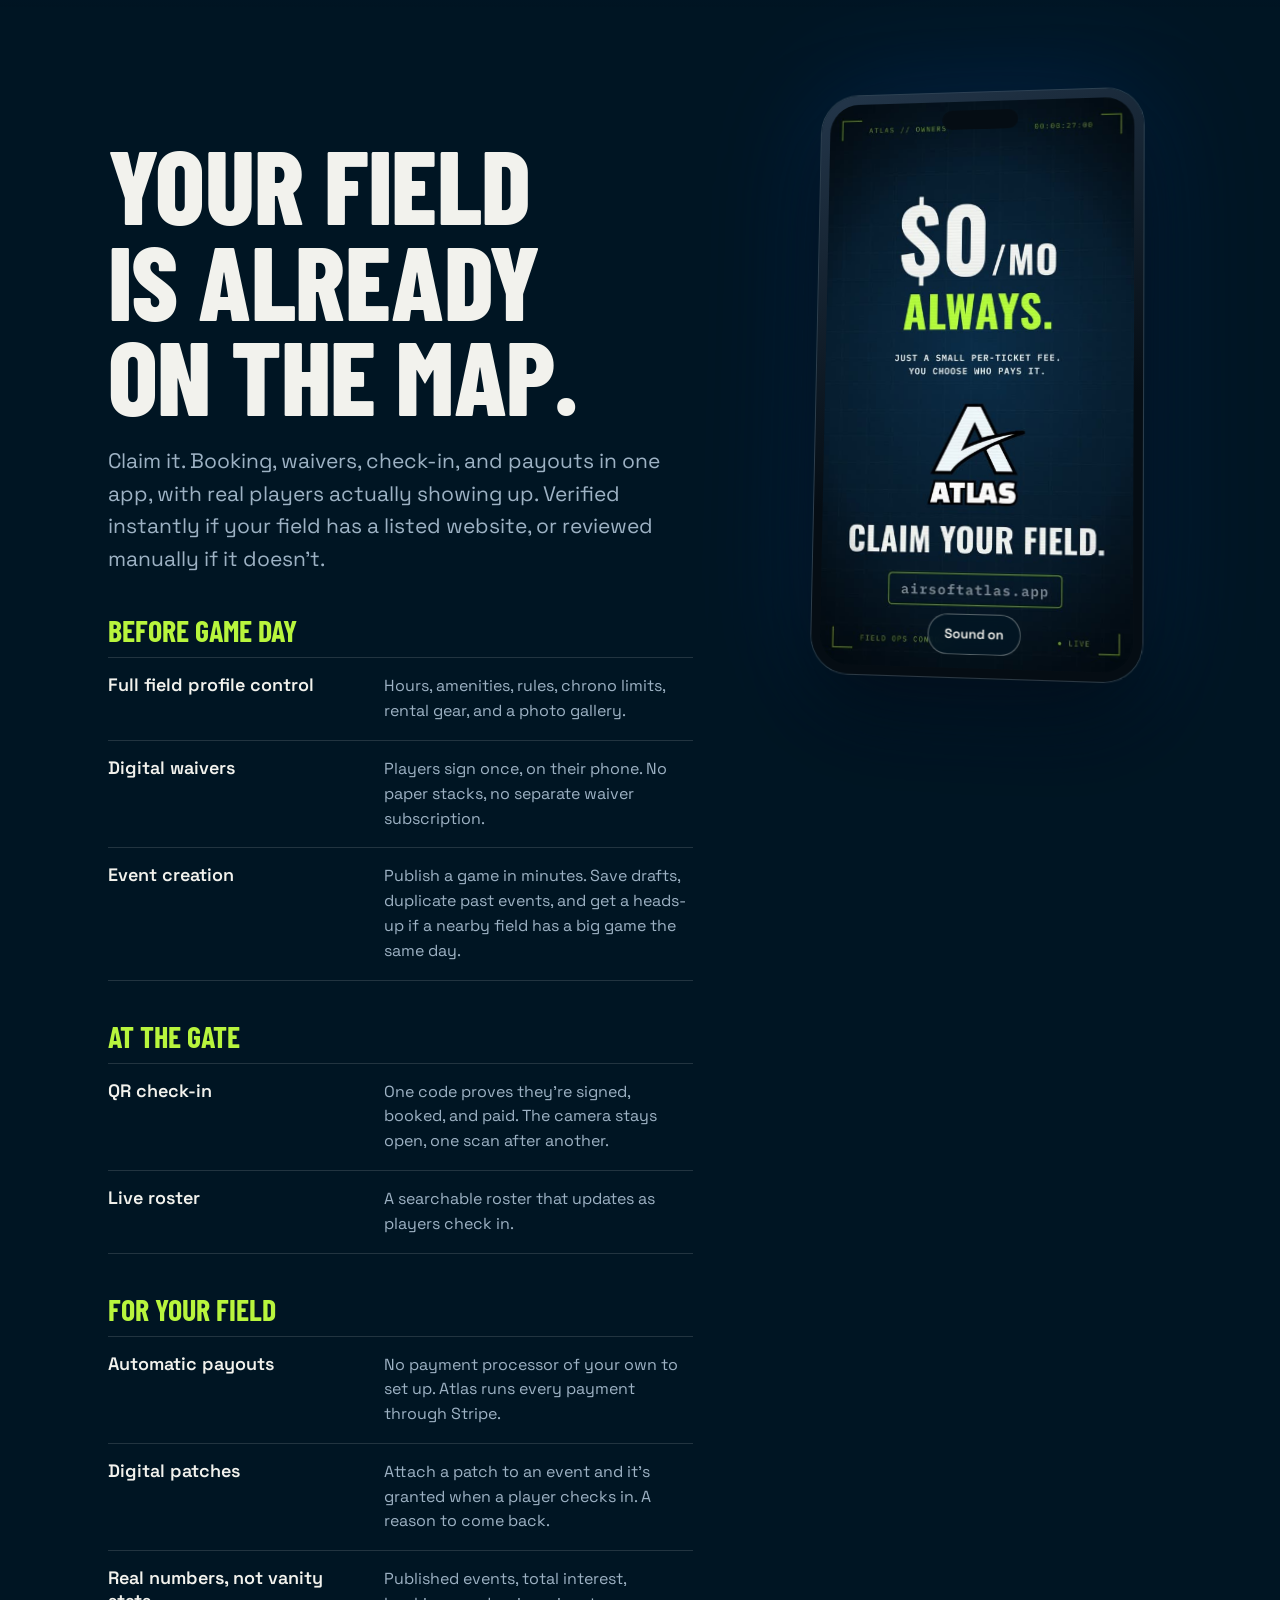
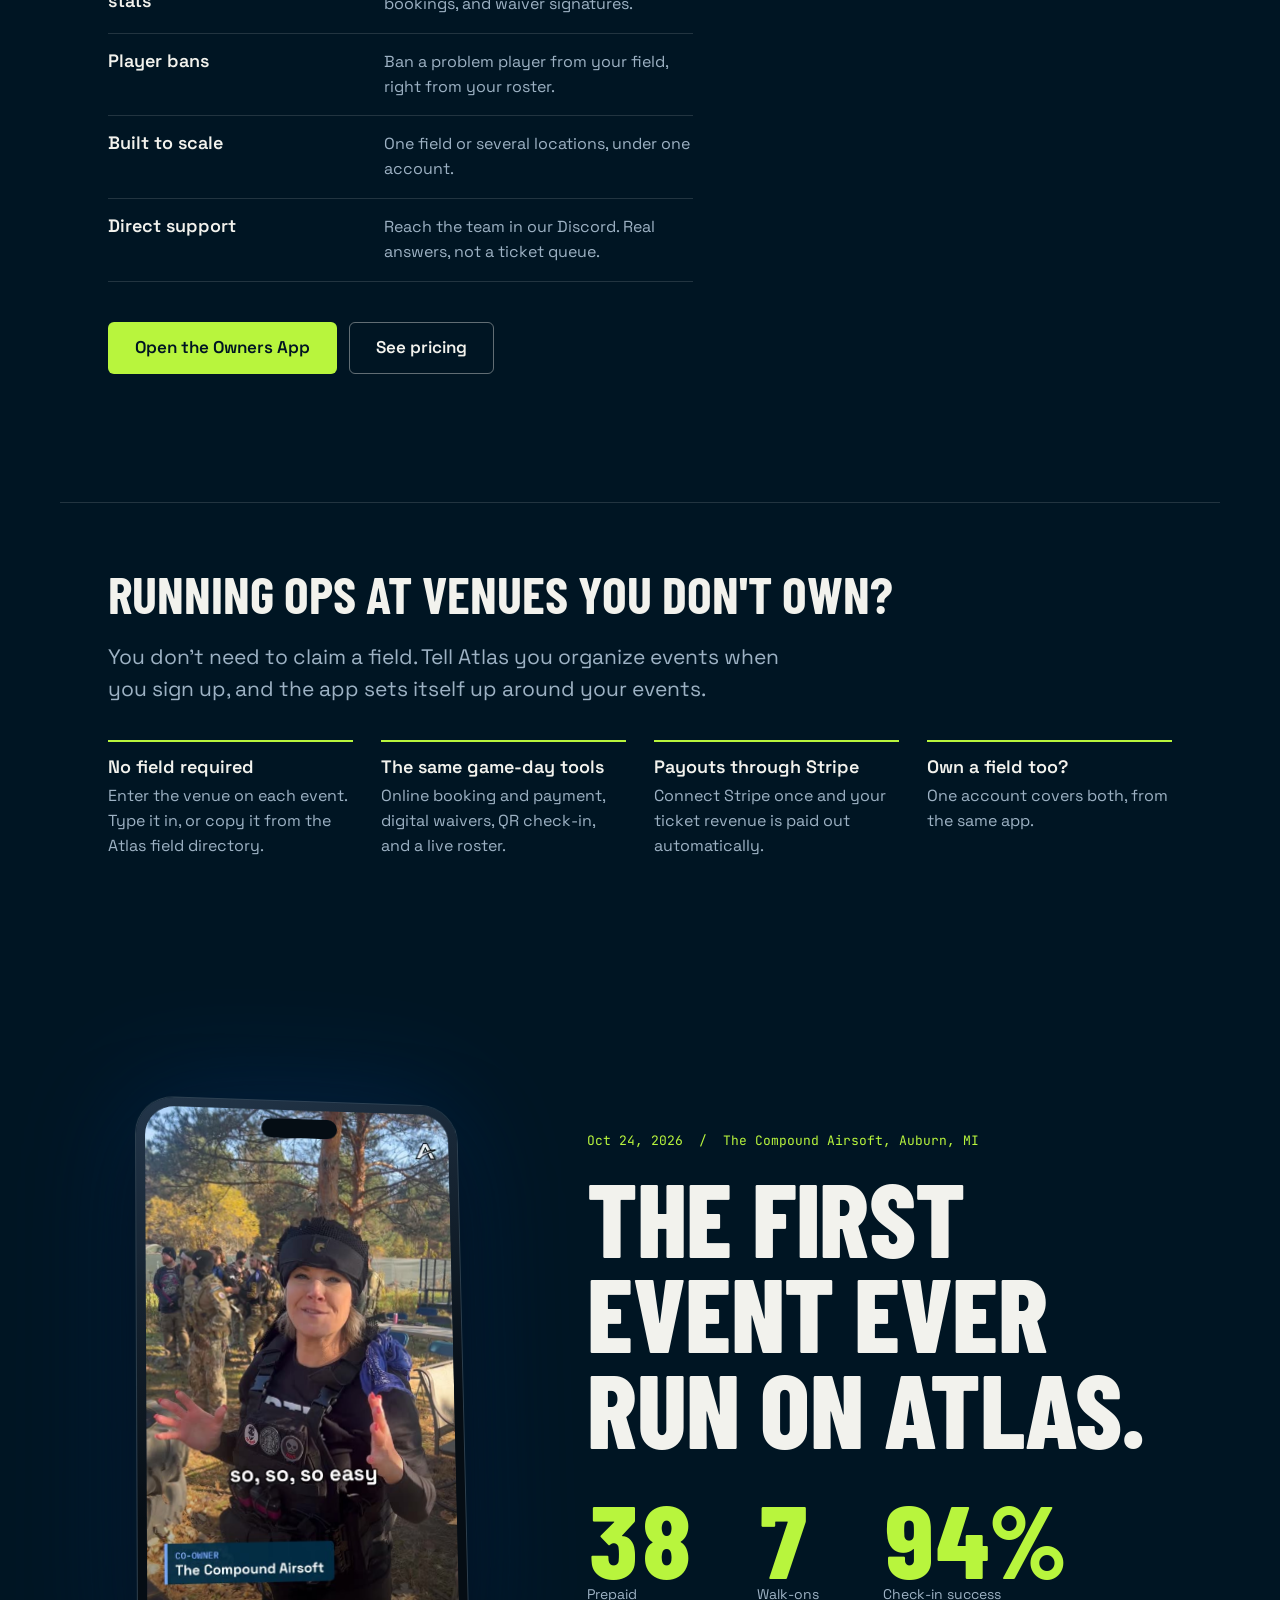
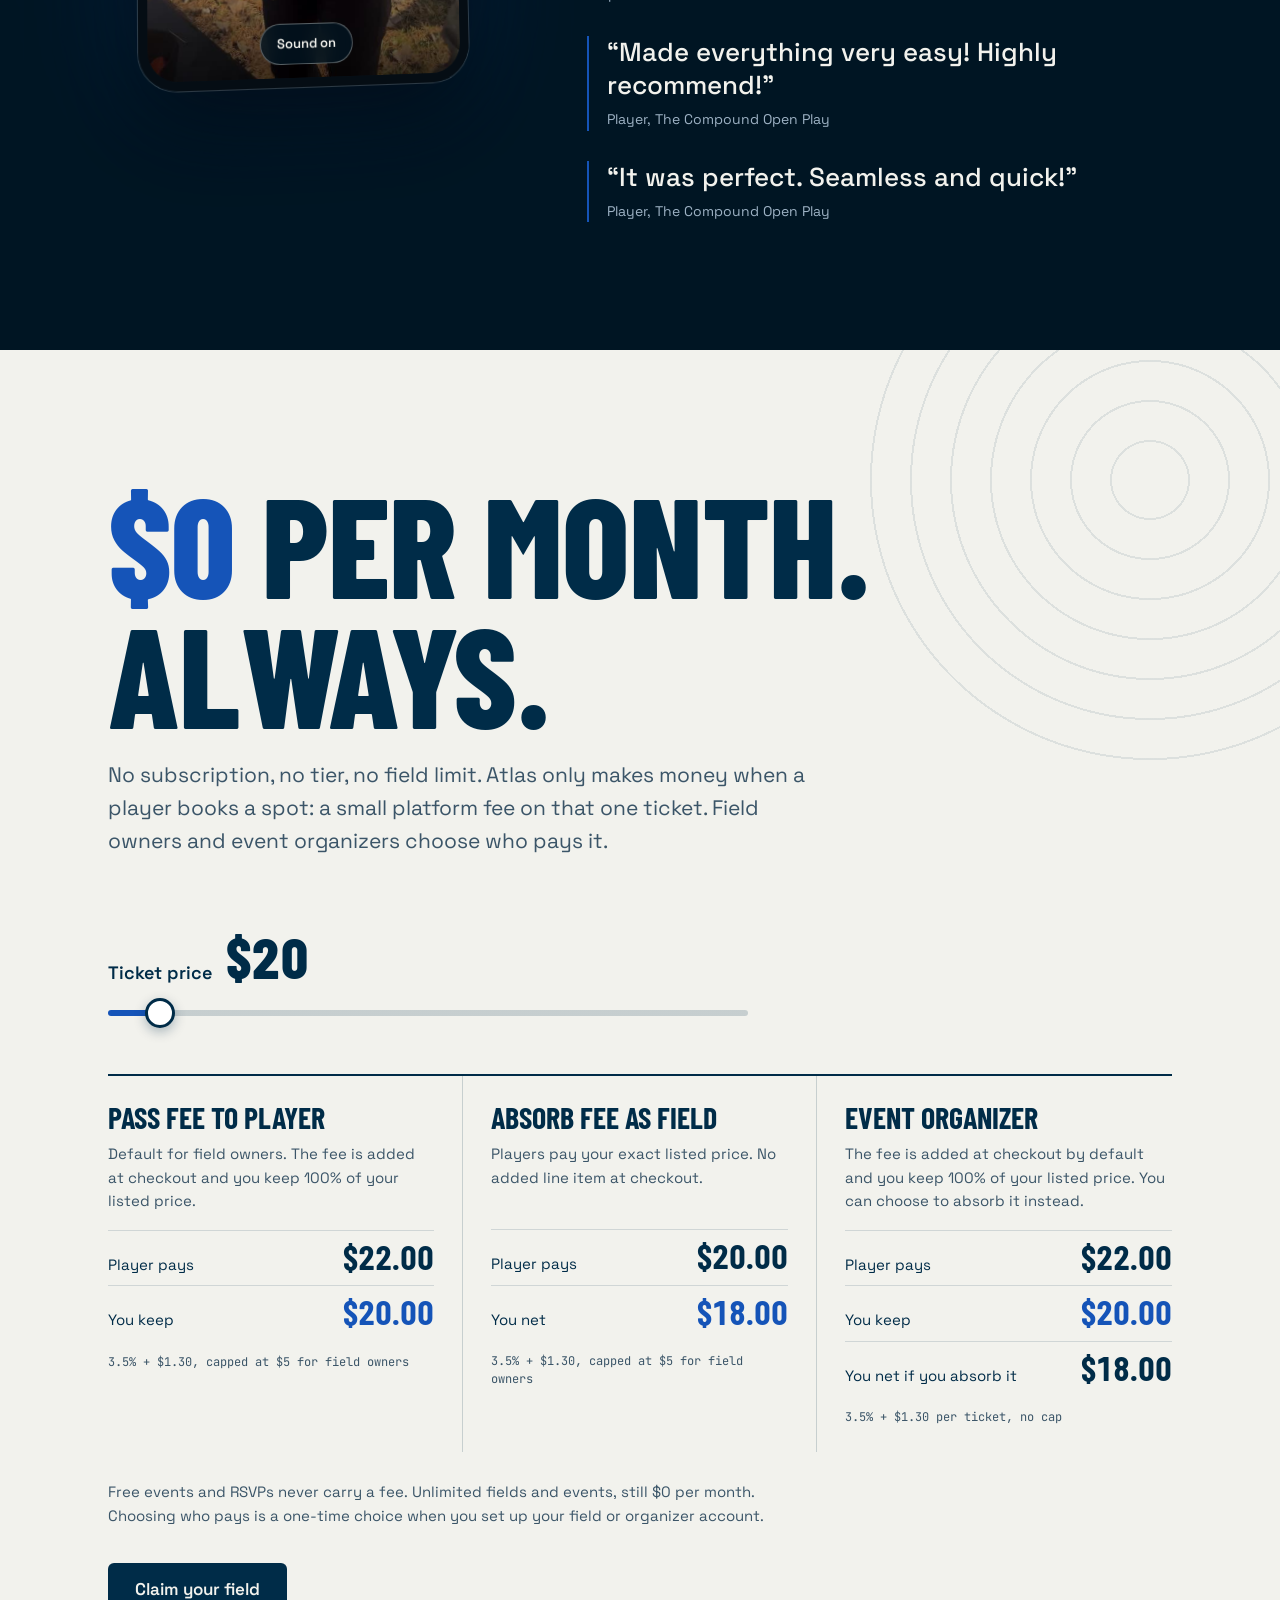
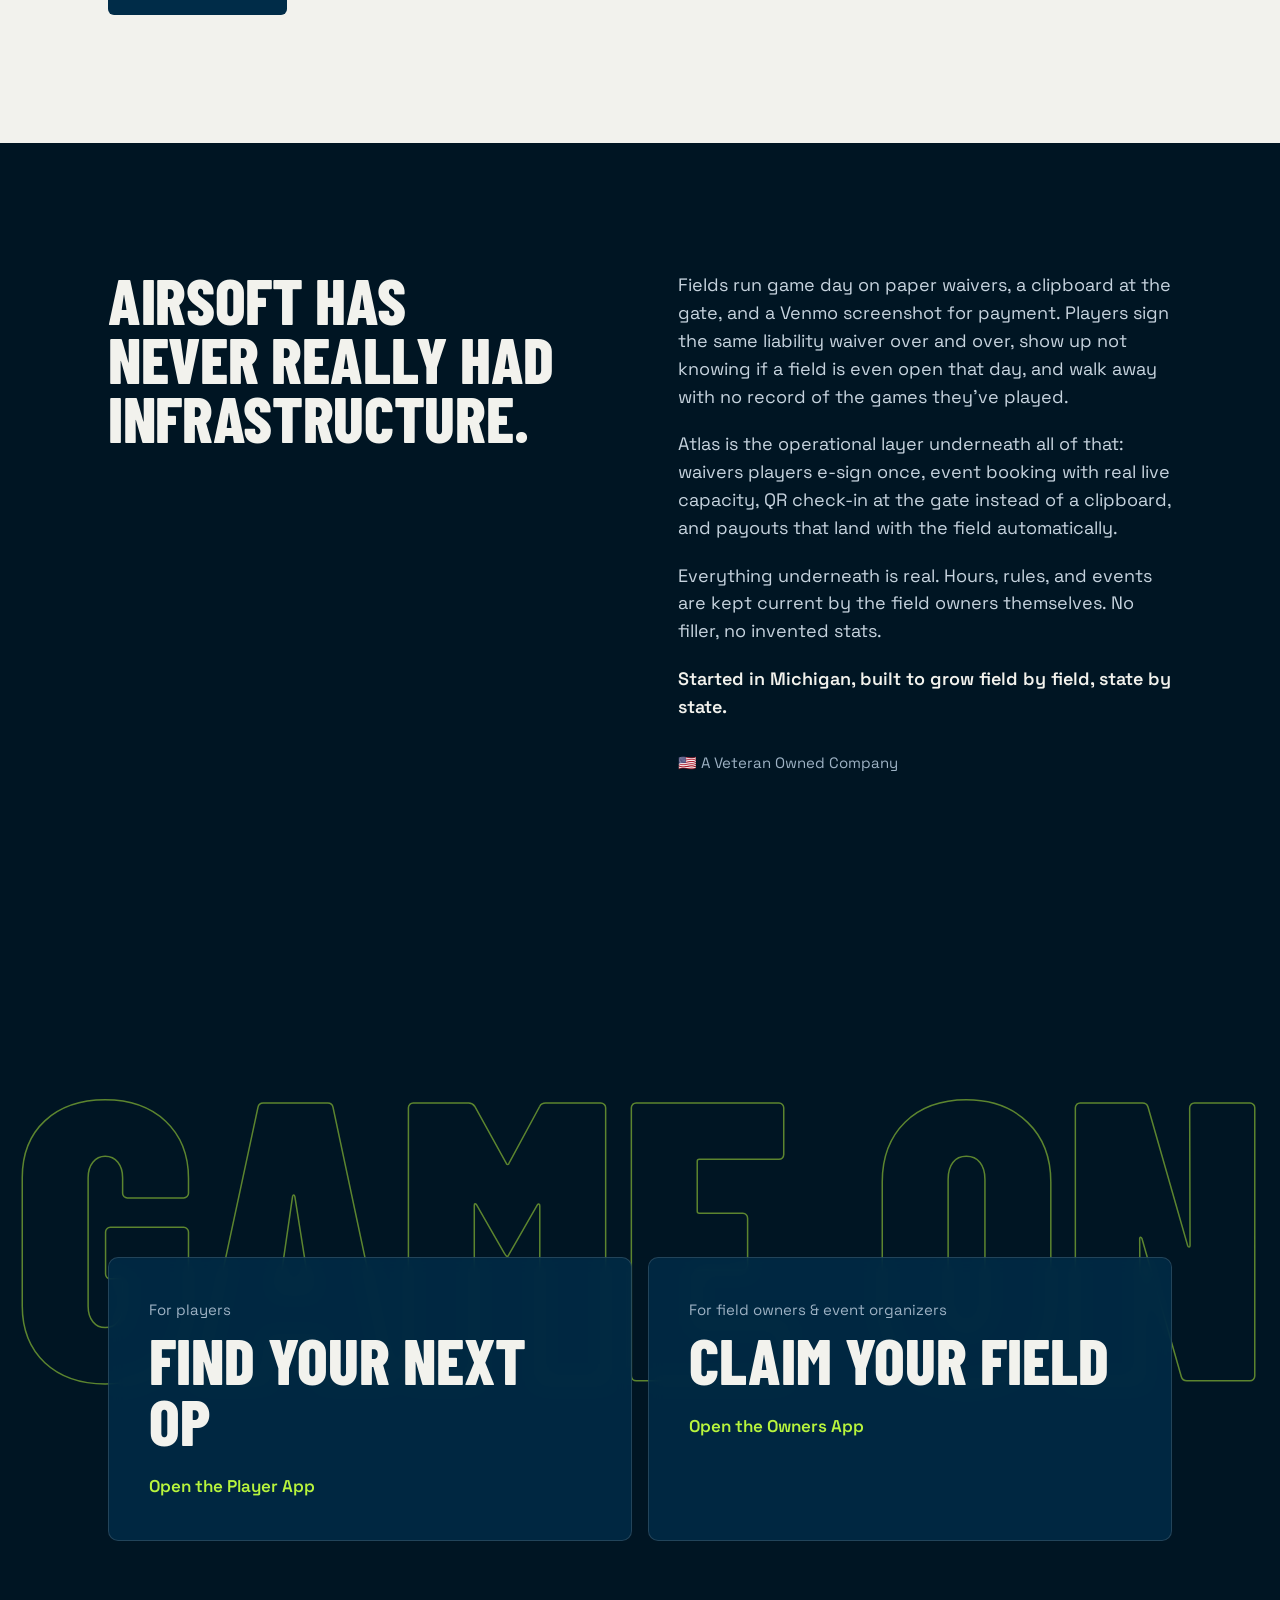
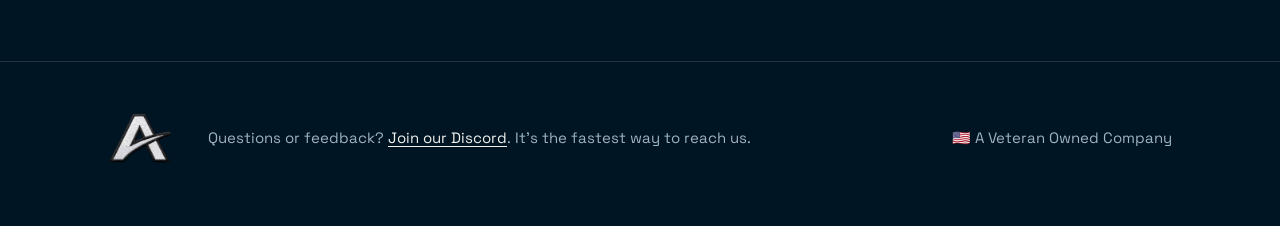
<file: players.html>
<!DOCTYPE html>
<html lang="en">
<head>
  <meta charset="UTF-8" />
  <title>Atlas</title>
  <link rel="canonical" href="https://airsoftatlas.app/#players" />
  <meta name="robots" content="noindex" />
  <script>location.replace("index.html#" + (location.hash.slice(1) || "players"));</script>
  <meta http-equiv="refresh" content="0; url=index.html#players" />
</head>
<body><a href="index.html#players">Continue to Atlas</a></body>
</html>
</file>
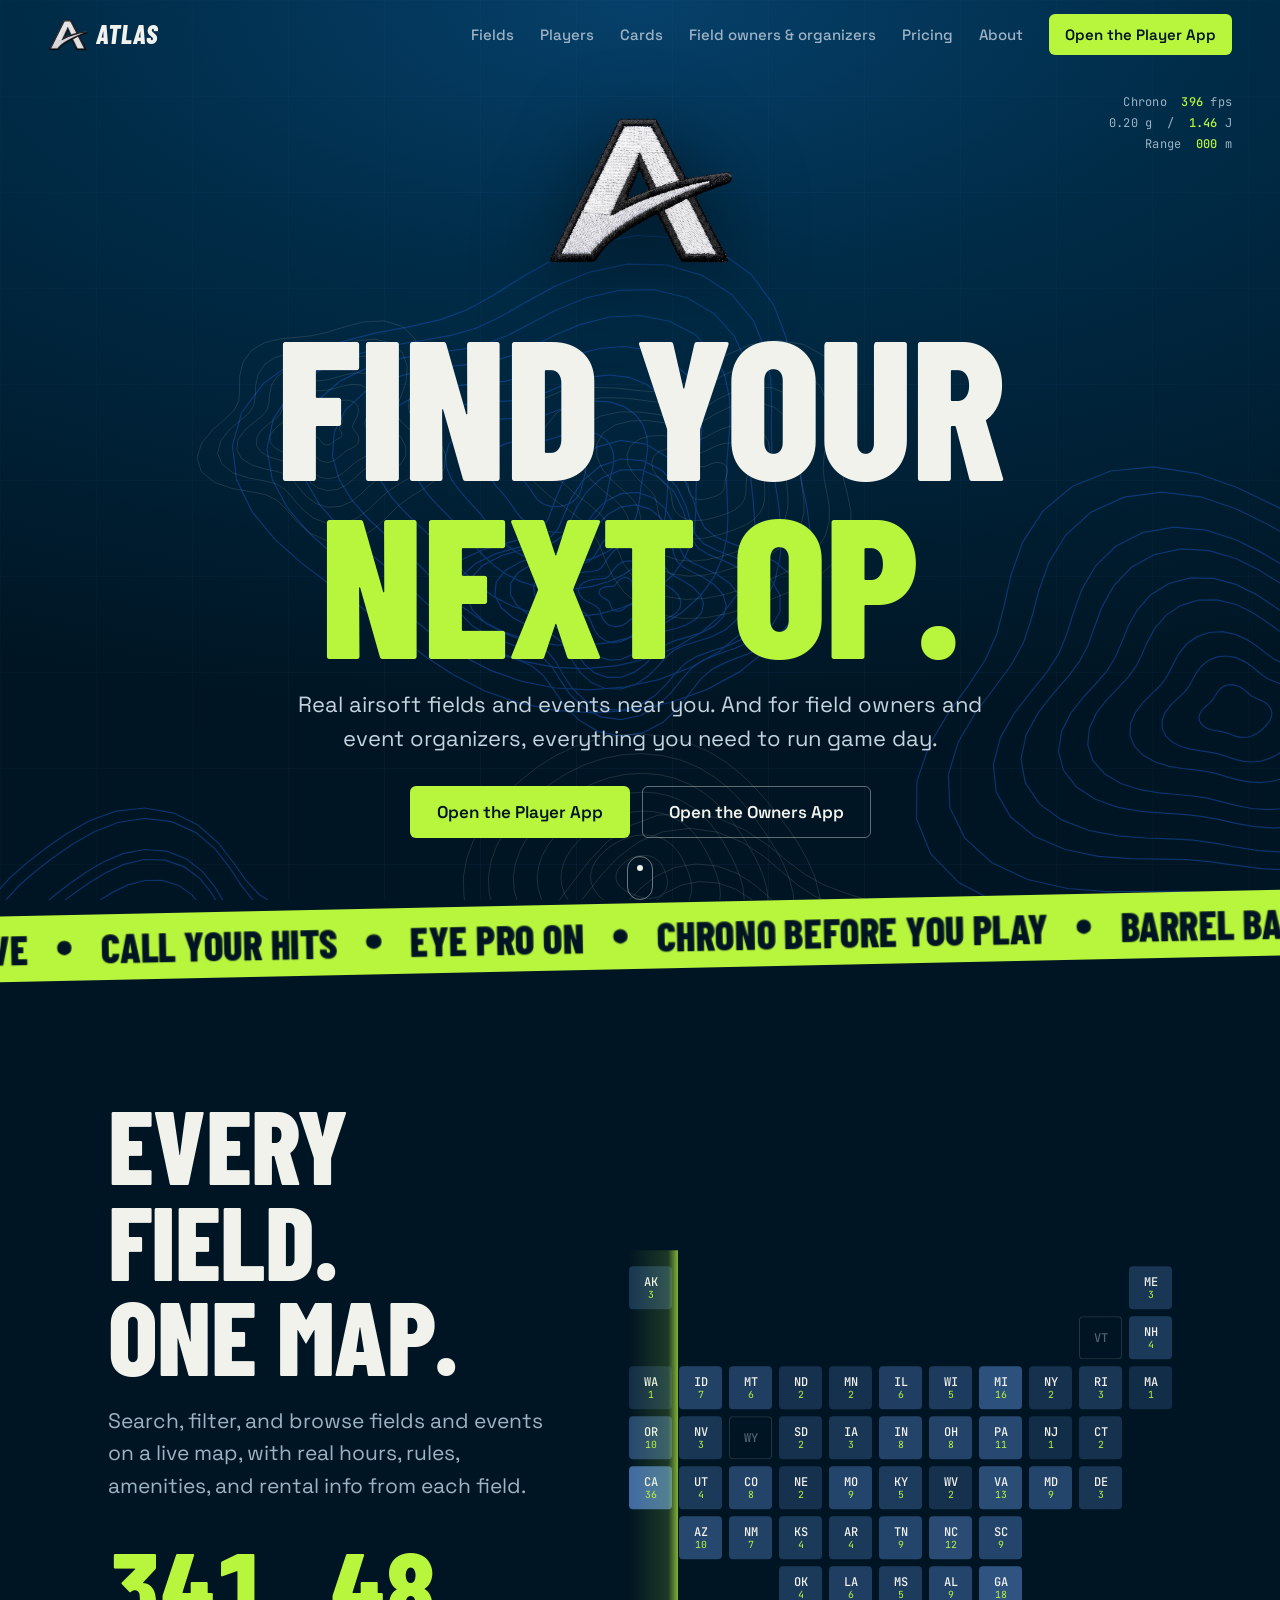
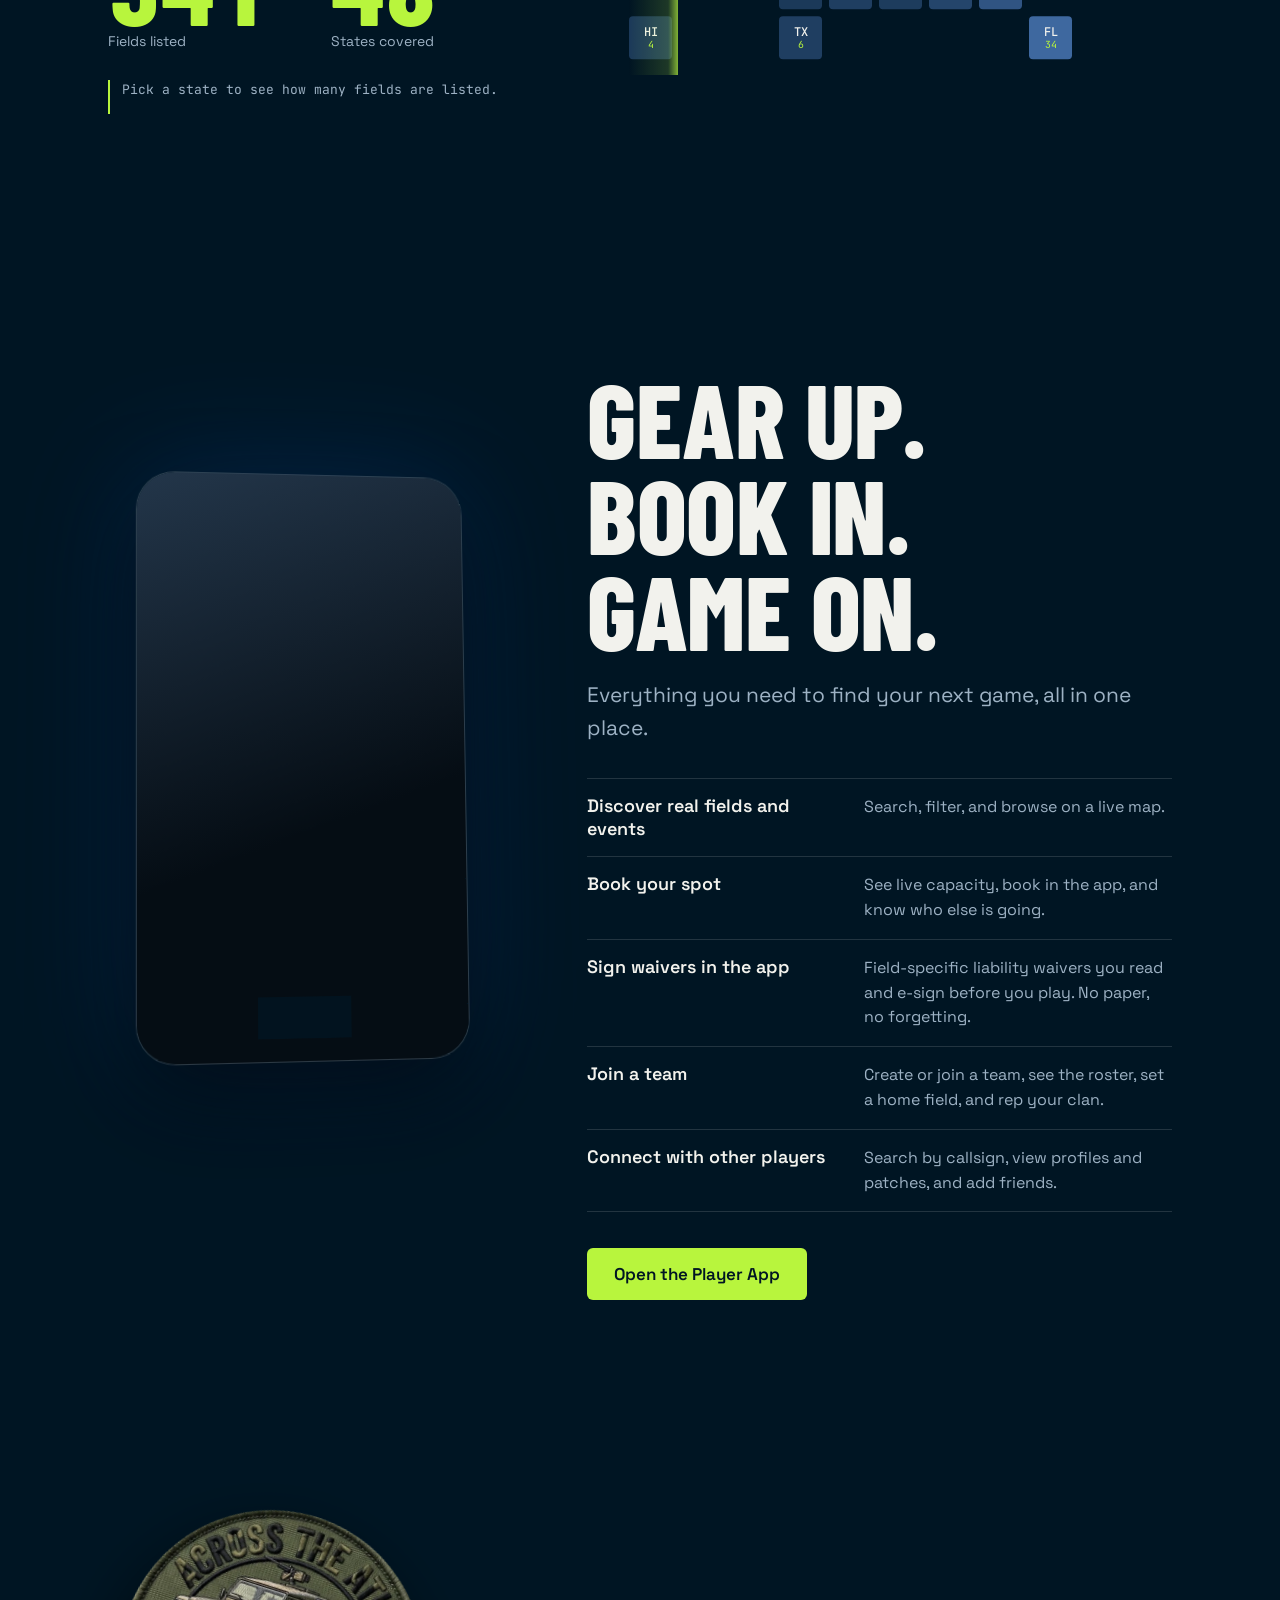
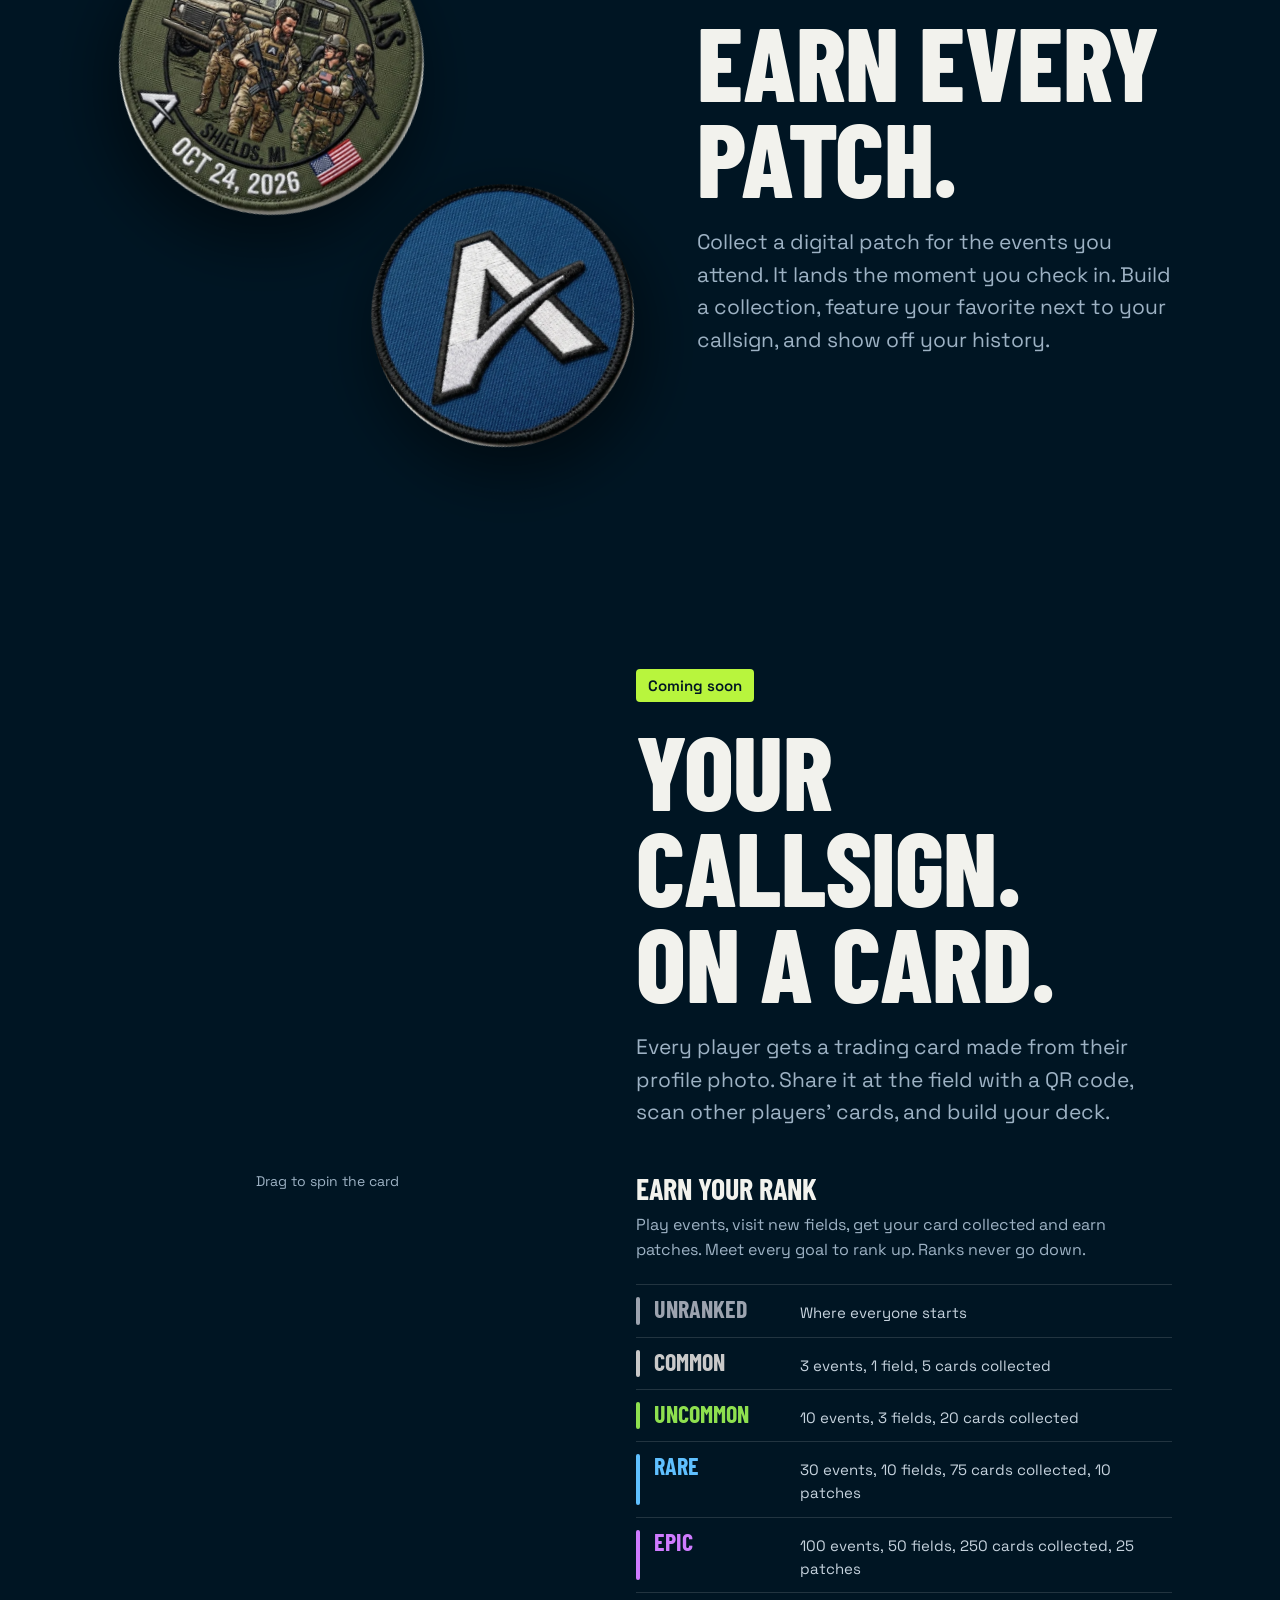
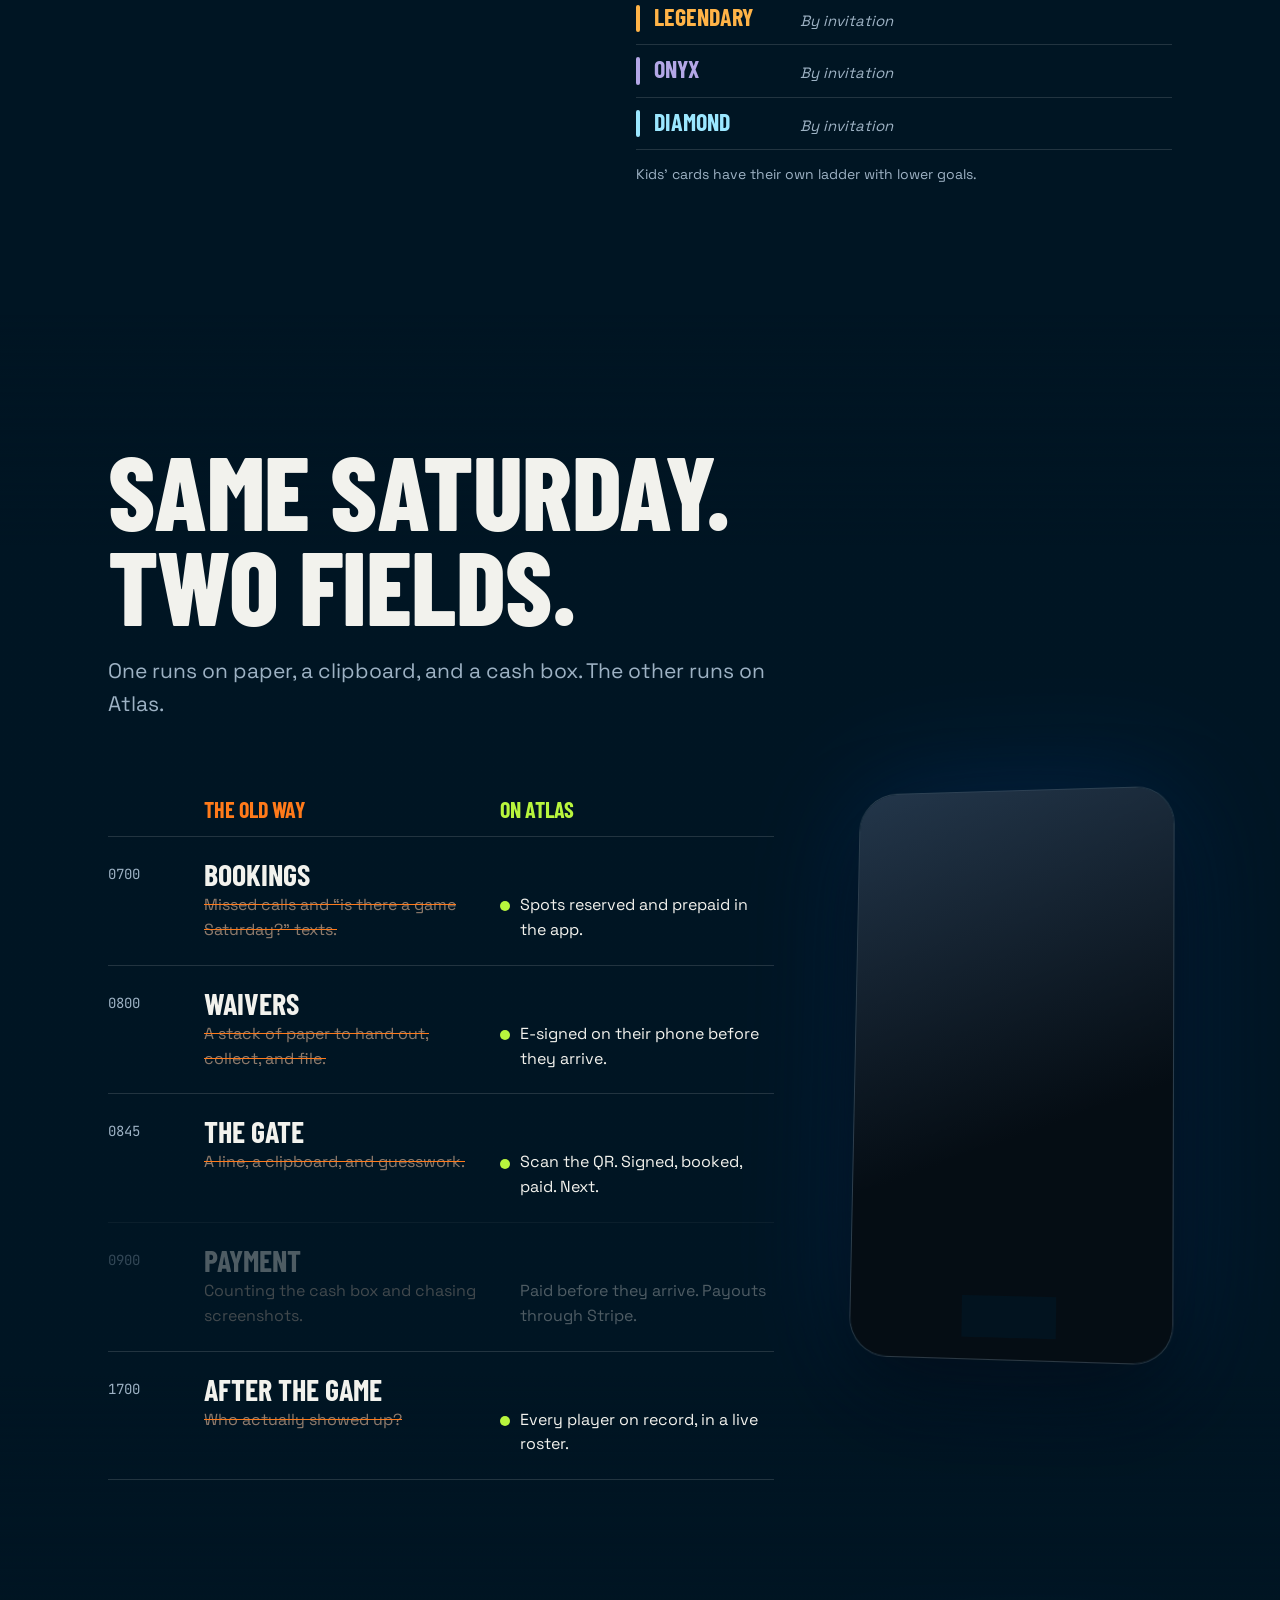
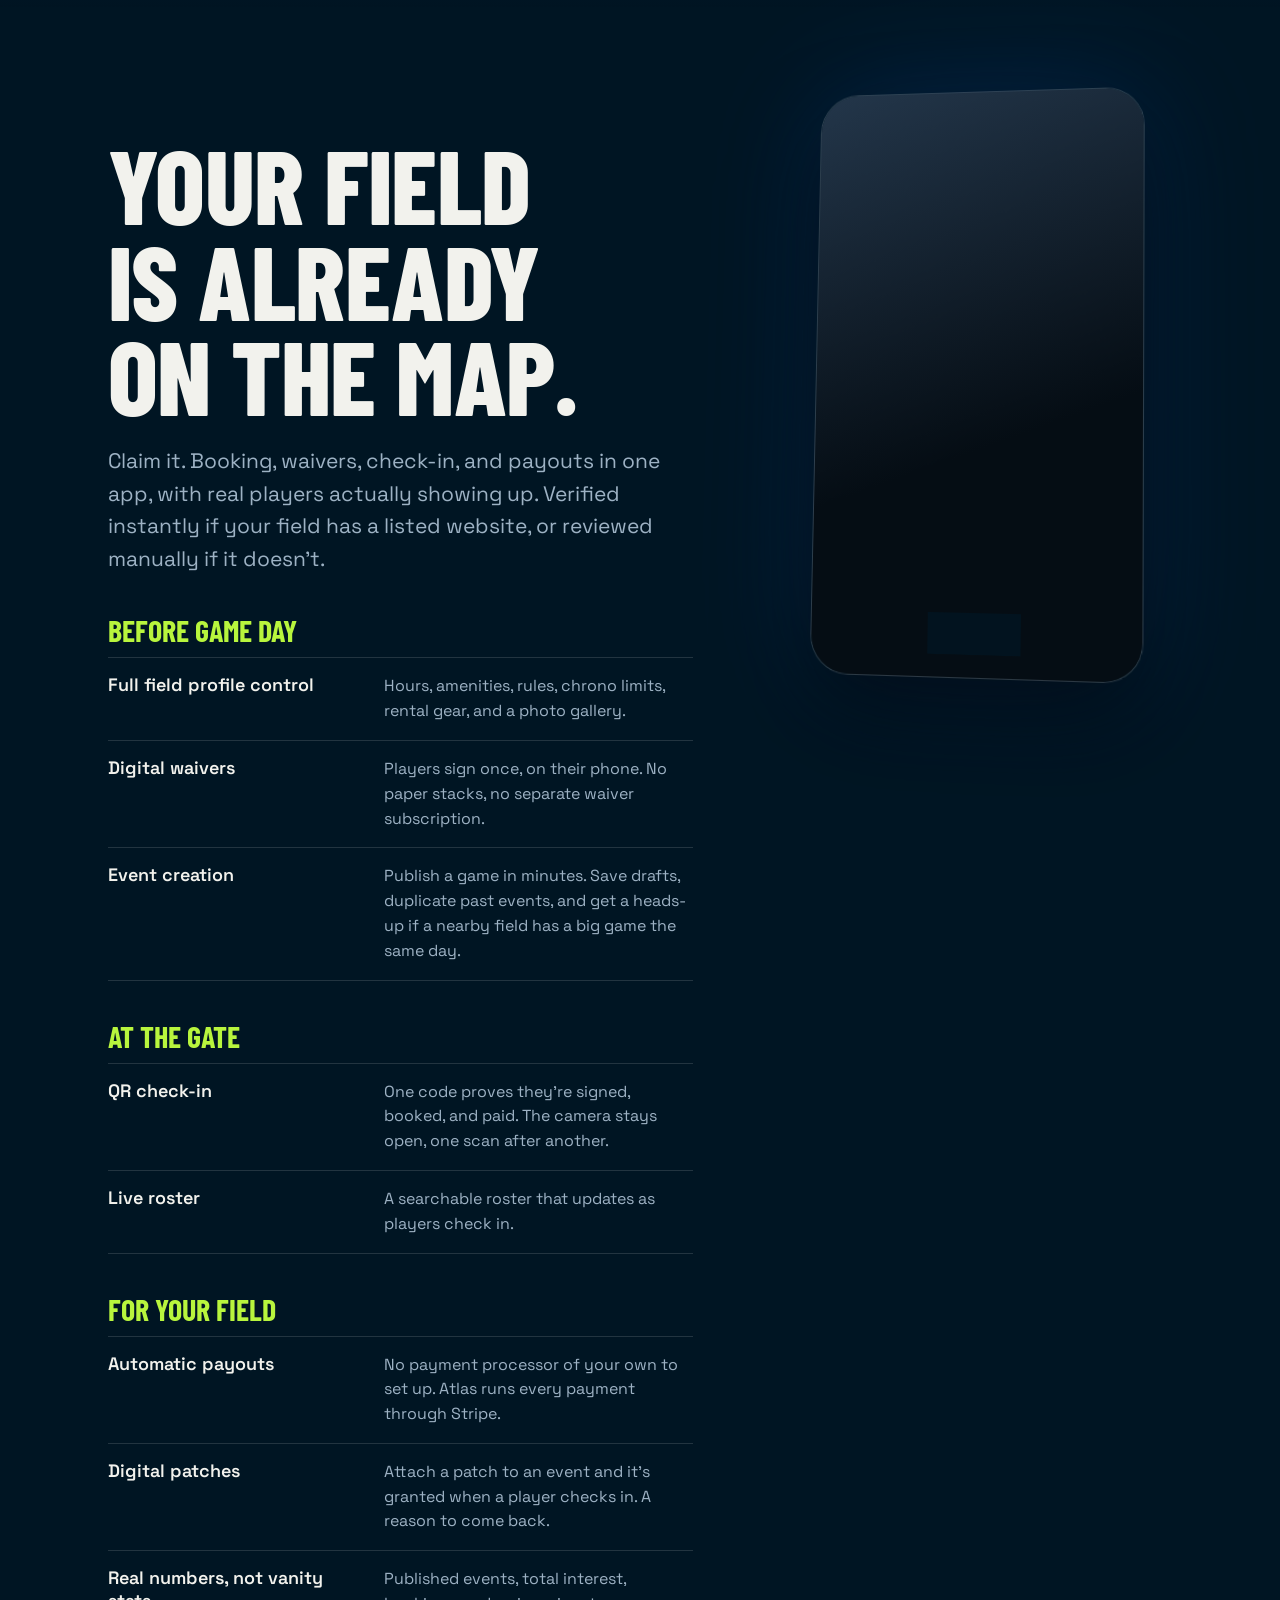
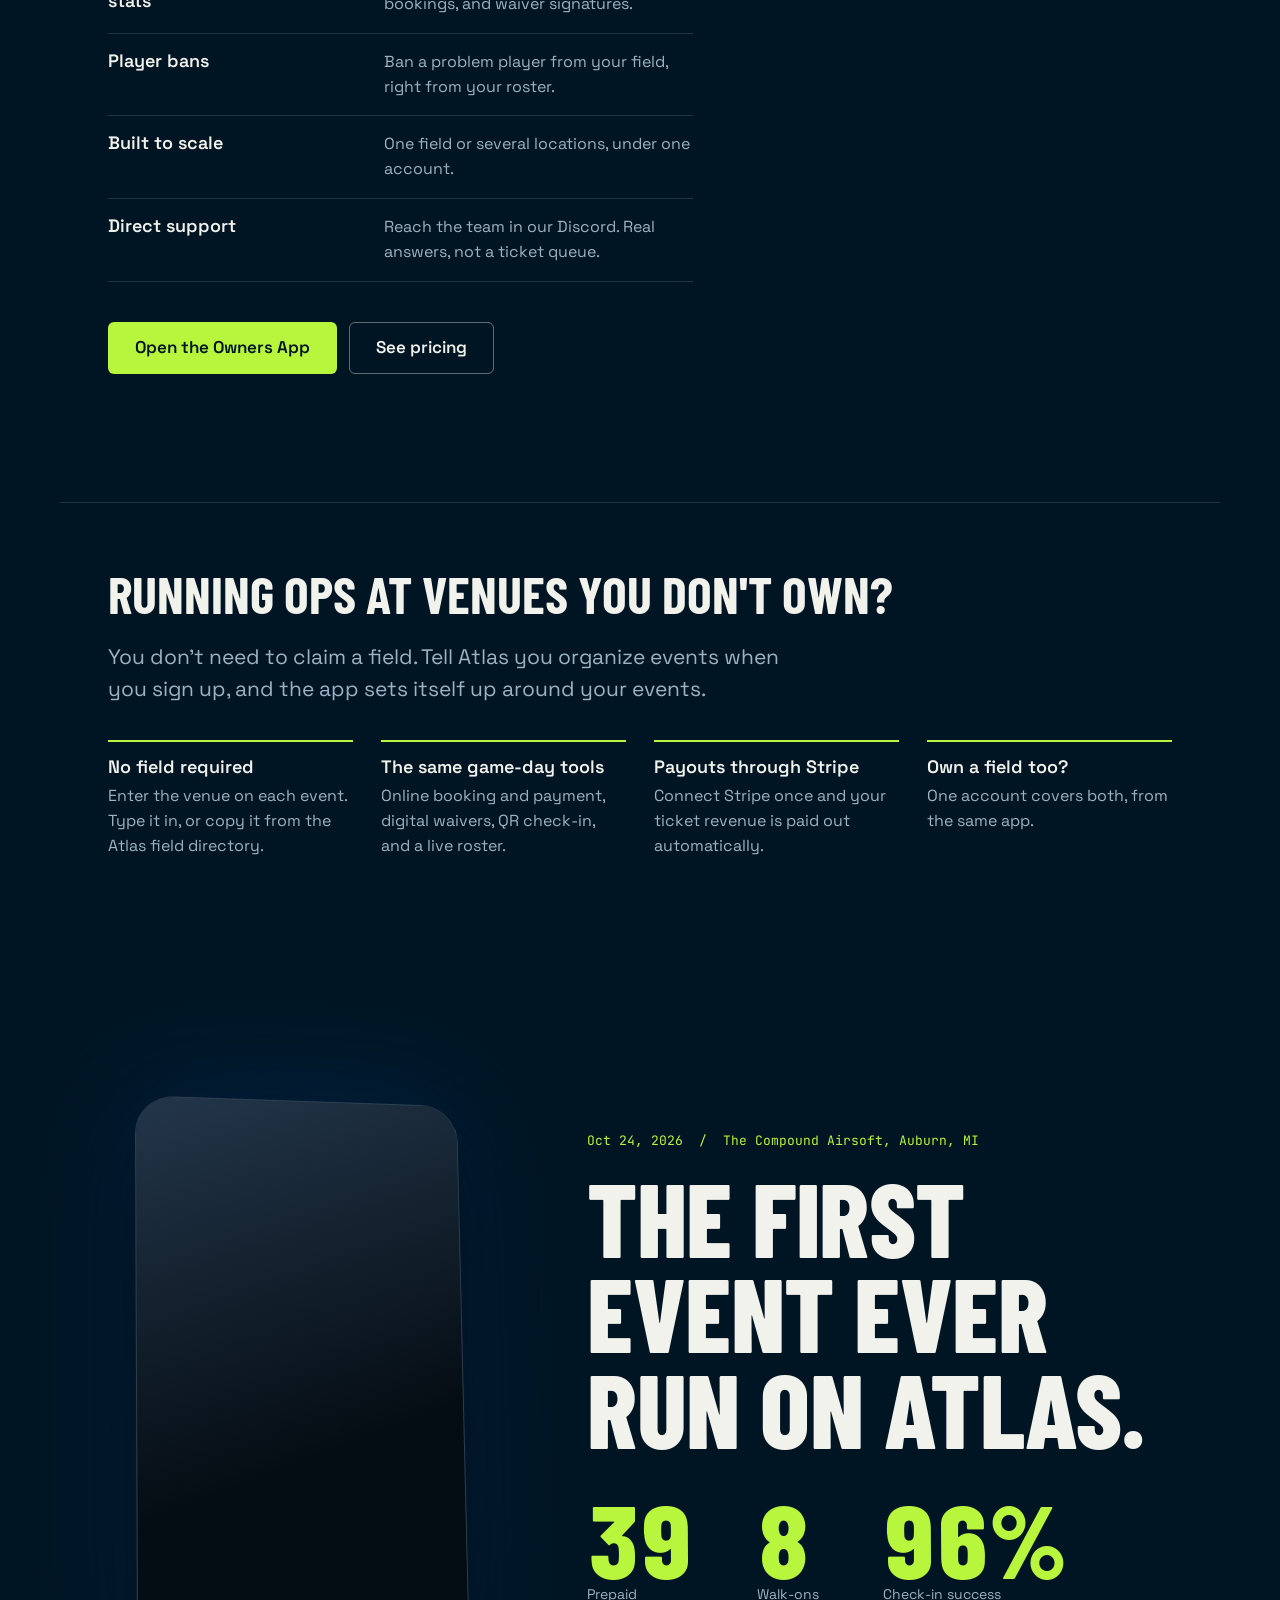
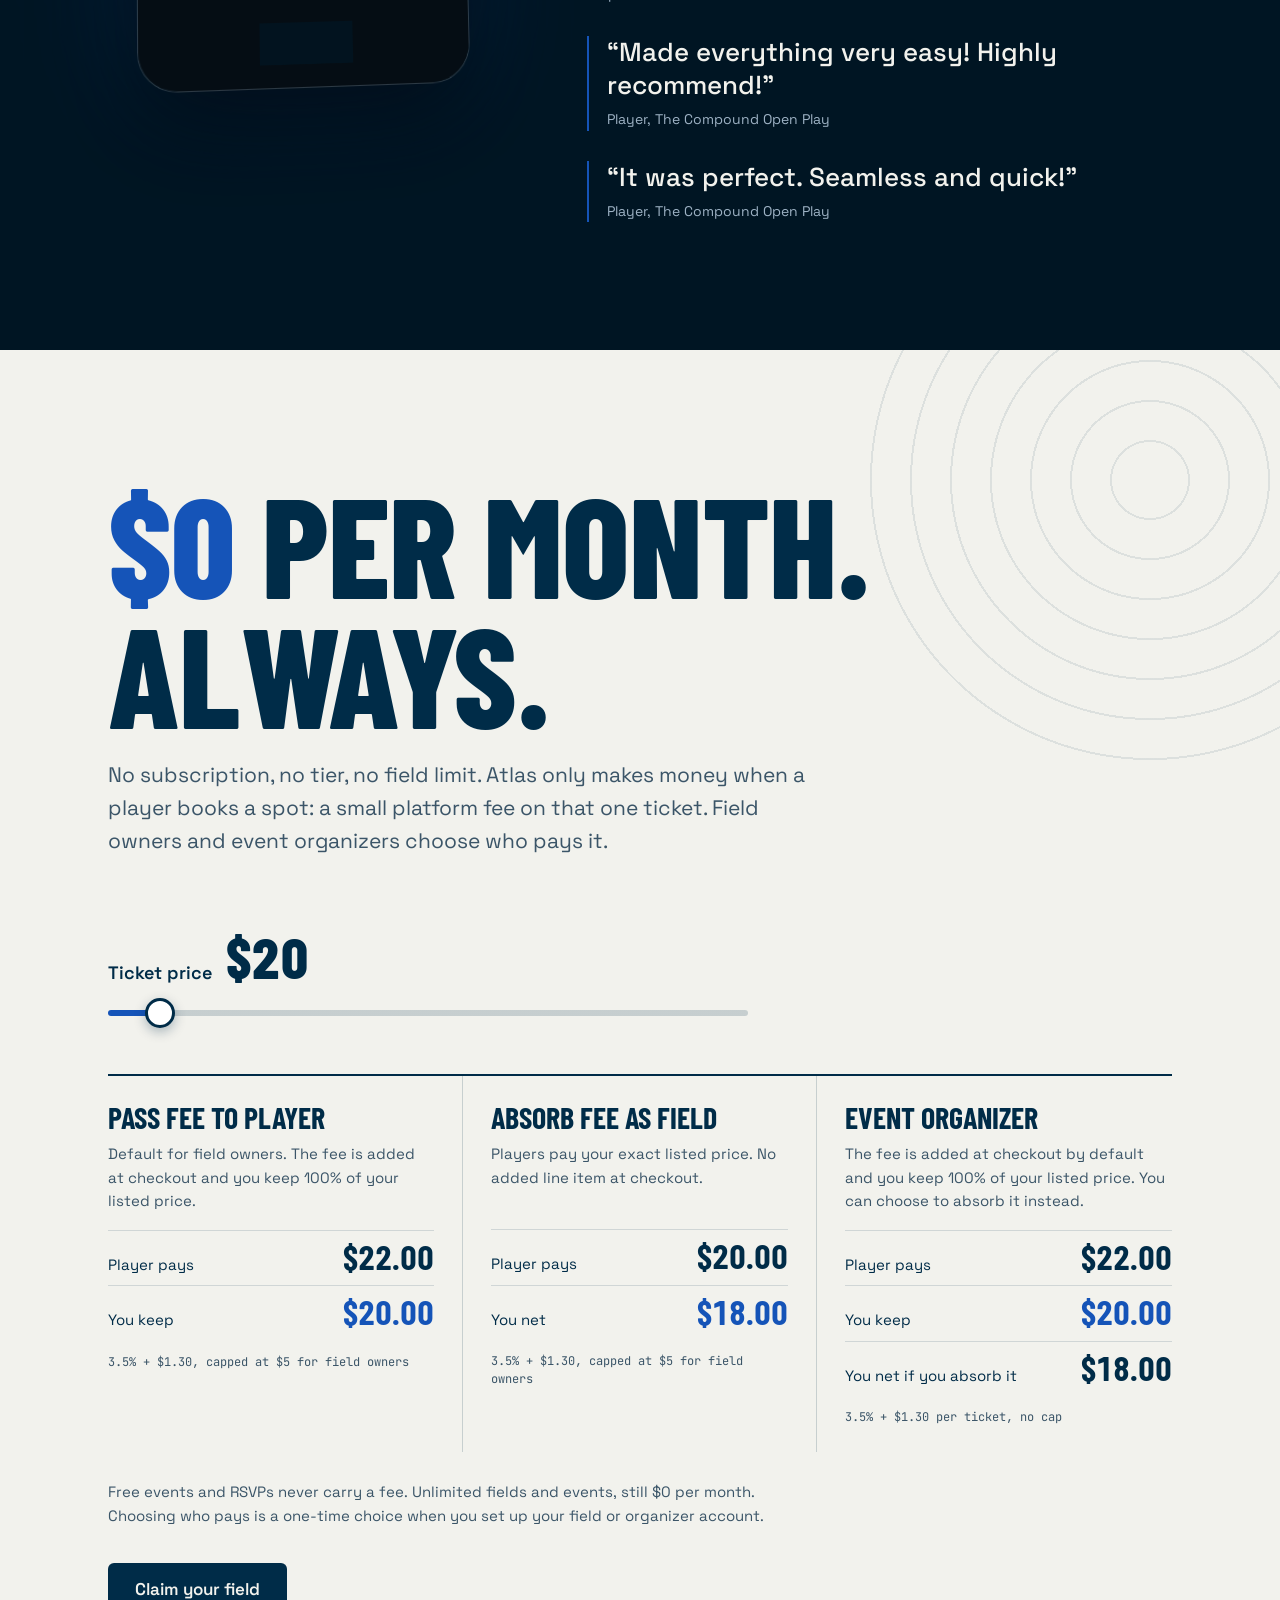
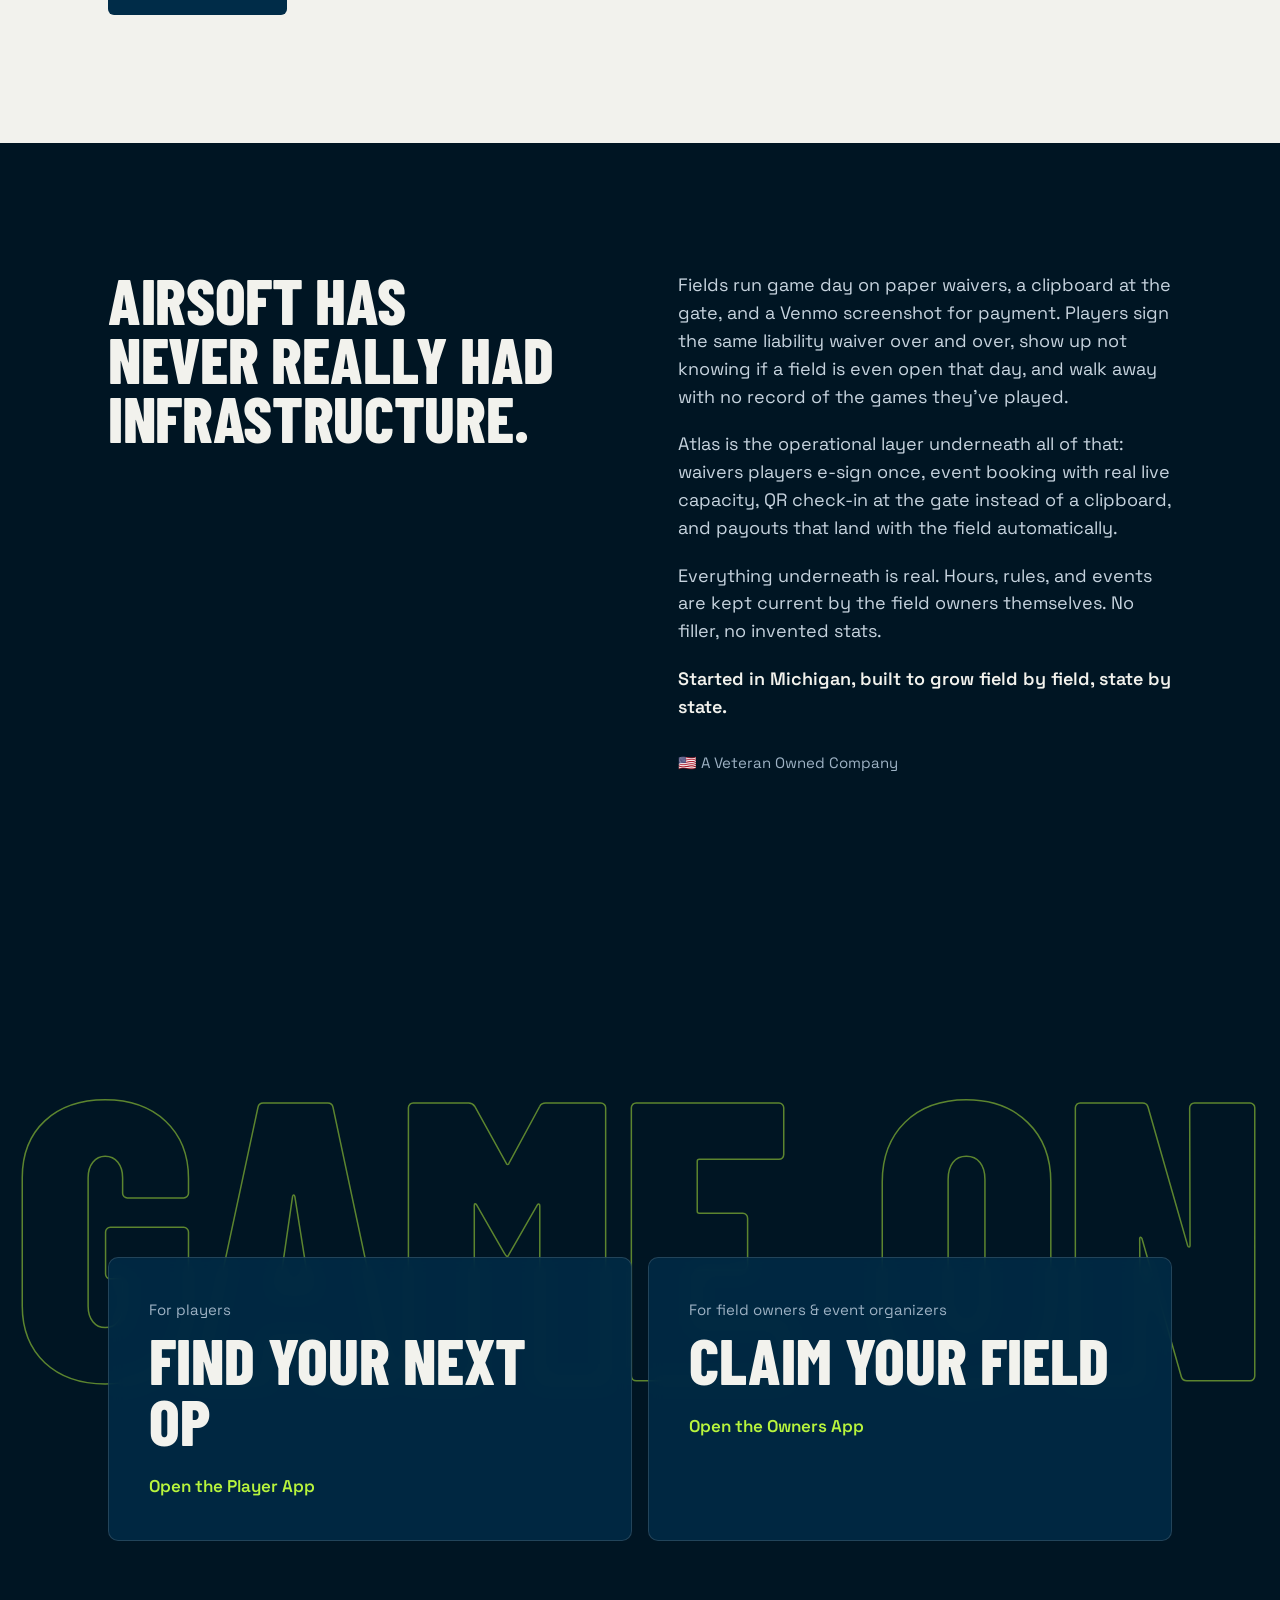
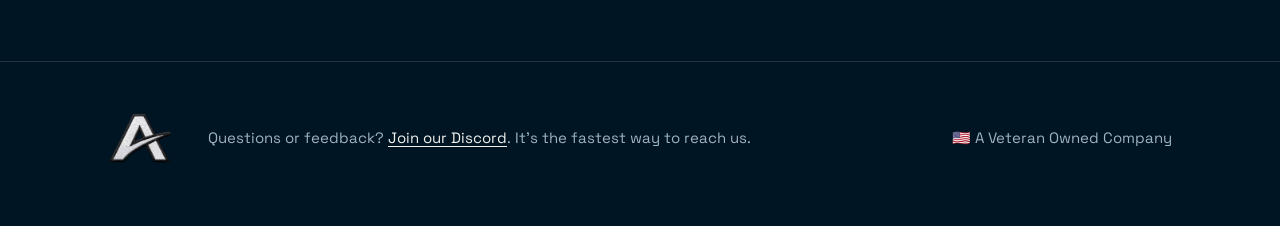
<file: pricing.html>
<!DOCTYPE html>
<html lang="en">
<head>
  <meta charset="UTF-8" />
  <title>Atlas</title>
  <link rel="canonical" href="https://airsoftatlas.app/#pricing" />
  <meta name="robots" content="noindex" />
  <script>location.replace("index.html#" + (location.hash.slice(1) || "pricing"));</script>
  <meta http-equiv="refresh" content="0; url=index.html#pricing" />
</head>
<body><a href="index.html#pricing">Continue to Atlas</a></body>
</html>
</file>
<file: site.css>
/* Atlas website v2
   Palette: Atlas navy / Atlas blue / bone (existing brand) + tracer lime and
   hi-vis orange carried over from the promo videos. */
:root {
  --ink: #001523;        /* deepest navy, page base */
  --navy: #002C48;       /* Atlas navy */
  --navy-2: #0A3A5C;
  --blue: #1554B8;       /* Atlas blue */
  --sky: #6FA8FF;
  --bone: #F2F2ED;       /* Atlas off-white */
  --mist: #9DB2C4;       /* muted text on navy */
  --lime: #B8F53D;       /* tracer */
  --orange: #FF7A1A;     /* the old way */
  --line: rgba(242, 242, 237, 0.14);

  --display: "Barlow Condensed", "Arial Narrow", sans-serif;
  --body: "Space Grotesk", system-ui, sans-serif;
  --mono: "JetBrains Mono", ui-monospace, monospace;

  --wrap: 1160px;
  --pad: clamp(20px, 5vw, 48px);
}

*, *::before, *::after { box-sizing: border-box; }
html { scroll-behavior: smooth; -webkit-text-size-adjust: 100%; overflow-x: clip; }
body {
  margin: 0;
  background: var(--ink);
  color: var(--bone);
  font-family: var(--body);
  font-size: 17px;
  line-height: 1.55;
  overflow-x: clip;
  -webkit-font-smoothing: antialiased;
}
img, video, canvas, svg { display: block; max-width: 100%; }
a { color: inherit; }
h1, h2, h3, h4, p, ul, ol, dl, dd, figure, blockquote { margin: 0; padding: 0; }
ul, ol { list-style: none; }
:focus-visible { outline: 2px solid var(--lime); outline-offset: 3px; border-radius: 4px; }

.skip { position: absolute; left: -999px; top: 8px; background: var(--lime); color: var(--ink); padding: 8px 14px; z-index: 200; }
.skip:focus { left: 8px; }

.wrap { width: 100%; max-width: var(--wrap); margin: 0 auto; padding: 0 var(--pad); }

/* ---------- Fixed parallax terrain ---------- */
.terrain { position: fixed; inset: 0; z-index: 0; overflow: hidden; pointer-events: none;
  background: radial-gradient(120% 80% at 50% 0%, #06406A 0%, var(--navy) 38%, var(--ink) 100%); }
.terrain-layer, .terrain-grid { position: absolute; left: 0; top: 0; width: 100%; will-change: transform; background-repeat: repeat; }
.terrain-layer { background-size: 1600px 2400px; background-position: 50% 0; }
#terrainFar { opacity: 0.5; }
#terrainNear { opacity: 0.55; }
.terrain-grid {
  background-image:
    linear-gradient(to right, rgba(111,168,255,0.07) 1px, transparent 1px),
    linear-gradient(to bottom, rgba(111,168,255,0.07) 1px, transparent 1px);
  background-size: 96px 96px;
  -webkit-mask-image: radial-gradient(90% 70% at 50% 40%, #000 0%, transparent 100%);
          mask-image: radial-gradient(90% 70% at 50% 40%, #000 0%, transparent 100%);
}
main, .footer, .nav { position: relative; z-index: 1; }

/* ---------- Nav ---------- */
.nav {
  position: fixed; top: 0; left: 0; right: 0; z-index: 50;
  display: flex; align-items: center; justify-content: space-between;
  padding: 14px var(--pad);
  transition: background 0.3s, backdrop-filter 0.3s, transform 0.35s;
}
.nav.is-stuck { background: rgba(0, 21, 35, 0.78); -webkit-backdrop-filter: blur(14px); backdrop-filter: blur(14px); border-bottom: 1px solid var(--line); }
.nav.is-hidden { transform: translateY(-100%); }
.nav-brand { display: flex; align-items: center; gap: 8px; text-decoration: none; }
.nav-brand img { width: 40px; height: 40px; }
.nav-brand span { font-family: var(--display); font-weight: 800; font-size: 26px; letter-spacing: 0.04em; text-transform: uppercase; font-style: italic; }
.nav-links { display: flex; align-items: center; gap: 26px; font-size: 15px; font-weight: 500; }
.nav-links a { text-decoration: none; color: var(--mist); transition: color 0.2s; }
.nav-links a:hover, .nav-links a.is-active { color: var(--bone); }
.nav-links .nav-cta { color: var(--ink); background: var(--lime); padding: 9px 16px; border-radius: 6px; font-weight: 600; }
.nav-links .nav-cta:hover { color: var(--ink); background: #CBFF5E; }
.nav-toggle { display: none; background: none; border: 0; padding: 10px; cursor: pointer; }
.nav-toggle span { display: block; width: 24px; height: 2px; background: var(--bone); margin: 5px 0; transition: transform 0.25s, opacity 0.2s; }
.nav-toggle[aria-expanded="true"] span:nth-child(1) { transform: translateY(7px) rotate(45deg); }
.nav-toggle[aria-expanded="true"] span:nth-child(2) { opacity: 0; }
.nav-toggle[aria-expanded="true"] span:nth-child(3) { transform: translateY(-7px) rotate(-45deg); }

@media (max-width: 940px) {
  .nav-toggle { display: block; }
  .nav-links {
    position: fixed; inset: 0; z-index: -1;
    flex-direction: column; justify-content: center; gap: 6px;
    background: rgba(0, 21, 35, 0.97);
    font-family: var(--display); font-size: 34px; font-weight: 700; text-transform: uppercase;
    opacity: 0; visibility: hidden; transition: opacity 0.25s, visibility 0.25s;
  }
  .nav-links.is-open { opacity: 1; visibility: visible; }
  .nav-links a { color: var(--bone); padding: 6px 12px; }
  .nav-links .nav-cta { margin-top: 18px; font-family: var(--body); font-size: 17px; text-transform: none; padding: 14px 22px; }
}

/* ---------- Buttons ---------- */
.btn {
  display: inline-flex; align-items: center; justify-content: center;
  min-height: 52px; padding: 0 26px; border-radius: 6px;
  font-family: var(--body); font-weight: 600; font-size: 17px; text-decoration: none;
  border: 1.5px solid transparent; cursor: pointer;
  transition: transform 0.15s, background 0.2s, border-color 0.2s, color 0.2s;
}
.btn:active { transform: translateY(1px) scale(0.985); }
.btn-lime { background: var(--lime); color: var(--ink); }
.btn-lime:hover { background: #CBFF5E; }
.btn-ghost { border-color: rgba(242,242,237,0.4); color: var(--bone); }
.btn-ghost:hover { border-color: var(--bone); background: rgba(242,242,237,0.08); }
.btn-navy { background: var(--navy); color: var(--bone); }
.btn-navy:hover { background: var(--blue); }

/* ---------- Type ---------- */
.title {
  font-family: var(--display); font-weight: 800; text-transform: uppercase;
  font-size: clamp(46px, 8.4vw, 104px); line-height: 0.92; letter-spacing: -0.005em;
  text-wrap: balance;
}
.title-xl { font-size: clamp(56px, 11vw, 148px); }
.subtitle { font-family: var(--display); font-weight: 700; text-transform: uppercase; font-size: clamp(30px, 4.6vw, 52px); line-height: 1; }
.lede { font-size: clamp(18px, 1.7vw, 21px); color: var(--mist); max-width: 34em; margin-top: 22px; }

/* scan-wipe reveal for section titles (JS adds .js to <html>) */
.title-in { display: block; }
.js .title-in { clip-path: inset(0 100% 0 0); transition: clip-path 0.9s cubic-bezier(0.2, 0.7, 0.1, 1); }
.js .title.is-in .title-in { clip-path: inset(0 0 0 0); }

/* ---------- Hero ---------- */
.hero {
  position: relative; min-height: 100svh; display: grid; place-items: center;
  padding: 96px var(--pad) 84px; overflow: hidden; isolation: isolate;
}
.hero-bbs { position: absolute; inset: 0; width: 100%; height: 100%; z-index: 0; }
.hero-core { position: relative; z-index: 2; display: flex; flex-direction: column; align-items: center; text-align: center; width: 100%; max-width: 980px; }

.reticle { position: relative; width: clamp(120px, min(24vw, 21vh), 240px); aspect-ratio: 1; margin-bottom: clamp(10px, 2.4vh, 28px); will-change: transform; }
.hero-logo { position: relative; width: 100%; height: 100%; object-fit: contain; filter: drop-shadow(0 18px 40px rgba(0,0,0,0.55)); transform: translate3d(var(--lx, 0px), var(--ly, 0px), 0); transition: transform 0.25s ease-out; }
@keyframes spin { to { transform: rotate(360deg); } }

.hero-title {
  font-family: var(--display); font-weight: 800; text-transform: uppercase;
  font-size: clamp(56px, min(15.5vw, 23vh), 212px); line-height: 0.84; letter-spacing: -0.012em;
  will-change: transform;
}
.hero-title .line { display: block; overflow: hidden; padding-top: 0.06em; }
.hero-title .line > span { display: block; }
.hero-title .line:nth-child(2) > span { color: var(--lime); }
.js .hero-title .line > span { transform: translateY(105%); animation: rise 0.9s cubic-bezier(0.2, 0.8, 0.1, 1) forwards; }
.js .hero-title .line:nth-child(2) > span { animation-delay: 0.12s; }
@keyframes rise { to { transform: translateY(0); } }

.hero-sub { font-size: clamp(17px, 1.9vw, 22px); color: #C6D3DE; max-width: 33em; margin-top: clamp(16px, 2.6vh, 28px); }
.hero-cta { display: flex; flex-wrap: wrap; gap: 12px; justify-content: center; margin-top: clamp(20px, 3.4vh, 36px); }

.hud { position: absolute; z-index: 2; font-family: var(--mono); font-size: 12px; line-height: 1.75; color: var(--mist); letter-spacing: 0.02em; }
.hud b { color: var(--lime); font-weight: 500; }
.hud-tl { left: var(--pad); top: 92px; }
.hud-tr { right: var(--pad); top: 92px; text-align: right; }
.hud-dot { display: inline-block; width: 7px; height: 7px; border-radius: 50%; background: var(--lime); margin-right: 4px; animation: blink 1.6s steps(2) infinite; }
@keyframes blink { 50% { opacity: 0.2; } }
@media (max-width: 720px) { .hud { font-size: 10.5px; top: 78px; } .hud-tr br:last-of-type, .hud-tr #hudRange { } }
@media (max-width: 420px) { .hud-tr { display: none; } }

.hero-scroll { position: absolute; left: 50%; bottom: 22px; width: 26px; height: 44px; margin-left: -13px; border: 1.5px solid rgba(242,242,237,0.45); border-radius: 14px; z-index: 2; }
.hero-scroll span { position: absolute; left: 50%; top: 8px; width: 6px; height: 6px; margin-left: -3px; border-radius: 50%; background: var(--bone); animation: drop 1.8s cubic-bezier(0.5, 0, 0.3, 1) infinite; }
@keyframes drop { 0% { transform: translateY(0); opacity: 1; } 70% { transform: translateY(20px); opacity: 0; } 100% { transform: translateY(0); opacity: 0; } }

/* ---------- Ticker ---------- */
.ticker { position: relative; z-index: 1; overflow: hidden; background: var(--lime); color: var(--ink); transform: rotate(-1.2deg) scale(1.03); margin: -18px 0 0; padding: 12px 0; }
.ticker-track { display: flex; align-items: center; gap: 28px; width: max-content; white-space: nowrap; will-change: transform; font-family: var(--display); font-weight: 800; font-size: clamp(24px, 3.4vw, 40px); text-transform: uppercase; line-height: 1; }
.ticker-track i { width: 0.36em; height: 0.36em; border-radius: 50%; background: var(--ink); flex: none; }

/* ---------- Sections ---------- */
.section { position: relative; padding: clamp(72px, 10vw, 136px) 0; }

/* Fields / state map */
.fields-grid { display: grid; grid-template-columns: minmax(0, 0.9fr) minmax(0, 1.1fr); gap: clamp(32px, 6vw, 88px); align-items: center; }
.stats { display: flex; gap: clamp(28px, 5vw, 64px); margin-top: 36px; }
.stats dt { font-size: 14px; color: var(--mist); order: 2; }
.stats div { display: flex; flex-direction: column; }
.stats dd { font-family: var(--display); font-weight: 800; font-size: clamp(60px, 8vw, 104px); line-height: 0.9; color: var(--lime); font-variant-numeric: tabular-nums; }
.readout { margin-top: 28px; font-family: var(--mono); font-size: 13px; color: var(--mist); min-height: 2.6em; border-left: 2px solid var(--lime); padding-left: 12px; }
.readout b { color: var(--bone); font-weight: 500; }

.statemap { position: relative; display: grid; grid-template-columns: repeat(11, 1fr); gap: clamp(3px, 0.6vw, 7px); will-change: transform; }
.st {
  position: relative; aspect-ratio: 1; border: 0; padding: 0; border-radius: 4px; cursor: pointer;
  background: rgba(111, 168, 255, calc(0.08 + var(--heat, 0) * 0.5));
  color: var(--bone); font-family: var(--mono); font-size: clamp(8px, 1.05vw, 12px); font-weight: 500;
  display: grid; place-items: center; line-height: 1;
  transition: transform 0.18s, background 0.25s, box-shadow 0.25s;
}
.st small { display: block; font-size: 0.82em; color: var(--lime); margin-top: 2px; font-weight: 400; }
.st.is-empty { background: transparent; box-shadow: inset 0 0 0 1px var(--line); color: rgba(157,178,196,0.5); cursor: default; }
.st:not(.is-empty):hover, .st.is-on { transform: scale(1.14); background: var(--lime); color: var(--ink); z-index: 2; box-shadow: 0 8px 24px rgba(184,245,61,0.25); }
.st:not(.is-empty):hover small, .st.is-on small { color: var(--ink); }
.js .st { opacity: 0; transform: scale(0.4); }
.js .statemap.is-in .st { opacity: 1; transform: none; transition: opacity 0.4s calc(var(--c) * 55ms), transform 0.5s calc(var(--c) * 55ms) cubic-bezier(0.2, 1.4, 0.4, 1), background 0.25s, box-shadow 0.25s; }
.js .statemap.is-in .st:not(.is-empty):hover, .js .statemap.is-in .st.is-on { transform: scale(1.14); transition-delay: 0s; }
.statemap.is-in .st:not(.is-empty)::after { content: ""; position: absolute; inset: 0; border-radius: inherit; box-shadow: 0 0 0 1.5px var(--lime); opacity: 0; animation: ping 4.4s calc(var(--c) * 0.2s + 0.6s) linear infinite; }
@keyframes ping { 0% { opacity: 0.9; } 14% { opacity: 0; } 100% { opacity: 0; } }
.sweep { position: absolute; top: -4%; bottom: -4%; left: 0; width: 9%; z-index: 3; pointer-events: none;
  background: linear-gradient(to right, transparent, rgba(184,245,61,0.16) 80%, rgba(184,245,61,0.7) 100%);
  opacity: 0; }
.statemap.is-in .sweep { opacity: 1; animation: sweep 4.4s 0.6s linear infinite; }
@keyframes sweep { from { transform: translateX(-100%); } to { transform: translateX(1110%); } }

/* Split layouts with phones */
.split { display: grid; grid-template-columns: minmax(0, 0.8fr) minmax(0, 1.2fr); gap: clamp(36px, 7vw, 104px); align-items: center; }
.split-rev { grid-template-columns: minmax(0, 1.2fr) minmax(0, 0.8fr); align-items: start; }
.split-media { display: flex; justify-content: center; perspective: 1400px; will-change: transform; }
.split-sticky { position: sticky; top: 96px; }

.phone {
  position: relative; width: min(100%, 330px); aspect-ratio: 9 / 16; border-radius: 38px; padding: 9px;
  background: linear-gradient(160deg, #23364a, #050d14 60%);
  box-shadow: 0 0 0 1px rgba(242,242,237,0.18), 0 40px 90px rgba(0,0,0,0.55), 0 0 120px rgba(21,84,184,0.28);
  transform: rotateY(calc(var(--tilt, 0) * 1deg)) rotateX(calc(var(--pitch, 0) * 1deg));
  transform-style: preserve-3d; will-change: transform;
}
.phone::before { content: ""; position: absolute; top: 18px; left: 50%; width: 78px; height: 20px; margin-left: -39px; border-radius: 12px; background: #050d14; z-index: 2; }
.phone-video { width: 100%; height: 100%; object-fit: cover; border-radius: 30px; background: var(--navy); }
.sound {
  position: absolute; left: 50%; bottom: 22px; transform: translateX(-50%); z-index: 3;
  font: 600 13px var(--body); color: var(--bone); background: rgba(0,21,35,0.72); border: 1px solid rgba(242,242,237,0.35);
  -webkit-backdrop-filter: blur(8px); backdrop-filter: blur(8px);
  padding: 9px 16px; border-radius: 999px; cursor: pointer; min-height: 40px;
}
.sound[aria-pressed="true"] { background: var(--lime); color: var(--ink); border-color: var(--lime); }

.kit { margin: 34px 0 36px; display: grid; gap: 0; border-top: 1px solid var(--line); }
.kit li { display: grid; grid-template-columns: minmax(0, 0.9fr) minmax(0, 1.1fr); gap: 6px 24px; padding: 16px 0; border-bottom: 1px solid var(--line); align-items: baseline; }
.kit h3, .kit h4 { font-family: var(--body); font-size: 18px; font-weight: 600; line-height: 1.25; }
.kit p { color: var(--mist); font-size: 16px; }
.kit-tight { margin: 12px 0 0; }
.kit-row { grid-template-columns: repeat(4, minmax(0, 1fr)); gap: 0 28px; border-top: 0; }
.kit-row li { grid-template-columns: 1fr; border-top: 2px solid var(--lime); border-bottom: 0; padding-top: 14px; align-content: start; }

.phase { margin-top: 40px; }
.phase-name { font-family: var(--display); font-weight: 700; text-transform: uppercase; font-size: 30px; line-height: 1; color: var(--lime); }
.cta-row { display: flex; flex-wrap: wrap; gap: 12px; margin-top: 40px; }
.organizers { margin-top: clamp(72px, 10vw, 128px); padding-top: clamp(40px, 6vw, 64px); border-top: 1px solid var(--line); }
.organizers .kit { margin-bottom: 0; }

/* Patches */
.patches { overflow: hidden; }
.patches-grid { display: grid; grid-template-columns: minmax(0, 1.05fr) minmax(0, 0.95fr); gap: clamp(24px, 5vw, 72px); align-items: center; }
.patch-stage { position: relative; aspect-ratio: 1.15; }
.patch { position: absolute; width: 58%; height: auto; border-radius: 50%; filter: drop-shadow(0 26px 34px rgba(0,0,0,0.55)); will-change: transform; }
.patch-a { left: 2%; top: 4%; }
.patch-b { right: 0; bottom: 0; width: 50%; }

/* Versus */
.versus::before { content: ""; position: absolute; inset: 0; background: linear-gradient(180deg, rgba(0,21,35,0) 0%, rgba(0,21,35,0.86) 18%, rgba(0,21,35,0.86) 82%, rgba(0,21,35,0) 100%); z-index: -1; }
.versus-grid { display: grid; grid-template-columns: minmax(0, 1.35fr) minmax(0, 0.65fr); gap: clamp(32px, 6vw, 80px); align-items: center; margin-top: clamp(40px, 6vw, 72px); }
.versus-media { display: flex; justify-content: center; perspective: 1400px; }
.timeline { position: relative; }
.timeline li { display: grid; grid-template-columns: 74px minmax(0, 1fr) minmax(0, 1fr); gap: 4px 22px; padding: 22px 0; border-top: 1px solid var(--line); align-items: start; transition: opacity 0.4s; }
.timeline li:last-child { border-bottom: 1px solid var(--line); }
.timeline .tl-head { padding: 0 0 10px; border-top: 0; font-family: var(--display); font-weight: 700; font-size: 22px; text-transform: uppercase; }
.timeline .tl-head .old { color: var(--orange); }
.timeline .tl-head .new { color: var(--lime); }
.timeline time { font-family: var(--mono); font-size: 14px; color: var(--mist); grid-row: span 2; padding-top: 5px; }
.timeline h3 { grid-column: 2 / -1; font-family: var(--display); font-weight: 700; text-transform: uppercase; font-size: 30px; line-height: 1; }
.timeline p { font-size: 16px; }
.timeline p.old { color: #C9B6A6; text-decoration: line-through; text-decoration-color: transparent; transition: text-decoration-color 0.5s 0.25s, color 0.5s 0.25s; }
.timeline p.new { color: var(--bone); position: relative; padding-left: 20px; }
.timeline p.new::before { content: ""; position: absolute; left: 0; top: 0.52em; width: 10px; height: 10px; border-radius: 50%; background: var(--lime); transform: scale(0); transition: transform 0.4s 0.35s cubic-bezier(0.2, 1.6, 0.4, 1); }
.js .timeline li:not(.tl-head) { opacity: 0.32; }
.js .timeline li.is-hit { opacity: 1; }
.timeline li.is-hit p.old { text-decoration-color: var(--orange); color: #8E7B6C; }
.timeline li.is-hit p.new::before { transform: scale(1); }
html:not(.js) .timeline p.new::before { transform: scale(1); }

/* Proof */
.stamp { font-family: var(--mono); font-size: 13px; color: var(--lime); margin-bottom: 18px; }
.stats-wide { flex-wrap: wrap; }
.quote { margin-top: 30px; padding-left: 18px; border-left: 2px solid var(--blue); }
.quote blockquote { font-size: clamp(20px, 2.2vw, 26px); font-weight: 500; line-height: 1.3; }
.quote figcaption { font-size: 14px; color: var(--mist); margin-top: 6px; }

/* Pricing: bone "paper target" block */
.pricing { background: var(--bone); color: var(--navy); z-index: 1; overflow: hidden; }
.pricing::before { content: ""; position: absolute; right: -180px; top: -180px; width: 620px; height: 620px; border-radius: 50%;
  background: repeating-radial-gradient(circle, transparent 0 38px, rgba(0,44,72,0.09) 38px 40px); pointer-events: none; }
.pricing .wrap { position: relative; }
.pricing .lede { color: #3B5568; }
.pricing .zero { color: var(--blue); }
.calc { margin: clamp(40px, 6vw, 72px) 0 36px; }
.calc-label { display: flex; align-items: baseline; gap: 14px; font-weight: 600; font-size: 18px; }
.calc-label output { font-family: var(--display); font-weight: 800; font-size: 56px; line-height: 1; color: var(--navy); font-variant-numeric: tabular-nums; }
input[type="range"] { -webkit-appearance: none; appearance: none; width: 100%; max-width: 640px; height: 44px; background: transparent; cursor: pointer; margin: 4px 0 0; }
input[type="range"]::-webkit-slider-runnable-track { height: 6px; border-radius: 3px; background: linear-gradient(to right, var(--blue) var(--fill, 6%), rgba(0,44,72,0.18) var(--fill, 6%)); }
input[type="range"]::-moz-range-track { height: 6px; border-radius: 3px; background: rgba(0,44,72,0.18); }
input[type="range"]::-moz-range-progress { height: 6px; border-radius: 3px; background: var(--blue); }
input[type="range"]::-webkit-slider-thumb { -webkit-appearance: none; width: 30px; height: 30px; margin-top: -12px; border-radius: 50%; background: #fff; border: 3px solid var(--navy); box-shadow: 0 4px 12px rgba(0,44,72,0.3); }
input[type="range"]::-moz-range-thumb { width: 24px; height: 24px; border-radius: 50%; background: #fff; border: 3px solid var(--navy); }
.plans { display: grid; grid-template-columns: repeat(3, minmax(0, 1fr)); gap: 0; margin-top: 32px; border-top: 2px solid var(--navy); }
.plan { padding: 26px 28px 26px 0; border-right: 1px solid rgba(0,44,72,0.18); }
.plan + .plan { padding-left: 28px; }
.plan:last-child { border-right: 0; padding-right: 0; }
.plan h3 { font-family: var(--display); font-weight: 700; text-transform: uppercase; font-size: 30px; line-height: 1; }
.plan-note { font-size: 15px; color: #3B5568; margin-top: 10px; min-height: 4.6em; }
.plan dl { margin-top: 18px; }
.plan dl div { display: flex; justify-content: space-between; align-items: baseline; padding: 9px 0; border-top: 1px solid rgba(0,44,72,0.14); }
.plan dt { font-size: 15px; }
.plan dd { font-family: var(--display); font-weight: 700; font-size: 34px; line-height: 1; font-variant-numeric: tabular-nums; }
.plan dd.win { color: var(--blue); }
.plan-fee { font-family: var(--mono); font-size: 12px; color: #3B5568; margin-top: 12px; }
.calc-foot { font-size: 15px; color: #3B5568; margin-top: 28px; max-width: 46em; }

/* About */
.about-grid { display: grid; grid-template-columns: minmax(0, 1fr) minmax(0, 1fr); gap: clamp(32px, 6vw, 88px); align-items: start; }
.about .title { font-size: clamp(38px, 5vw, 70px); overflow-wrap: break-word; }
.about-copy p { color: #C6D3DE; font-size: 18px; max-width: 34em; }
.about-copy p + p { margin-top: 1.1em; }
.about-copy .about-origin { color: var(--bone); font-weight: 600; }
.veteran { font-size: 15px !important; color: var(--mist) !important; margin-top: 2em !important; }

/* Final */
.final { overflow: hidden; padding-bottom: clamp(72px, 10vw, 120px); }
.final-word { font-family: var(--display); font-weight: 800; text-transform: uppercase; font-size: clamp(120px, 31vw, 460px); line-height: 0.8; text-align: center; white-space: nowrap; color: transparent; -webkit-text-stroke: 1.5px rgba(184,245,61,0.5); will-change: transform; user-select: none; }
.final-grid { display: grid; grid-template-columns: 1fr 1fr; gap: 16px; margin-top: clamp(-90px, -9vw, -40px); position: relative; }
.door { display: flex; flex-direction: column; gap: 8px; padding: clamp(24px, 3.4vw, 40px); border-radius: 10px; text-decoration: none; background: rgba(0, 44, 72, 0.82); border: 1px solid var(--line); -webkit-backdrop-filter: blur(8px); backdrop-filter: blur(8px); transition: transform 0.25s, background 0.25s, border-color 0.25s; }
.door:hover { transform: translateY(-6px); background: var(--blue); border-color: transparent; }
.door-who { font-size: 15px; color: var(--mist); }
.door:hover .door-who { color: #DCE8FF; }
.door-do { font-family: var(--display); font-weight: 800; text-transform: uppercase; font-size: clamp(38px, 5vw, 64px); line-height: 0.95; }
.door-go { margin-top: 14px; font-weight: 600; color: var(--lime); }

/* Footer */
.footer { background: var(--ink); border-top: 1px solid var(--line); padding: 44px 0 56px; }
.footer-grid { display: flex; flex-wrap: wrap; align-items: center; gap: 20px 36px; }
.footer-grid img { width: 64px; height: auto; }
.footer p { color: var(--mist); font-size: 15px; }
.footer a { color: var(--bone); text-underline-offset: 3px; }
.footer-small { margin-left: auto; }

/* ---------- Trading cards ---------- */
.cards { overflow-x: clip; }
.cards-grid { display: grid; grid-template-columns: minmax(0, 0.9fr) minmax(0, 1.1fr); gap: clamp(36px, 7vw, 104px); align-items: start; }
.cards-stage { display: flex; flex-direction: column; align-items: center; perspective: 1600px; position: sticky; top: max(96px, calc(50vh - 280px)); }
.tcard {
  --ry: -18deg; --rx: 4deg;
  position: relative; width: min(100%, 340px); aspect-ratio: 5 / 7;
  transform-style: preserve-3d; transform: rotateX(var(--rx)) rotateY(var(--ry));
  cursor: grab; touch-action: pan-y; user-select: none; -webkit-user-select: none;
  will-change: transform;
}
.tcard.is-dragging { cursor: grabbing; }
.tcard-face {
  position: absolute; inset: 0; border-radius: 22px; padding: 11px;
  backface-visibility: hidden; -webkit-backface-visibility: hidden; overflow: hidden;
  background: linear-gradient(135deg, #e8fbff 0%, #9be7ff 28%, #f4f0ff 55%, #b9c8ff 78%, #e8fbff 100%);
  box-shadow: 0 30px 80px rgba(0,0,0,0.55), 0 0 90px rgba(155,231,255,0.18);
}
.tcard-front { transform: rotateY(0deg) translateZ(1px); }
.tcard-back { transform: rotateY(180deg) translateZ(1px); }
.tcard-face * { -webkit-backface-visibility: hidden; backface-visibility: hidden; }
/* Belt and braces: some browsers (Safari especially) still paint the far face
   through the near one, so the script also hides whichever face points away. */
.tcard.is-back .tcard-front, .tcard:not(.is-back) .tcard-back { visibility: hidden; }
.tcard-in { position: relative; height: 100%; border-radius: 14px; overflow: hidden; background: #0A2236; }
.tcard-photo { position: absolute; inset: 0; background: #0b2438; }
.tcard-photo img { width: 100%; height: 100%; object-fit: cover; object-position: 50% 20%; pointer-events: none; }
.tcard-front .tcard-in::after { content: ""; position: absolute; inset: 0; background: linear-gradient(to top, rgba(0,12,22,0.92) 0%, rgba(0,12,22,0) 46%); }
.tcard-badge { position: absolute; z-index: 2; top: 14px; left: 14px; padding: 6px 13px; border-radius: 999px; font: 700 12px var(--body); letter-spacing: 0.12em; text-transform: uppercase; color: #0b1f4d; background: linear-gradient(135deg, #e8fbff, #9be7ff 60%, #f4f0ff); }
.tcard-call { position: absolute; z-index: 2; left: 18px; bottom: 16px; font-family: var(--display); font-weight: 800; font-size: clamp(48px, 6vw, 62px); line-height: 0.9; text-transform: uppercase; color: var(--bone); }
.tcard-fabric {
  display: flex; flex-direction: column; align-items: center; justify-content: center; gap: 16px;
  background:
    repeating-linear-gradient(45deg, rgba(255,255,255,0.035) 0 2px, transparent 2px 5px),
    repeating-linear-gradient(-45deg, rgba(0,0,0,0.18) 0 2px, transparent 2px 6px),
    radial-gradient(100% 80% at 50% 40%, #12406a 0%, #0A2A45 60%, #071C2E 100%);
}
.tcard-fabric::before { content: ""; position: absolute; inset: 9px; border-radius: 8px; border: 2px dashed rgba(214,244,255,0.55); pointer-events: none; }
.tcard-fabric img { width: 66%; height: auto; filter: drop-shadow(0 8px 10px rgba(0,0,0,0.5)); }
.tcard-word { font-family: var(--display); font-weight: 700; font-size: 34px; letter-spacing: 0.32em; margin-right: -0.32em; text-transform: uppercase; color: #EAF6FF; }
.tcard-ed { position: absolute; bottom: 22px; font-size: 12px; letter-spacing: 0.2em; text-transform: uppercase; color: rgba(214,244,255,0.75); }
.tcard-holo { position: absolute; inset: 0; border-radius: inherit; pointer-events: none; opacity: 0.22;
  background: linear-gradient(115deg, transparent 30%, rgba(255,255,255,0.55) 45%, rgba(155,231,255,0.35) 52%, transparent 66%);
  background-size: 260% 100%; background-position: var(--sheen, 50%) 0; }
.cards-hint { margin-top: 26px; font-size: 14px; color: var(--mist); }

.soon { display: inline-block; font-weight: 600; font-size: 15px; color: var(--ink); background: var(--lime); padding: 5px 12px; border-radius: 4px; margin-bottom: 20px; }
.ladder-title { font-family: var(--display); font-weight: 700; text-transform: uppercase; font-size: 30px; line-height: 1; margin-top: 44px; }
.ladder-note { color: var(--mist); font-size: 16px; margin-top: 10px; max-width: 34em; }
.ladder { margin-top: 22px; border-top: 1px solid var(--line); }
.ladder li { position: relative; display: grid; grid-template-columns: 128px minmax(0, 1fr); gap: 4px 18px; align-items: baseline; padding: 12px 0 12px 18px; border-bottom: 1px solid var(--line); }
.ladder li::before { content: ""; position: absolute; left: 0; top: 12px; bottom: 12px; width: 4px; border-radius: 2px; background: var(--rk); transform-origin: bottom; }
.ladder b { font-family: var(--display); font-weight: 700; font-size: 24px; text-transform: uppercase; line-height: 1; color: var(--rk); }
.ladder span { font-size: 15px; color: #C6D3DE; }
.ladder-gift span { color: var(--mist); font-style: italic; }
.ladder-foot { font-size: 14px; color: var(--mist); margin-top: 14px; }
.js .ladder li { opacity: 0.25; transition: opacity 0.4s calc(var(--i) * 90ms); }
.js .ladder li::before { transform: scaleY(0); transition: transform 0.45s calc(var(--i) * 90ms + 80ms) cubic-bezier(0.2, 1.4, 0.4, 1); }
.js .ladder.is-in li { opacity: 1; }
.js .ladder.is-in li::before { transform: scaleY(1); }

@media (max-width: 900px) {
  .cards-grid { grid-template-columns: minmax(0, 1fr); }
  .cards-stage { position: static; }
  .tcard { width: min(72vw, 300px); }
}
@media (max-width: 560px) {
  .ladder li { grid-template-columns: 1fr; }
}
@media (prefers-reduced-motion: reduce) {
  .js .ladder li { opacity: 1; }
  .js .ladder li::before { transform: none; }
}

/* ---------- Mag scroll meter ---------- */
.mag { position: fixed; right: 14px; bottom: 18px; z-index: 40; display: flex; flex-direction: column; align-items: center; gap: 6px; text-decoration: none; font-family: var(--mono); font-size: 11px; color: var(--mist); padding: 8px 6px; border-radius: 8px; background: rgba(0,21,35,0.6); -webkit-backdrop-filter: blur(8px); backdrop-filter: blur(8px); border: 1px solid var(--line); opacity: 0; transform: translateY(12px); transition: opacity 0.3s, transform 0.3s; pointer-events: none; }
.mag.is-live { opacity: 1; transform: none; pointer-events: auto; }
.mag-rounds { display: grid; grid-template-columns: repeat(2, 6px); gap: 3px; }
.mag-rounds i { width: 6px; height: 6px; border-radius: 50%; background: var(--bone); transition: opacity 0.2s, transform 0.2s; }
.mag-rounds i.is-spent { opacity: 0.14; transform: scale(0.6); }
.mag-count b { color: var(--lime); font-weight: 500; }
.mag-reload { display: none; color: var(--lime); }
.mag.is-empty .mag-reload { display: block; animation: blink 1s steps(2) infinite; }
.mag.is-empty .mag-count { display: none; }
@media (max-width: 760px) { .mag { right: 8px; bottom: 10px; } .mag-rounds { display: none; } }

/* ---------- Responsive ---------- */
@media (max-width: 900px) {
  .fields-grid, .split, .split-rev, .patches-grid, .versus-grid, .about-grid { grid-template-columns: minmax(0, 1fr); }
  .split-rev .split-media { order: -1; }
  .split-sticky { position: static; }
  .phone { width: min(74vw, 300px); }
  .kit-row { grid-template-columns: repeat(2, minmax(0, 1fr)); gap: 24px 20px; }
  .plans { grid-template-columns: 1fr; }
  .plan, .plan + .plan { padding: 24px 0; border-right: 0; border-bottom: 1px solid rgba(0,44,72,0.18); }
  .plan-note { min-height: 0; }
  .patch-stage { max-width: 460px; margin: 0 auto; width: 100%; }
  .versus-media { order: -1; }
  .final-grid { grid-template-columns: 1fr; }
  .footer-small { margin-left: 0; }
}
@media (max-width: 560px) {
  body { font-size: 16px; }
  .kit li { grid-template-columns: 1fr; }
  .kit-row { grid-template-columns: 1fr; }
  .timeline li { grid-template-columns: 52px minmax(0, 1fr); }
  .timeline h3 { grid-column: 2; }
  .timeline p { grid-column: 2; }
  .timeline .tl-head { display: none; }
  .timeline time { grid-row: span 3; }
  .hero-cta .btn { width: 100%; }
  .hero-title { font-size: clamp(56px, min(21vw, 17vh), 120px); }
  .stats dd { font-size: 64px; }
}

/* ---------- Reduced motion ---------- */
@media (prefers-reduced-motion: reduce) {
  html { scroll-behavior: auto; }
  *, *::before, *::after { animation: none !important; transition: none !important; }
  .js .title-in { clip-path: none; }
  .js .hero-title .line > span { transform: none; }
  .js .st { opacity: 1; transform: none; }
  .js .timeline li:not(.tl-head) { opacity: 1; }
  .timeline p.new::before { transform: scale(1); }
  .sweep { display: none; }
}
</file>
